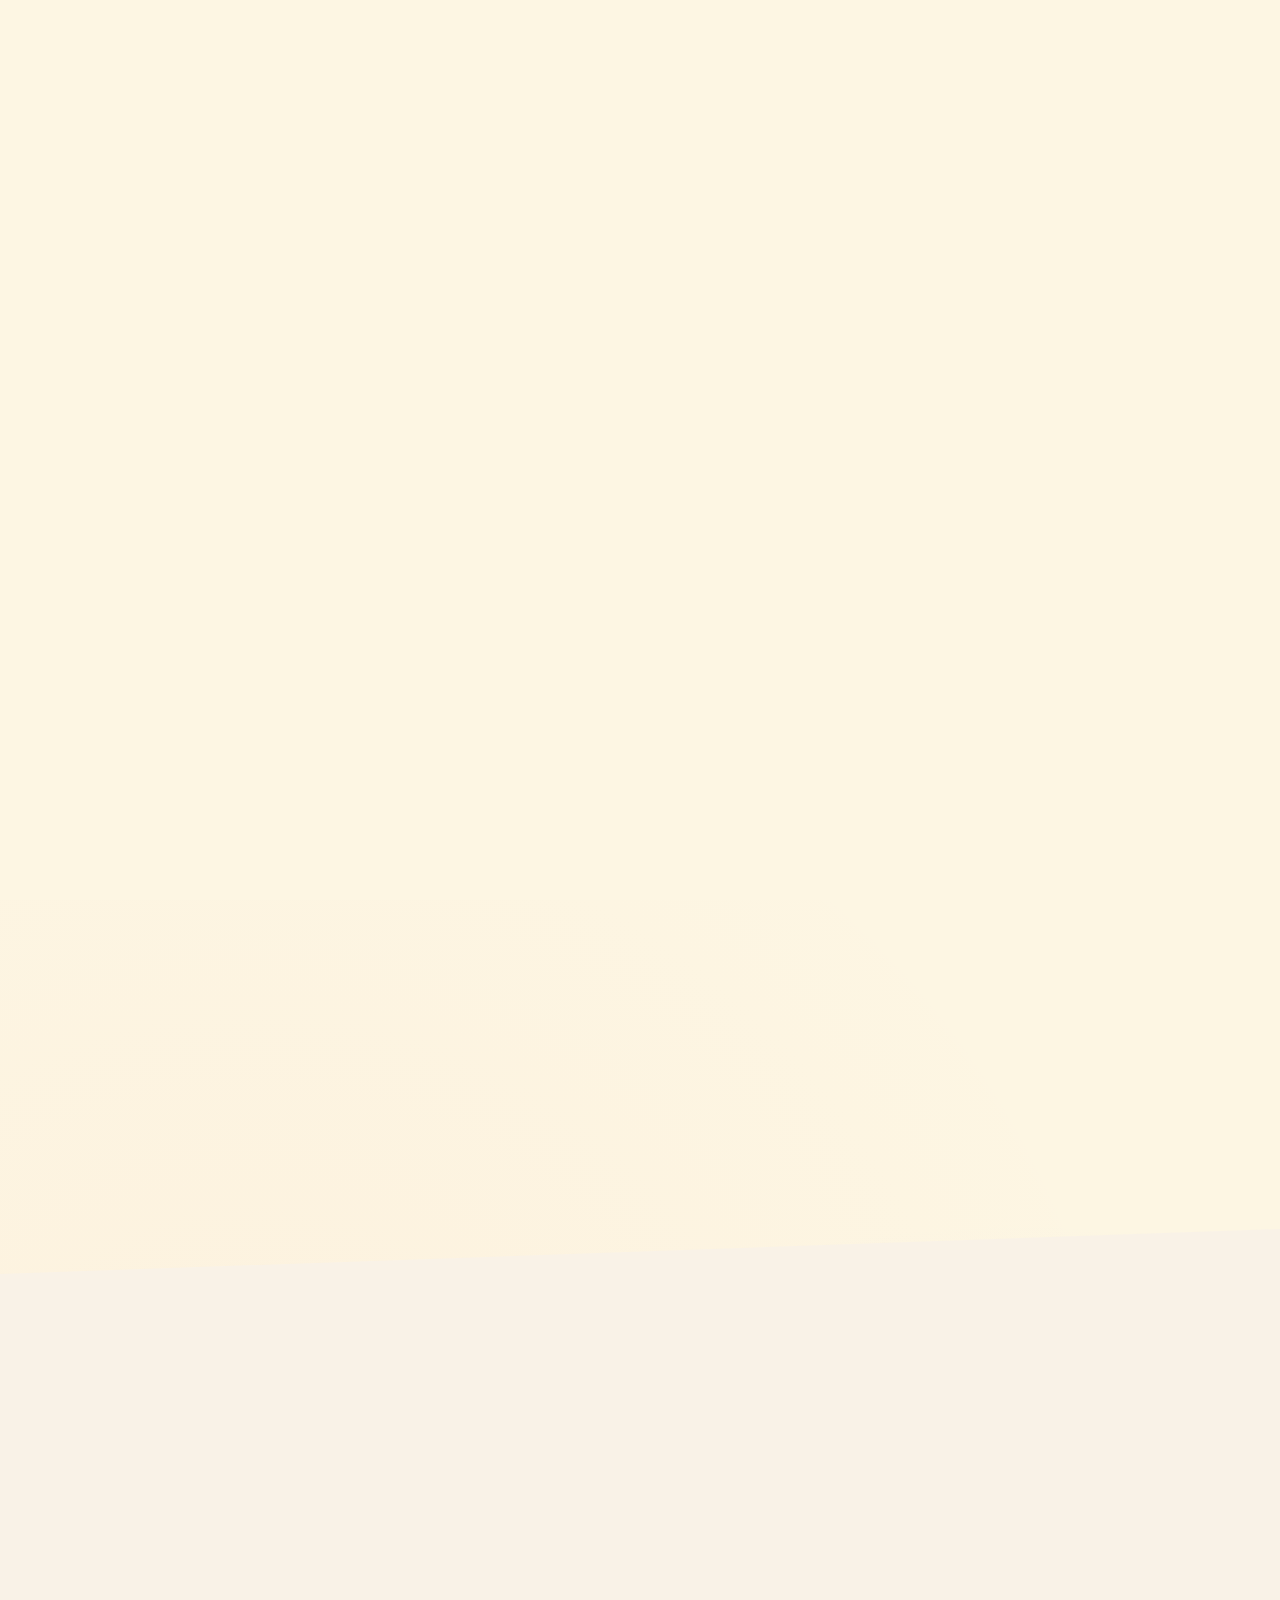
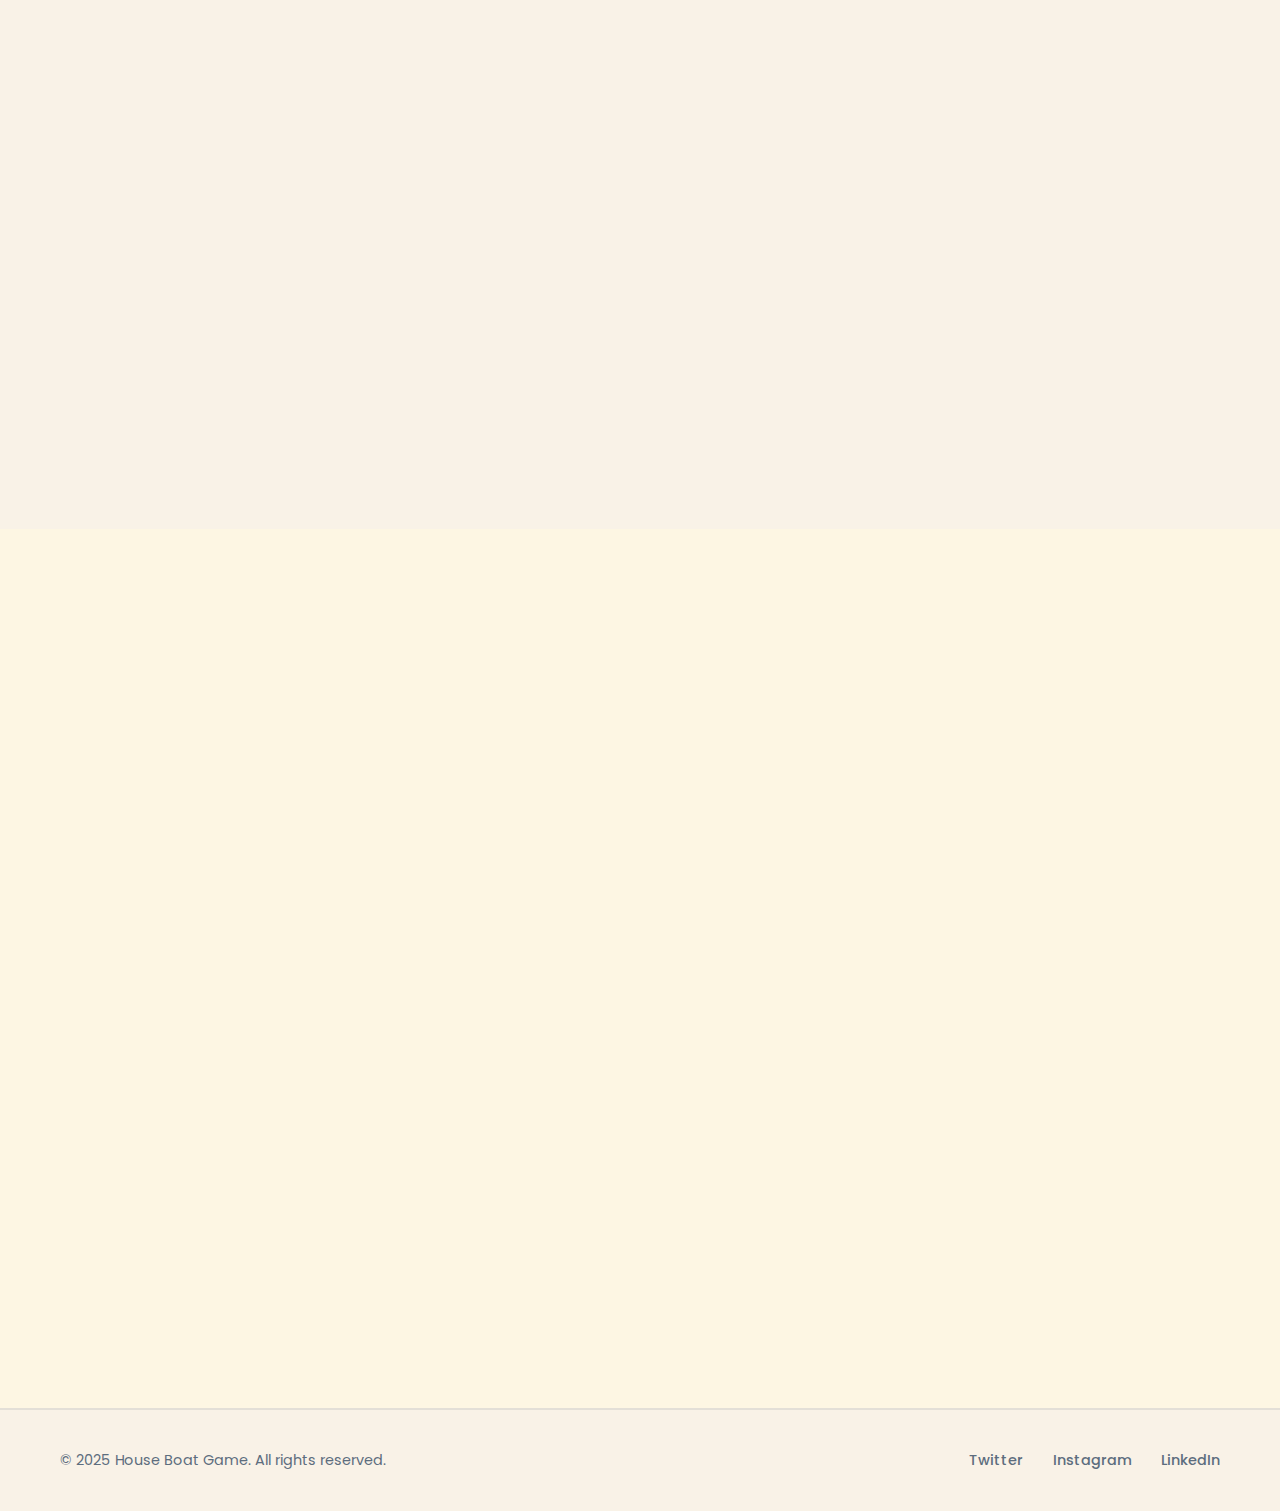
<file: index.html>
<!DOCTYPE html>
<html lang="en">
<head>
    <meta charset="UTF-8">
    <meta name="viewport" content="width=device-width, initial-scale=1.0">
    <title>House Boat Game - Digital Experiences</title>
    <link href="https://fonts.googleapis.com/css2?family=Poppins:wght@200;300;400;500;600;700;800&display=swap" rel="stylesheet">
    <link href="https://fonts.googleapis.com/css2?family=Inter:wght@300;400;500;600;700&display=swap" rel="stylesheet">
    <style>
        * {
            margin: 0;
            padding: 0;
            box-sizing: border-box;
            cursor: none;
        }

        /* Custom Cursor */
        .cursor {
            width: 20px;
            height: 20px;
            border: 2px solid #E85D44;
            border-radius: 50%;
            position: fixed;
            transform: translate(-50%, -50%);
            pointer-events: none;
            transition: all 0.1s ease;
            z-index: 9999;
        }

        .cursor-follower {
            width: 8px;
            height: 8px;
            background: #E85D44;
            border-radius: 50%;
            position: fixed;
            transform: translate(-50%, -50%);
            pointer-events: none;
            transition: all 0.15s ease;
            z-index: 9998;
        }

        .cursor.hover {
            width: 40px;
            height: 40px;
            border-color: #E85D44;
            background: rgba(232, 93, 68, 0.1);
        }

        /* Touch Ripple Effect */
        .touch-ripple {
            position: fixed;
            border-radius: 50%;
            border: 2px solid #E85D44;
            transform: translate(-50%, -50%);
            pointer-events: none;
            animation: ripple 0.6s ease-out;
            z-index: 9999;
        }

        .touch-point {
            position: fixed;
            width: 8px;
            height: 8px;
            border-radius: 50%;
            background: #E85D44;
            transform: translate(-50%, -50%);
            pointer-events: none;
            animation: touchPoint 0.6s ease-out;
            z-index: 10000;
        }

        @keyframes ripple {
            0% {
                width: 20px;
                height: 20px;
                opacity: 0.8;
            }
            100% {
                width: 60px;
                height: 60px;
                opacity: 0;
            }
        }

        @keyframes touchPoint {
            0% {
                transform: translate(-50%, -50%) scale(0);
                opacity: 1;
            }
            50% {
                transform: translate(-50%, -50%) scale(1.5);
                opacity: 1;
            }
            100% {
                transform: translate(-50%, -50%) scale(0);
                opacity: 0;
            }
        }

        body {
            font-family: 'Poppins', -apple-system, BlinkMacSystemFont, 'Segoe UI', Roboto, Helvetica, Arial, sans-serif;
            background: #FDF6E3;
            background-image: 
                radial-gradient(circle at 20% 50%, rgba(232, 93, 68, 0.03) 0%, transparent 50%),
                radial-gradient(circle at 80% 80%, rgba(77, 150, 255, 0.03) 0%, transparent 50%),
                radial-gradient(circle at 40% 80%, rgba(22, 210, 173, 0.03) 0%, transparent 50%);
            color: #2C3E50;
            overflow-x: hidden;
            cursor: none;
        }

        /* Smooth Scrolling */
        html {
            scroll-behavior: smooth;
        }

        /* Loading Screen */
        .loader {
            position: fixed;
            top: 0;
            left: 0;
            width: 100%;
            height: 100%;
            background: #FDF6E3;
            z-index: 10000;
            display: flex;
            align-items: center;
            justify-content: center;
            transition: opacity 1s ease, visibility 1s ease;
        }

        .loader.hide {
            opacity: 0;
            visibility: hidden;
        }

        .loader-text {
            font-size: clamp(2rem, 8vw, 3rem);
            font-weight: 300;
            letter-spacing: 0.2em;
            opacity: 0;
            animation: pulse 2s ease-in-out infinite;
            color: #E85D44;
            text-align: center;
        }

        @keyframes pulse {
            0%, 100% { opacity: 0.2; }
            50% { opacity: 1; }
        }

        /* Navigation */
        nav {
            position: fixed;
            top: 0;
            left: 0;
            width: 100%;
            padding: 30px 60px;
            z-index: 100;
            background: rgba(253, 246, 227, 0.95);
            backdrop-filter: blur(10px);
            opacity: 0;
            transform: translateY(-20px);
            transition: all 0.8s ease;
        }

        nav.visible {
            opacity: 1;
            transform: translateY(0);
        }

        .nav-container {
            display: flex;
            justify-content: space-between;
            align-items: center;
        }

        .logo {
            font-family: 'Inter', sans-serif;
            font-size: 1.8rem;
            font-weight: 500;
            letter-spacing: 0.05em;
            color: #2C3E50;
            cursor: none;
            transition: color 0.3s ease;
        }

        .logo:hover {
            color: #E85D44;
        }

        .nav-links {
            display: flex;
            gap: 40px;
            list-style: none;
        }

        .nav-links a {
            color: #2C3E50;
            text-decoration: none;
            font-size: 0.9rem;
            font-weight: 500;
            letter-spacing: 0.05em;
            transition: all 0.3s ease;
            cursor: none;
            position: relative;
        }

        .nav-links a:hover {
            color: #E85D44;
        }

        .nav-links a::after {
            content: '';
            position: absolute;
            bottom: -5px;
            left: 0;
            width: 0;
            height: 2px;
            background: #E85D44;
            transition: width 0.3s ease;
        }

        .nav-links a:hover::after {
            width: 100%;
        }

        /* Enhanced Particle Background */
        .particles-container {
            position: fixed;
            top: 0;
            left: 0;
            width: 100%;
            height: 100%;
            pointer-events: none;
            z-index: 1;
            overflow: hidden;
        }

        .particle {
            position: absolute;
            border-radius: 50%;
            opacity: 0;
            animation: particleFloat 20s infinite linear;
        }

        .particle.type-1 {
            width: 4px;
            height: 4px;
            background: radial-gradient(circle, rgba(232, 93, 68, 0.7) 0%, transparent 70%);
        }

        .particle.type-2 {
            width: 3px;
            height: 3px;
            background: radial-gradient(circle, rgba(77, 150, 255, 0.6) 0%, transparent 70%);
        }

        .particle.type-3 {
            width: 5px;
            height: 5px;
            background: radial-gradient(circle, rgba(22, 210, 173, 0.5) 0%, transparent 70%);
        }

        @keyframes particleFloat {
            0% {
                transform: translateY(100vh) translateX(0) rotate(0deg);
                opacity: 0;
            }
            10% {
                opacity: 1;
            }
            90% {
                opacity: 1;
            }
            100% {
                transform: translateY(-10vh) translateX(var(--drift-x, 0px)) rotate(360deg);
                opacity: 0;
            }
        }

        /* Projects Section - Main Content */
        .projects {
            padding: 120px 60px 150px;
            position: relative;
            background: #FDF6E3;
            scroll-margin-top: 80px;
            min-height: 100vh;
            opacity: 0;
            transform: translateY(30px);
            transition: all 1.2s ease-out;
        }

        .projects.visible {
            opacity: 1;
            transform: translateY(0);
        }

        .section-header {
            margin-bottom: 80px;
            padding-top: 40px;
        }

        .section-header h2 {
            font-size: 3rem;
            font-weight: 600;
            letter-spacing: -0.02em;
            margin-bottom: 20px;
            color: #2C3E50;
        }

        .section-header p {
            font-size: 1.1rem;
            font-weight: 400;
            color: #5D6D7E;
            max-width: 600px;
        }

        /* Dynamic Bento Grid Layout */
        .icon-collage {
            display: grid;
            grid-template-columns: repeat(12, 1fr);
            grid-auto-rows: 80px;
            gap: 15px;
            max-width: 1400px;
            margin: 0 auto;
            position: relative;
            grid-auto-flow: dense;
        }

        .icon-item {
            position: relative;
            width: 100%;
            height: 100%;
            overflow: hidden;
            border-radius: 20px;
            cursor: none;
            transition: all 0.6s cubic-bezier(0.4, 0, 0.2, 1);
            min-height: 180px;
        }

        /* Add subtle floating animation to items */
        .icon-item:nth-child(odd) {
            animation: floatOdd 8s ease-in-out infinite;
            animation-delay: calc(var(--float-delay, 0s) + 0.5s);
        }

        .icon-item:nth-child(even) {
            animation: floatEven 8s ease-in-out infinite;
            animation-delay: calc(var(--float-delay, 0s) + 1s);
        }

        .icon-item:nth-child(1) { --float-delay: 0s; }
        .icon-item:nth-child(2) { --float-delay: 0.3s; }
        .icon-item:nth-child(3) { --float-delay: 0.6s; }
        .icon-item:nth-child(4) { --float-delay: 0.9s; }
        .icon-item:nth-child(5) { --float-delay: 1.2s; }
        .icon-item:nth-child(6) { --float-delay: 1.5s; }
        .icon-item:nth-child(7) { --float-delay: 1.8s; }
        .icon-item:nth-child(8) { --float-delay: 2.1s; }
        .icon-item:nth-child(9) { --float-delay: 2.4s; }
        .icon-item:nth-child(10) { --float-delay: 2.7s; }
        .icon-item:nth-child(11) { --float-delay: 3s; }
        .icon-item:nth-child(12) { --float-delay: 3.3s; }

        @keyframes floatOdd {
            0%, 100% { transform: translateY(0) scale(1); }
            50% { transform: translateY(-5px) scale(1); }
        }

        @keyframes floatEven {
            0%, 100% { transform: translateY(0) scale(1); }
            50% { transform: translateY(5px) scale(1); }
        }

        /* Dynamic Bento Grid - Square Icons with Varied Sizes */
        /* All icons maintain 1:1 aspect ratio (square) - NO OVERLAP */

        /* Featured item - Large square (5x5) */
        .icon-item:nth-child(1) {
            grid-column: 1 / span 5;
            grid-row: 1 / span 5;
        }

        /* Remaining items - Various square sizes with no overlap */
        .icon-item:nth-child(2) { grid-column: 6 / span 4; grid-row: 1 / span 4; }
        .icon-item:nth-child(3) { grid-column: 10 / span 3; grid-row: 1 / span 3; }
        .icon-item:nth-child(4) { grid-column: 10 / span 3; grid-row: 4 / span 3; }
        .icon-item:nth-child(5) { grid-column: 6 / span 4; grid-row: 5 / span 4; }
        .icon-item:nth-child(6) { grid-column: 1 / span 4; grid-row: 6 / span 4; }
        .icon-item:nth-child(7) { grid-column: 10 / span 3; grid-row: 7 / span 3; }
        .icon-item:nth-child(8) { grid-column: 1 / span 3; grid-row: 10 / span 3; }
        .icon-item:nth-child(9) { grid-column: 4 / span 3; grid-row: 10 / span 3; }
        .icon-item:nth-child(10) { grid-column: 7 / span 3; grid-row: 10 / span 3; }
        .icon-item:nth-child(11) { grid-column: 10 / span 3; grid-row: 10 / span 3; }

        /* For 12+ items, auto-flow as medium squares */
        .icon-item:nth-child(n+12) {
            grid-column: auto / span 3;
            grid-row: auto / span 3;
        }


        .icon-content {
            position: absolute;
            top: 0;
            left: 0;
            width: 100%;
            height: 100%;
            background: transparent;
            transition: all 0.4s cubic-bezier(0.4, 0, 0.2, 1);
            overflow: hidden;
            border-radius: 20px;
            box-shadow: 0 10px 30px rgba(0, 0, 0, 0.15),
                        0 3px 10px rgba(0, 0, 0, 0.1);
        }

        .icon-content::before {
            content: '';
            position: absolute;
            top: 0;
            left: 0;
            width: 100%;
            height: 100%;
            background-color: var(--bg-color, #0a1220);
            z-index: 0;
            transition: opacity 0.4s ease;
        }

        .icon-bg-blur {
            position: absolute;
            top: -10px;
            left: -10px;
            width: calc(100% + 20px);
            height: calc(100% + 20px);
            object-fit: cover;
            filter: blur(8px) brightness(0.3);
            opacity: 0;
            z-index: 1;
            transition: all 0.6s cubic-bezier(0.4, 0, 0.2, 1);
        }

        .icon-item:hover {
            animation-play-state: paused;
            transform: translateY(-8px) scale(1) rotate(0deg);
            z-index: 10;
        }

        .icon-item:hover .icon-bg-blur {
            opacity: 1;
        }

        .icon-item:hover .icon-content::before {
            opacity: 0;
        }

        .icon-item:hover .icon-content {
            box-shadow: 0 20px 50px rgba(0, 0, 0, 0.2), 
                        0 10px 20px rgba(0, 0, 0, 0.15);
        }

        .icon-image {
            position: absolute;
            top: 0;
            left: 0;
            width: 100%;
            height: 100%;
            object-fit: cover;
            transition: all 0.6s cubic-bezier(0.4, 0, 0.2, 1);
        }

        .icon-item:hover .icon-image {
            transform: scale(1.08);
            opacity: 0.3;
        }

        .icon-overlay {
            position: absolute;
            top: 0;
            left: 0;
            width: 100%;
            height: 100%;
            display: flex;
            flex-direction: column;
            align-items: center;
            justify-content: center;
            padding: 20px;
            opacity: 0;
            backdrop-filter: blur(10px);
            background: rgba(0, 0, 0, 0.55);
            transition: all 0.4s cubic-bezier(0.4, 0, 0.2, 1);
            z-index: 2;
        }

        .icon-item:hover .icon-overlay {
            opacity: 1;
        }

        .icon-name {
            font-size: 1.2rem;
            font-weight: 600;
            color: #fff;
            margin-bottom: 8px;
            text-align: center;
            transform: translateY(20px);
            transition: all 0.4s cubic-bezier(0.4, 0, 0.2, 1) 0.1s;
        }

        .icon-item:hover .icon-name {
            transform: translateY(0);
        }

        .icon-desc {
            font-size: 0.85rem;
            font-weight: 400;
            color: rgba(255, 255, 255, 0.8);
            text-align: center;
            margin-bottom: 15px;
            line-height: 1.4;
            transform: translateY(20px);
            opacity: 0;
            transition: all 0.4s cubic-bezier(0.4, 0, 0.2, 1) 0.15s;
            max-width: 90%;
        }

        .icon-item:hover .icon-desc {
            transform: translateY(0);
            opacity: 1;
        }

        /* Show description for all 4 main icons */
        .icon-item .icon-desc {
            display: block;
        }

        /* Larger text for the biggest icon (first one) */
        .icon-item:nth-child(1) .icon-name {
            font-size: 1.8rem;
        }

        /* Medium text for other icons */
        .icon-item:nth-child(2) .icon-name,
        .icon-item:nth-child(3) .icon-name,
        .icon-item:nth-child(4) .icon-name {
            font-size: 1.3rem;
        }

        .icon-links {
            display: flex;
            gap: 12px;
            transform: translateY(20px);
            transition: all 0.4s cubic-bezier(0.4, 0, 0.2, 1) 0.2s;
        }

        .icon-item:hover .icon-links {
            transform: translateY(0);
        }

        /* Adjust overlay padding for 4-icon layout */
        .icon-item:nth-child(1) .icon-overlay {
            padding: 35px;
        }

        .icon-item:nth-child(2) .icon-overlay,
        .icon-item:nth-child(4) .icon-overlay {
            padding: 25px;
        }

        .icon-item:nth-child(3) .icon-overlay {
            padding: 20px;
        }

        .icon-store-link {
            display: flex;
            align-items: center;
            justify-content: center;
            width: 40px;
            height: 40px;
            background: rgba(255, 255, 255, 0.1);
            border: 1px solid rgba(255, 255, 255, 0.3);
            border-radius: 50%;
            color: #fff;
            text-decoration: none;
            transition: all 0.3s ease;
            cursor: none;
        }

        .icon-store-link:hover {
            background: rgba(255, 255, 255, 0.2);
            border-color: #fff;
            transform: scale(1.1);
            box-shadow: 0 5px 20px rgba(255, 255, 255, 0.3);
        }

        .icon-store-link .store-icon {
            width: 20px;
            height: 20px;
            fill: currentColor;
        }

        /* About Section */
        .about {
            padding: 150px 60px;
            display: flex;
            align-items: center;
            min-height: 100vh;
            position: relative;
            background: #F9F2E7;
            clip-path: polygon(0 5%, 100% 0%, 100% 100%, 0% 100%);
            margin-top: -50px;
            padding-top: 200px;
        }

        .about-content {
            max-width: 800px;
            margin: 0 auto;
            text-align: center;
            opacity: 0;
            transform: translateY(50px);
            transition: all 1s ease;
        }

        .about-content.visible {
            opacity: 1;
            transform: translateY(0);
        }

        .about h2 {
            font-size: 3rem;
            font-weight: 600;
            margin-bottom: 40px;
            letter-spacing: -0.02em;
            color: #16D2AD;
        }

        .about p {
            font-size: 1.3rem;
            font-weight: 400;
            line-height: 1.8;
            color: #2C3E50;
        }

        /* Contact Section */
        .contact {
            padding: 150px 60px;
            text-align: center;
            min-height: 60vh;
            display: flex;
            align-items: center;
            justify-content: center;
            background: #FDF6E3;
        }

        .contact-content {
            opacity: 0;
            transform: translateY(50px);
            transition: all 1s ease;
            max-width: 100%;
            width: 100%;
        }

        .contact-content.visible {
            opacity: 1;
            transform: translateY(0);
        }

        .contact h2 {
            font-size: clamp(1.8rem, 5vw, 2.5rem);
            font-weight: 600;
            margin-bottom: 20px;
            color: #2C3E50;
            line-height: 1.2;
        }

        .contact-email {
            font-size: clamp(1.2rem, 4vw, 2rem);
            font-weight: 500;
            color: #4D96FF;
            text-decoration: none;
            position: relative;
            display: inline-block;
            cursor: none;
            transition: color 0.3s ease;
            word-break: break-all;
        }

        .contact-email:hover {
            color: #E94560;
        }

        .contact-email::after {
            content: '';
            position: absolute;
            bottom: -5px;
            left: 0;
            width: 0;
            height: 3px;
            background: #4D96FF;
            transition: all 0.3s ease;
        }

        .contact-email:hover::after {
            width: 100%;
            background: #E94560;
        }

        .services-grid {
            display: grid;
            grid-template-columns: repeat(auto-fit, minmax(250px, 1fr));
            gap: 20px;
            margin-top: 40px;
            max-width: 800px;
            margin-left: auto;
            margin-right: auto;
        }

        .service-box {
            background: rgba(255, 255, 255, 0.1);
            backdrop-filter: blur(10px);
            border: 1px solid rgba(255, 255, 255, 0.2);
            border-radius: 15px;
            padding: 25px 20px;
            text-align: center;
            transition: all 0.3s ease;
            cursor: none;
        }

        .service-box:hover {
            transform: translateY(-5px);
            background: rgba(255, 255, 255, 0.15);
            border-color: #4D96FF;
            box-shadow: 0 10px 30px rgba(77, 150, 255, 0.2);
        }

        .service-icon {
            width: 40px;
            height: 40px;
            margin: 0 auto 15px;
            background: linear-gradient(135deg, #4D96FF, #E85D44);
            border-radius: 50%;
            display: flex;
            align-items: center;
            justify-content: center;
            color: white;
            transition: all 0.3s ease;
        }

        .service-icon svg {
            width: 20px;
            height: 20px;
            fill: currentColor;
        }

        .service-box:hover .service-icon {
            transform: scale(1.1);
        }

        .service-title {
            font-size: 1.1rem;
            font-weight: 600;
            color: #2C3E50;
            margin-bottom: 8px;
        }

        .service-desc {
            font-size: 0.9rem;
            color: #5D6D7E;
            line-height: 1.4;
        }

        /* Footer */
        footer {
            padding: 40px 60px;
            border-top: 2px solid rgba(44, 62, 80, 0.1);
            display: flex;
            justify-content: space-between;
            align-items: center;
            background: #F9F2E7;
        }

        .footer-text {
            color: #5D6D7E;
            font-size: 0.9rem;
            font-weight: 400;
        }

        .social-links {
            display: flex;
            gap: 30px;
        }

        .social-links a {
            color: #5D6D7E;
            text-decoration: none;
            font-size: 0.9rem;
            font-weight: 500;
            transition: color 0.3s ease;
            cursor: none;
        }

        .social-links a:hover {
            color: #E85D44;
        }

        /* Responsive */
        @media (max-width: 1024px) {
            nav {
                padding: 25px 40px;
            }

            .logo {
                font-size: 1.6rem;
            }

            .nav-links {
                gap: 25px;
            }

            .nav-links a {
                font-size: 0.85rem;
            }

            /* Tablet Bento Layout - Square icons in 8 column grid */
            .icon-collage {
                grid-template-columns: repeat(8, 1fr);
                grid-auto-rows: 100px;
                gap: 12px;
            }

            /* All items are perfect squares on tablet */
            .icon-item:nth-child(1) { grid-column: 1 / span 4; grid-row: 1 / span 4; }
            .icon-item:nth-child(2) { grid-column: 5 / span 4; grid-row: 1 / span 4; }
            .icon-item:nth-child(3) { grid-column: 1 / span 3; grid-row: 5 / span 3; }
            .icon-item:nth-child(4) { grid-column: 4 / span 3; grid-row: 5 / span 3; }
            .icon-item:nth-child(5) { grid-column: 7 / span 2; grid-row: 5 / span 2; }
            .icon-item:nth-child(6) { grid-column: 1 / span 3; grid-row: 8 / span 3; }
            .icon-item:nth-child(7) { grid-column: 4 / span 3; grid-row: 8 / span 3; }
            .icon-item:nth-child(8) { grid-column: 7 / span 2; grid-row: 7 / span 2; }
            .icon-item:nth-child(n+9) { grid-column: auto / span 3; grid-row: auto / span 3; }
        }

        @media (max-width: 768px) {
            nav {
                padding: 20px 25px;
            }

            .logo {
                font-size: 1.4rem;
            }

            .nav-links {
                gap: 15px;
            }

            .nav-links a {
                font-size: 0.8rem;
                padding: 5px 8px;
            }

            .projects {
                padding: 100px 25px 120px;
            }

            .section-header h2 {
                font-size: 2.2rem;
            }

            .icon-collage {
                grid-template-columns: repeat(4, 1fr);
                gap: 10px;
                grid-auto-rows: minmax(120px, 1fr);
            }
            
            .icon-collage {
                display: flex;
                flex-direction: column;
                gap: 15px;
                max-width: 300px;
                margin: 0 auto;
            }

            .icon-item {
                width: 100%;
                height: 0;
                padding-bottom: 100%;
                position: relative;
                grid-column: unset !important;
                grid-row: unset !important;
            }
            
            .icon-item .icon-desc {
                display: block !important;
                font-size: 0.75rem;
            }
            
            .icon-item .icon-name {
                font-size: 1rem !important;
            }
            
            .icon-overlay {
                padding: 15px !important;
            }

            .about,
            .contact {
                padding: 80px 25px;
            }

            .about h2 {
                font-size: 2.2rem;
            }

            .about p {
                font-size: 1.1rem;
            }

            footer {
                flex-direction: column;
                gap: 20px;
                text-align: center;
                padding: 30px 25px;
            }
        }

        @media (max-width: 480px) {
            nav {
                padding: 15px 20px;
            }

            .logo {
                font-size: 1.2rem;
            }

            .nav-links {
                gap: 10px;
            }

            .nav-links a {
                font-size: 0.75rem;
                padding: 4px 6px;
            }

            .projects {
                padding: 80px 20px 100px;
            }

            .section-header h2 {
                font-size: 1.8rem;
            }

            .section-header p {
                font-size: 1rem;
            }

            .icon-collage {
                display: flex;
                flex-direction: column;
                gap: 12px;
                max-width: 280px;
                margin: 0 auto;
            }

            .icon-item {
                width: 100%;
                height: 0;
                padding-bottom: 100%;
                position: relative;
                grid-column: unset !important;
                grid-row: unset !important;
            }
            
            .icon-store-link {
                width: 35px;
                height: 35px;
            }
            
            .icon-desc {
                display: none !important;
            }

            .about,
            .contact {
                padding: 60px 20px;
            }

            .about h2 {
                font-size: 1.8rem;
            }

            .about p {
                font-size: 1rem;
                line-height: 1.6;
            }

            .contact h2 {
                margin-bottom: 15px;
            }

            .contact-email {
                font-size: 1rem !important;
                word-break: break-word;
            }

            .services-grid {
                grid-template-columns: 1fr;
                gap: 15px;
                margin-top: 30px;
            }

            .service-box {
                padding: 20px 15px;
            }

            footer {
                padding: 25px 20px;
            }

            .footer-text,
            .social-links a {
                font-size: 0.8rem;
            }
        }

        @media (max-width: 360px) {
            .nav-links a {
                font-size: 0.7rem;
                padding: 3px 4px;
            }

            .logo {
                font-size: 1.1rem;
            }

            .contact-email {
                font-size: 0.9rem !important;
            }
        }

        /* Touch Device Detection */
        @media (hover: none) and (pointer: coarse) {
            .cursor,
            .cursor-follower {
                display: none;
            }
            
            * {
                cursor: auto !important;
            }

            .icon-store-link {
                cursor: pointer !important;
            }
        }
    </style>
</head>
<body>
    <!-- Custom Cursor -->
    <div class="cursor"></div>
    <div class="cursor-follower"></div>

    <!-- Enhanced Particle System -->
    <div class="particles-container" id="particlesContainer"></div>

    <!-- Loading Screen -->
    <div class="loader">
        <div class="loader-text">HBG</div>
    </div>

    <!-- Navigation -->
    <nav id="nav">
        <div class="nav-container">
            <div class="logo" id="logo">HBG</div>
            <ul class="nav-links">
                <li><a href="#projects">Games</a></li>
                <li><a href="#about">About</a></li>
                <li><a href="#contact">Contact</a></li>
            </ul>
        </div>
    </nav>

    <!-- Projects Section -->
    <section class="projects" id="projects">
        <div class="section-header">
            <h2>Featured Projects</h2>
            <p>Crafting immersive experiences that blur the line between reality and imagination.</p>
        </div>
        <div class="icon-collage" id="iconCollage">
            <!-- Icons will be dynamically inserted here -->
        </div>
    </section>

    <!-- About Section -->
    <section class="about" id="about">
        <div class="about-content">
            <h2>About House Boat Game</h2>
            <p>Hi, I'm Lakshay Mothwal, creator of House Boat Game. I'm passionate about crafting games that entertain while teaching valuable skills and concepts. My vision is to create engaging interactive experiences where players learn, grow, and discover new perspectives through gameplay.</p>
        </div>
    </section>

    <!-- Contact Section -->
    <section class="contact" id="contact">
        <div class="contact-content">
            <h2>Let's create something extraordinary</h2>
            <a href="mailto:houseboatgame@gmail.com" class="contact-email">houseboatgame@gmail.com</a>

            <div class="services-grid">
                <div class="service-box">
                    <div class="service-icon">
                        <svg viewBox="0 0 24 24">
                            <path d="M21 6H3c-1.1 0-2 .9-2 2v8c0 1.1.9 2 2 2h18c1.1 0 2-.9 2-2V8c0-1.1-.9-2-2-2zM11 13H9v2H7v-2H5v-2h2V9h2v2h2v2zm3.5 1c-.83 0-1.5-.67-1.5-1.5s.67-1.5 1.5-1.5 1.5.67 1.5 1.5-.67 1.5-1.5 1.5zm3-3c-.83 0-1.5-.67-1.5-1.5S16.67 9 17.5 9s1.5.67 1.5 1.5-.67 1.5-1.5 1.5z"/>
                        </svg>
                    </div>
                    <h3 class="service-title">Buy My Games</h3>
                    <p class="service-desc">Discover engaging educational games designed to entertain and teach</p>
                </div>

                <div class="service-box">
                    <div class="service-icon">
                        <svg viewBox="0 0 24 24">
                            <path d="M20 18c1.1 0 1.99-.9 1.99-2L22 6c0-1.1-.9-2-2-2H4c-1.1 0-2 .9-2 2v10c0 1.1.9 2 2 2H0v2h24v-2h-4zM4 6h16v10H4V6z"/>
                        </svg>
                    </div>
                    <h3 class="service-title">Website Development</h3>
                    <p class="service-desc">Custom web solutions built with modern technologies and clean design</p>
                </div>

                <div class="service-box">
                    <div class="service-icon">
                        <svg viewBox="0 0 24 24">
                            <path d="M3 17.25V21h3.75L17.81 9.94l-3.75-3.75L3 17.25zM20.71 7.04c.39-.39.39-1.02 0-1.41l-2.34-2.34c-.39-.39-1.02-.39-1.41 0l-1.83 1.83 3.75 3.75 1.83-1.83z"/>
                        </svg>
                    </div>
                    <h3 class="service-title">Content Writing</h3>
                    <p class="service-desc">Compelling content that engages your audience and tells your story</p>
                </div>

                <div class="service-box">
                    <div class="service-icon">
                        <svg viewBox="0 0 24 24">
                            <path d="M21 6H3c-1.1 0-2 .9-2 2v8c0 1.1.9 2 2 2h18c1.1 0 2-.9 2-2V8c0-1.1-.9-2-2-2zM11 13H9v2H7v-2H5v-2h2V9h2v2h2v2zm3.5 1c-.83 0-1.5-.67-1.5-1.5s.67-1.5 1.5-1.5 1.5.67 1.5 1.5-.67 1.5-1.5 1.5zm3-3c-.83 0-1.5-.67-1.5-1.5S16.67 9 17.5 9s1.5.67 1.5 1.5-.67 1.5-1.5 1.5z"/>
                        </svg>
                    </div>
                    <h3 class="service-title">Game Collaboration</h3>
                    <p class="service-desc">Let's work together to bring your game ideas to life</p>
                </div>
                 <div class="service-box">
                    <div class="service-icon">
                        <svg viewBox="0 0 24 24">
                            <path d="M21 6H3c-1.1 0-2 .9-2 2v8c0 1.1.9 2 2 2h18c1.1 0 2-.9 2-2V8c0-1.1-.9-2-2-2zM11 13H9v2H7v-2H5v-2h2V9h2v2h2v2zm3.5 1c-.83 0-1.5-.67-1.5-1.5s.67-1.5 1.5-1.5 1.5.67 1.5 1.5-.67 1.5-1.5 1.5zm3-3c-.83 0-1.5-.67-1.5-1.5S16.67 9 17.5 9s1.5.67 1.5 1.5-.67 1.5-1.5 1.5z"/>
                        </svg>
                    </div>
                    <h3 class="service-title">Quick Prototype</h3>
                    <p class="service-desc">I am open to new experiences</p>
                </div>
            </div>
        </div>
    </section>

    <!-- Footer -->
    <footer>
        <div class="footer-text">© 2025 House Boat Game. All rights reserved.</div>
        <div class="social-links">
            <a href="https://x.com/Lakshay_mothwal">Twitter</a>
            <a href="https://www.instagram.com/Lakshay_mothwal/">Instagram</a>
            <a href="https://in.linkedin.com/in/lakshay-mothwal-b6210b198">LinkedIn</a>
        </div>
    </footer>

    <script>
        // ============= PROJECT DATA =============
        const projects = [
            {
                name: "Letro",
                description: "Crosswords made simple. (Coming Soon)",
                image: "images/letro.png",
                bgColor: "#FF6B6B",
                links: {
                    crazyGame: "https://www.crazygames.com/game/letro"
                }
            },
            {
                name: "Simple Words Pro",
                description: "Relaxing word game that’s as beautiful as it is brainy.",
                image: "images/simple-words-pro.png",
                bgColor: "#4D96FF",
                links: {
                    playStore: "https://play.google.com/store/apps/details?id=com.HBG.SimpleWords.Paid",
                    crazyGame: "https://www.crazygames.com/game/simple-words"
                }
            },
            {
                name: "Slidy",
                description: "Pure, authentic, and relaxing color game.",
                image: "images/slidy.png",
                bgColor: "#FFFFFF",
                links: {
                    crazyGame: "https://www.crazygames.com/game/slidy"
                }
            },
            {
                name: "Hexa Quest",
                description: "Clean and beautifully designed block puzzle game.",
                image: "images/hexa-quest.png",
                bgColor: "#6BCB77",
                links: {
                    playStore: "https://play.google.com/store/apps/details?id=com.BlockPuzzleGame.HexaQuest1"
                }
            },
            {
                name: "Crossword - Wonderer",
                description: "Ultimate crossword puzzle game.",
                image: "images/crossword-wonderer.png",
                bgColor: "#A06CD5",
                links: {
                    playStore: "https://play.google.com/store/apps/details?id=com.WordConnect.Crossword.Wonderer2"
                }
            }
        ];

        // SVG Icons for App Store and Play Store
        const appStoreIcon = `<svg class="store-icon" fill="currentColor" viewBox="0 0 24 24">
            <path d="M18.71 19.5C17.88 20.74 17 21.95 15.66 21.97C14.32 22 13.89 21.2 12.37 21.2C10.84 21.2 10.37 21.95 9.09997 22C7.78997 22.05 6.79997 20.68 5.95997 19.47C4.24997 17 2.93997 12.45 4.69997 9.39C5.56997 7.87 7.12997 6.91 8.81997 6.88C10.1 6.86 11.32 7.75 12.11 7.75C12.89 7.75 14.37 6.68 15.92 6.84C16.57 6.87 18.39 7.1 19.56 8.82C19.47 8.88 17.39 10.1 17.41 12.63C17.44 15.65 20.06 16.66 20.09 16.67C20.06 16.74 19.67 18.11 18.71 19.5ZM13 3.5C13.73 2.67 14.94 2.04 15.94 2C16.07 3.17 15.6 4.35 14.9 5.19C14.21 6.04 13.07 6.7 11.95 6.61C11.8 5.46 12.36 4.26 13 3.5Z"/>
        </svg>`;

        const playStoreIcon = `<svg class="store-icon" fill="currentColor" viewBox="0 0 24 24">
            <path d="M3,20.5V3.5C3,2.91 3.34,2.39 3.84,2.15L13.69,12L3.84,21.85C3.34,21.6 3,21.09 3,20.5M16.81,15.12L6.05,21.34L14.54,12.85L16.81,15.12M20.16,10.81C20.5,11.08 20.75,11.5 20.75,12C20.75,12.5 20.53,12.9 20.18,13.18L17.89,14.5L15.39,12L17.89,9.5L20.16,10.81M6.05,2.66L16.81,8.88L14.54,11.15L6.05,2.66Z"/>
        </svg>`;

        const crazyGameIcon = `<img src="images/Crazy-games.png" alt="Crazy Games" class="store-icon">`;

        // Enhanced Particle System
        function createParticles() {
            const particlesContainer = document.getElementById('particlesContainer');
            const particleCount = 50;
            
            for (let i = 0; i < particleCount; i++) {
                const particle = document.createElement('div');
                particle.className = `particle type-${Math.floor(Math.random() * 3) + 1}`;
                
                particle.style.left = Math.random() * 100 + '%';
                
                const duration = 15 + Math.random() * 10;
                const delay = Math.random() * 20;
                const drift = (Math.random() - 0.5) * 200;
                
                particle.style.setProperty('--drift-x', drift + 'px');
                particle.style.animationDuration = duration + 's';
                particle.style.animationDelay = delay + 's';
                
                particlesContainer.appendChild(particle);
            }
        }

        // Simple Animation Sequence
        function startAnimationSequence() {
            const nav = document.getElementById('nav');
            const projectsSection = document.getElementById('projects');
            
            // Show navigation and projects immediately after loader
            setTimeout(() => {
                nav.classList.add('visible');
                projectsSection.classList.add('visible');
            }, 1200);
        }

        // Function to generate icon collage
        function generateIconCollage() {
            const iconCollage = document.getElementById('iconCollage');
            
            projects.forEach((project, index) => {
                const iconItem = document.createElement('div');
                iconItem.className = 'icon-item';
                
                let storeLinksHTML = '';
                if (project.links.appStore) {
                    storeLinksHTML += `
                        <a href="${project.links.appStore}" target="_blank" class="icon-store-link" title="App Store">
                            ${appStoreIcon}
                        </a>
                    `;
                }
                if (project.links.playStore) {
                    storeLinksHTML += `
                        <a href="${project.links.playStore}" target="_blank" class="icon-store-link" title="Play Store">
                            ${playStoreIcon}
                        </a>
                    `;
                }
                if (project.links.crazyGame) {
                    storeLinksHTML += `
                        <a href="${project.links.crazyGame}" target="_blank" class="icon-store-link" title="Crazy Games">
                            ${crazyGameIcon}
                        </a>
                    `;
                }
                
                iconItem.innerHTML = `
                    <div class="icon-content" style="--bg-color: ${project.bgColor || '#0a1220'};">
                        ${project.image ? `<img src="${project.image}" alt="${project.name}" class="icon-bg-blur">` : ''}
                        ${project.image ? `<img src="${project.image}" alt="${project.name}" class="icon-image">` : ''}
                        <div class="icon-overlay">
                            <h3 class="icon-name">${project.name}</h3>
                            <p class="icon-desc">${project.description}</p>
                            <div class="icon-links">
                                ${storeLinksHTML}
                            </div>
                        </div>
                    </div>
                `;
                
                iconCollage.appendChild(iconItem);
            });
        }

        // Scroll to top function
        function scrollToTop() {
            window.scrollTo({
                top: 0,
                behavior: 'smooth'
            });
        }

        // Touch Ripple Effect
        function createRipple(x, y, isInteractive = false) {
            const ripple = document.createElement('div');
            ripple.className = 'touch-ripple';
            ripple.style.left = x + 'px';
            ripple.style.top = y + 'px';
            if (isInteractive) {
                ripple.style.borderColor = '#E85D44';
                ripple.style.borderWidth = '3px';
            }
            document.body.appendChild(ripple);
            
            const point = document.createElement('div');
            point.className = 'touch-point';
            point.style.left = x + 'px';
            point.style.top = y + 'px';
            document.body.appendChild(point);
            
            setTimeout(() => {
                ripple.remove();
                point.remove();
            }, 600);
        }

        // Event Listeners
        document.addEventListener('touchstart', (e) => {
            const target = e.target;
            const isInteractive = target.matches('a, button, .icon-item, .icon-store-link') || 
                                 target.closest('a, button, .icon-item, .icon-store-link');
            
            for (let i = 0; i < e.touches.length; i++) {
                const touch = e.touches[i];
                createRipple(touch.clientX, touch.clientY, isInteractive);
            }
        }, { passive: true });

        // Custom Cursor
        const cursor = document.querySelector('.cursor');
        const cursorFollower = document.querySelector('.cursor-follower');

        document.addEventListener('mousemove', (e) => {
            cursor.style.left = e.clientX + 'px';
            cursor.style.top = e.clientY + 'px';

            setTimeout(() => {
                cursorFollower.style.left = e.clientX + 'px';
                cursorFollower.style.top = e.clientY + 'px';
            }, 50);
        });

        document.addEventListener('mouseover', (e) => {
            if (e.target.matches('a, .icon-item, .logo') || e.target.closest('a, .icon-item, .logo')) {
                cursor.classList.add('hover');
            }
        });
        
        document.addEventListener('mouseout', (e) => {
            if (e.target.matches('a, .icon-item, .logo') || e.target.closest('a, .icon-item, .logo')) {
                cursor.classList.remove('hover');
            }
        });

        // Logo click to scroll to top
        document.getElementById('logo').addEventListener('click', scrollToTop);

        // Initialize everything when page loads
        window.addEventListener('load', () => {
            setTimeout(() => {
                document.querySelector('.loader').classList.add('hide');
            }, 1000);
            
            generateIconCollage();
            createParticles();
            startAnimationSequence();
        });

        // Intersection Observer for scroll animations
        const observerOptions = {
            threshold: 0.1,
            rootMargin: '0px 0px -100px 0px'
        };

        const observer = new IntersectionObserver((entries) => {
            entries.forEach(entry => {
                if (entry.isIntersecting) {
                    entry.target.classList.add('visible');
                }
            });
        }, observerOptions);

        setTimeout(() => {
            document.querySelectorAll('.about-content, .contact-content').forEach(el => {
                observer.observe(el);
            });
        }, 100);

        // Smooth scroll for navigation
        document.querySelectorAll('nav a').forEach(anchor => {
            anchor.addEventListener('click', function (e) {
                e.preventDefault();
                const targetId = this.getAttribute('href');
                const targetSection = document.querySelector(targetId);
                if (targetSection) {
                    targetSection.scrollIntoView({ behavior: 'smooth' });
                }
            });
        });

        // Scroll-based effects
        window.addEventListener('scroll', () => {
            const scrolled = window.pageYOffset;
            const nav = document.querySelector('nav');
            
            if (scrolled > 300) {
                nav.style.boxShadow = '0 2px 20px rgba(0, 0, 0, 0.1)';
            } else {
                nav.style.boxShadow = 'none';
            }
        });
    </script>
</body>
</html>
</file>
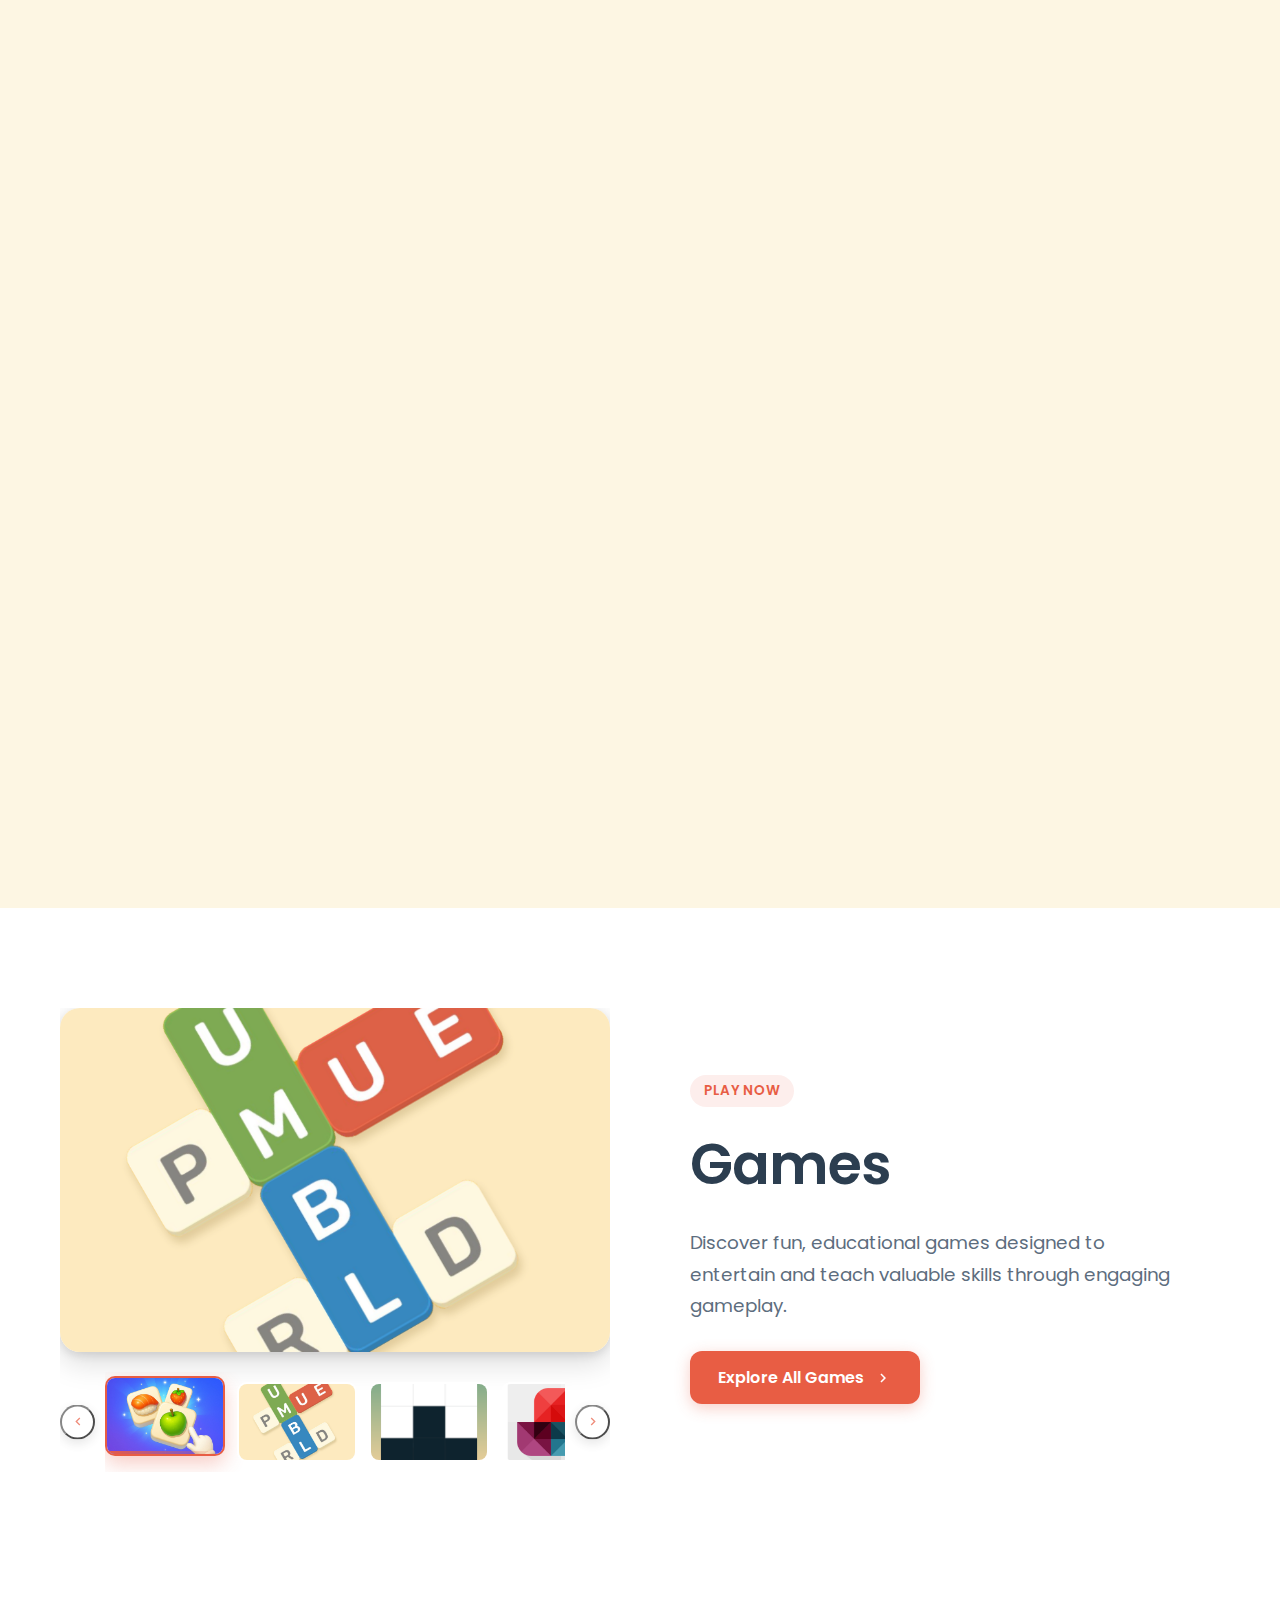
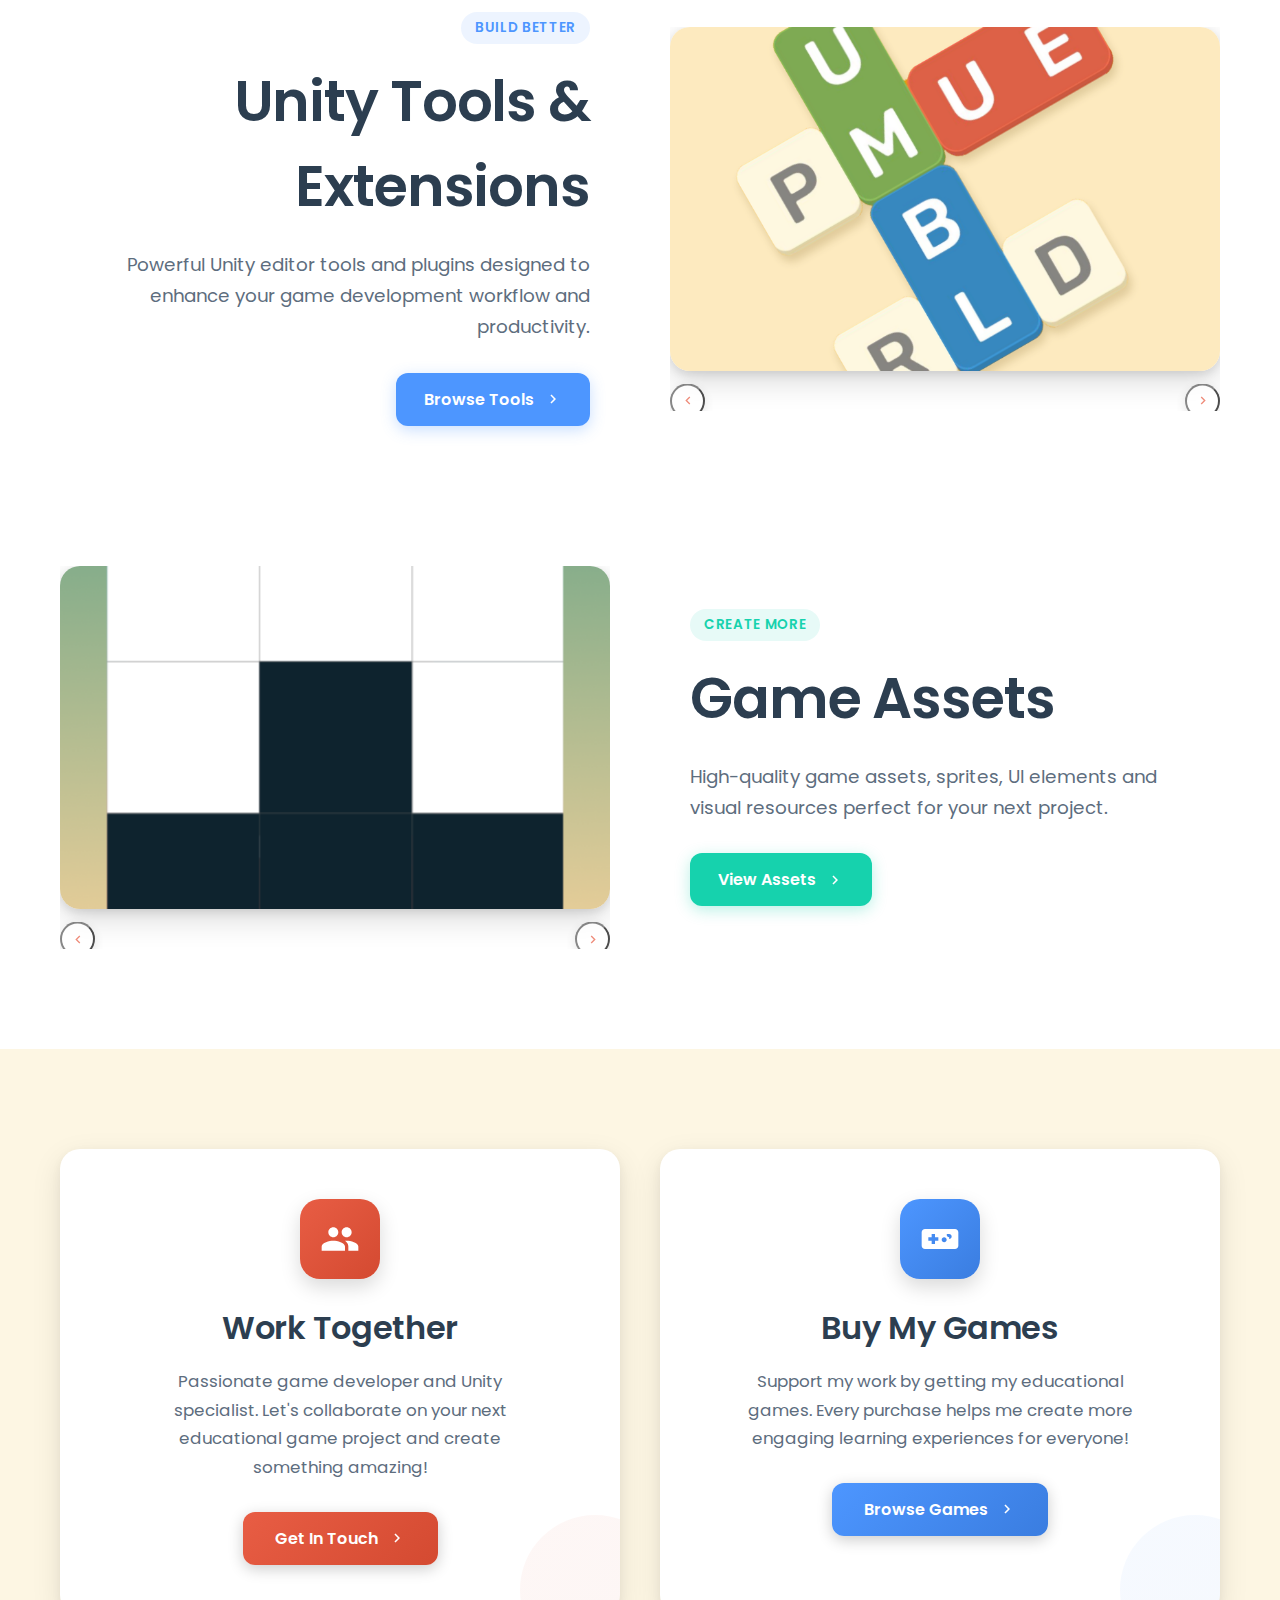
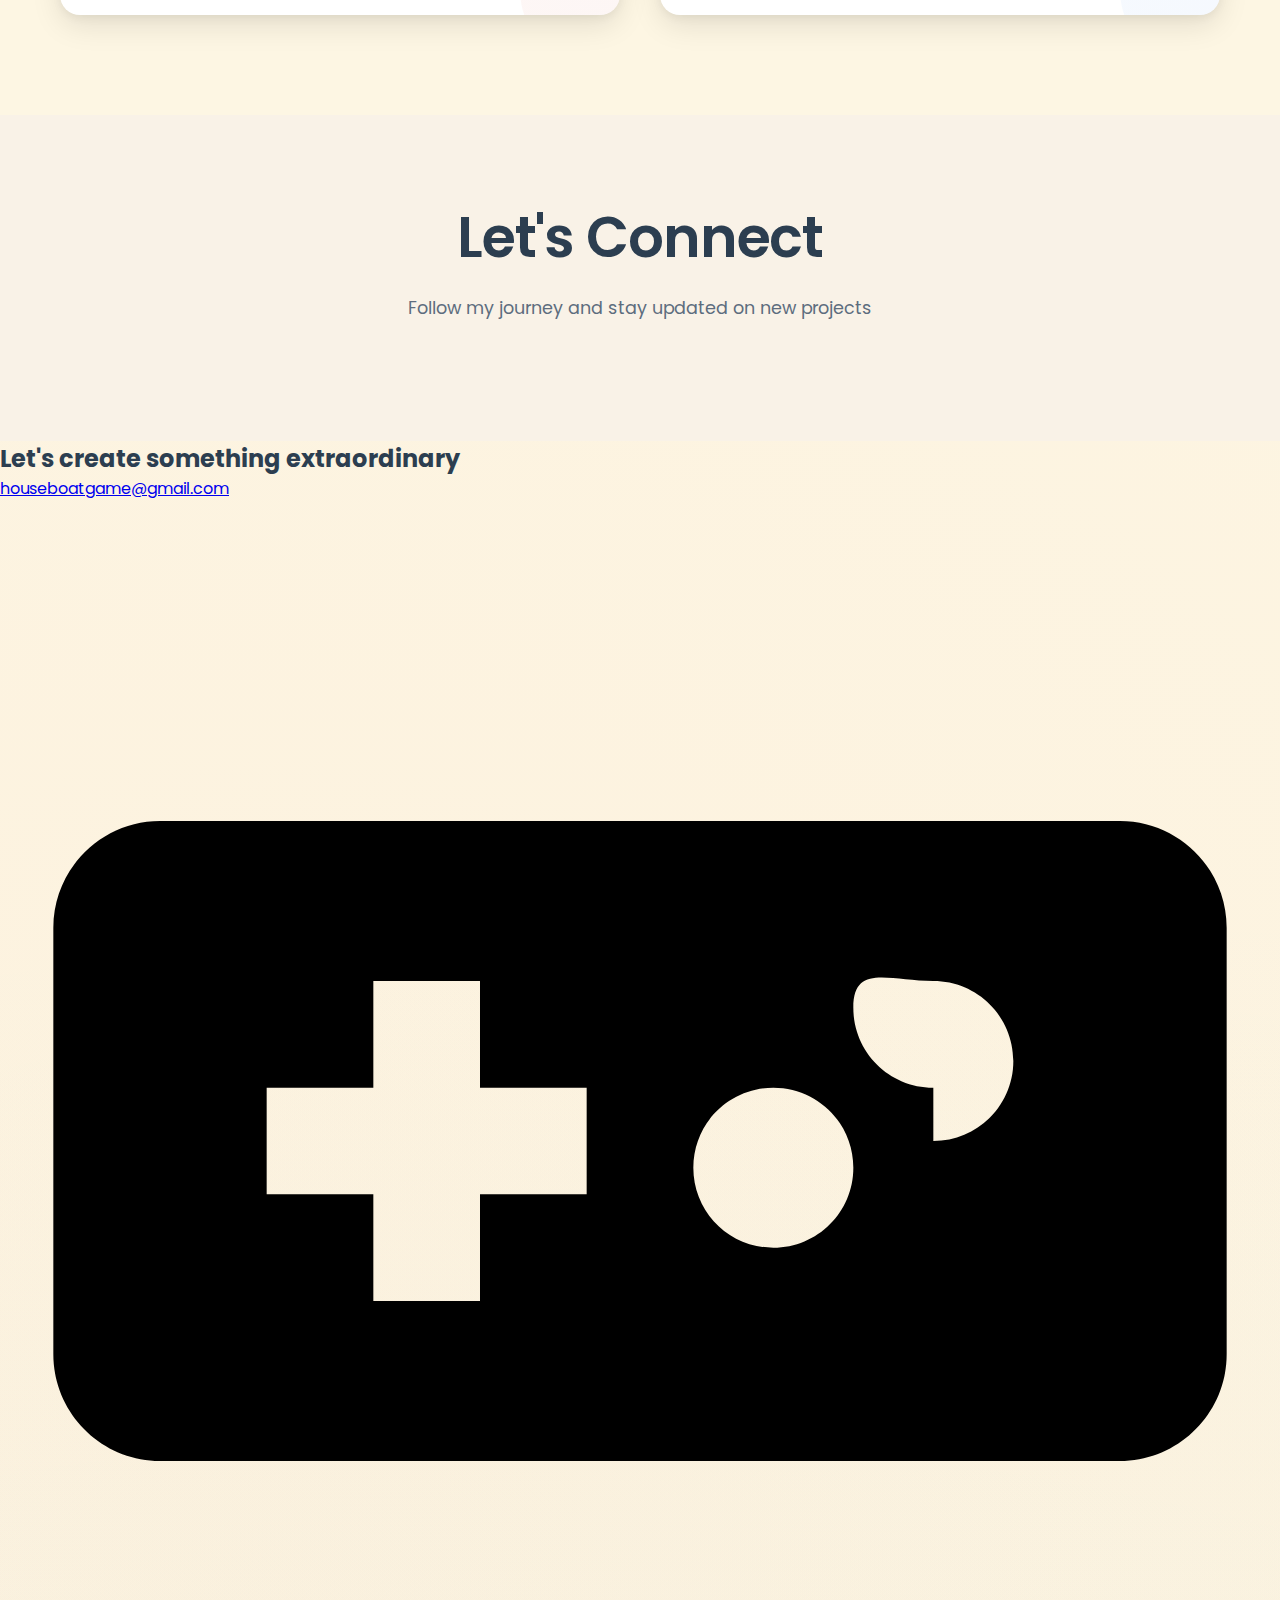
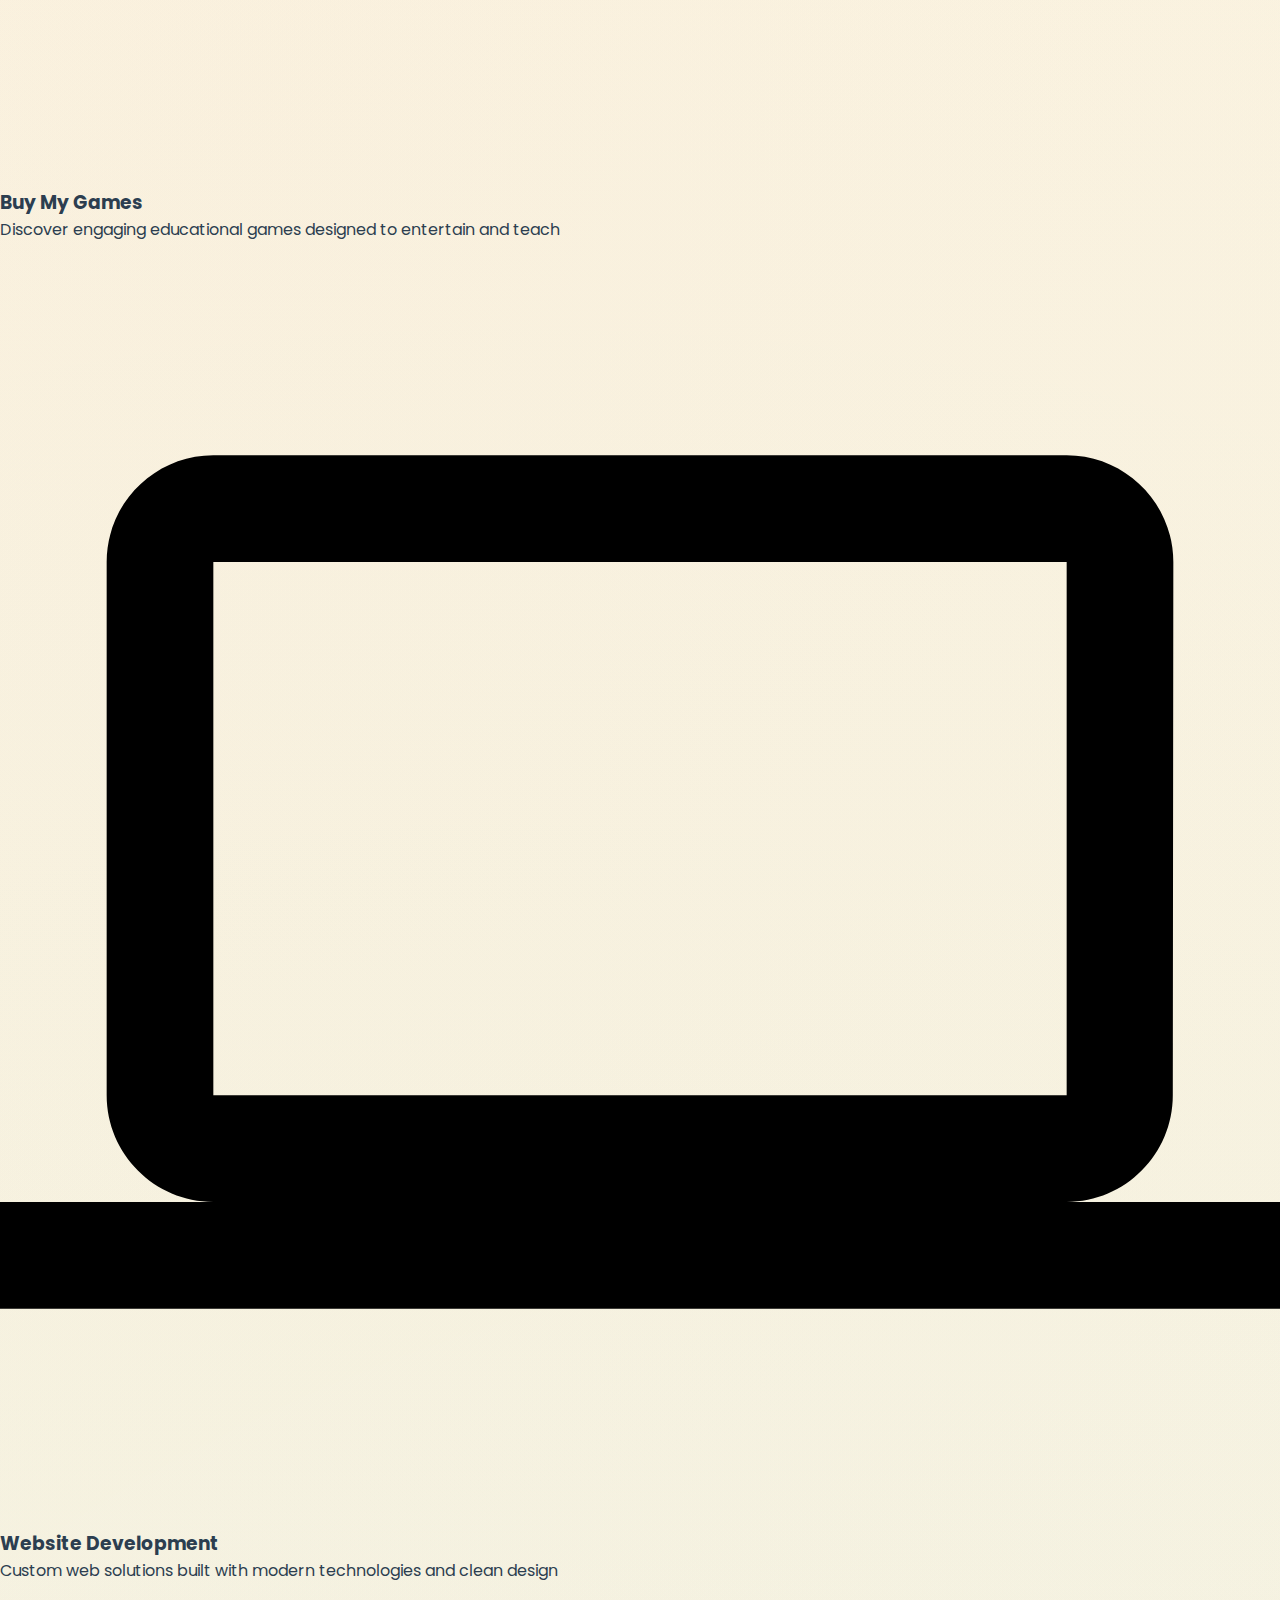
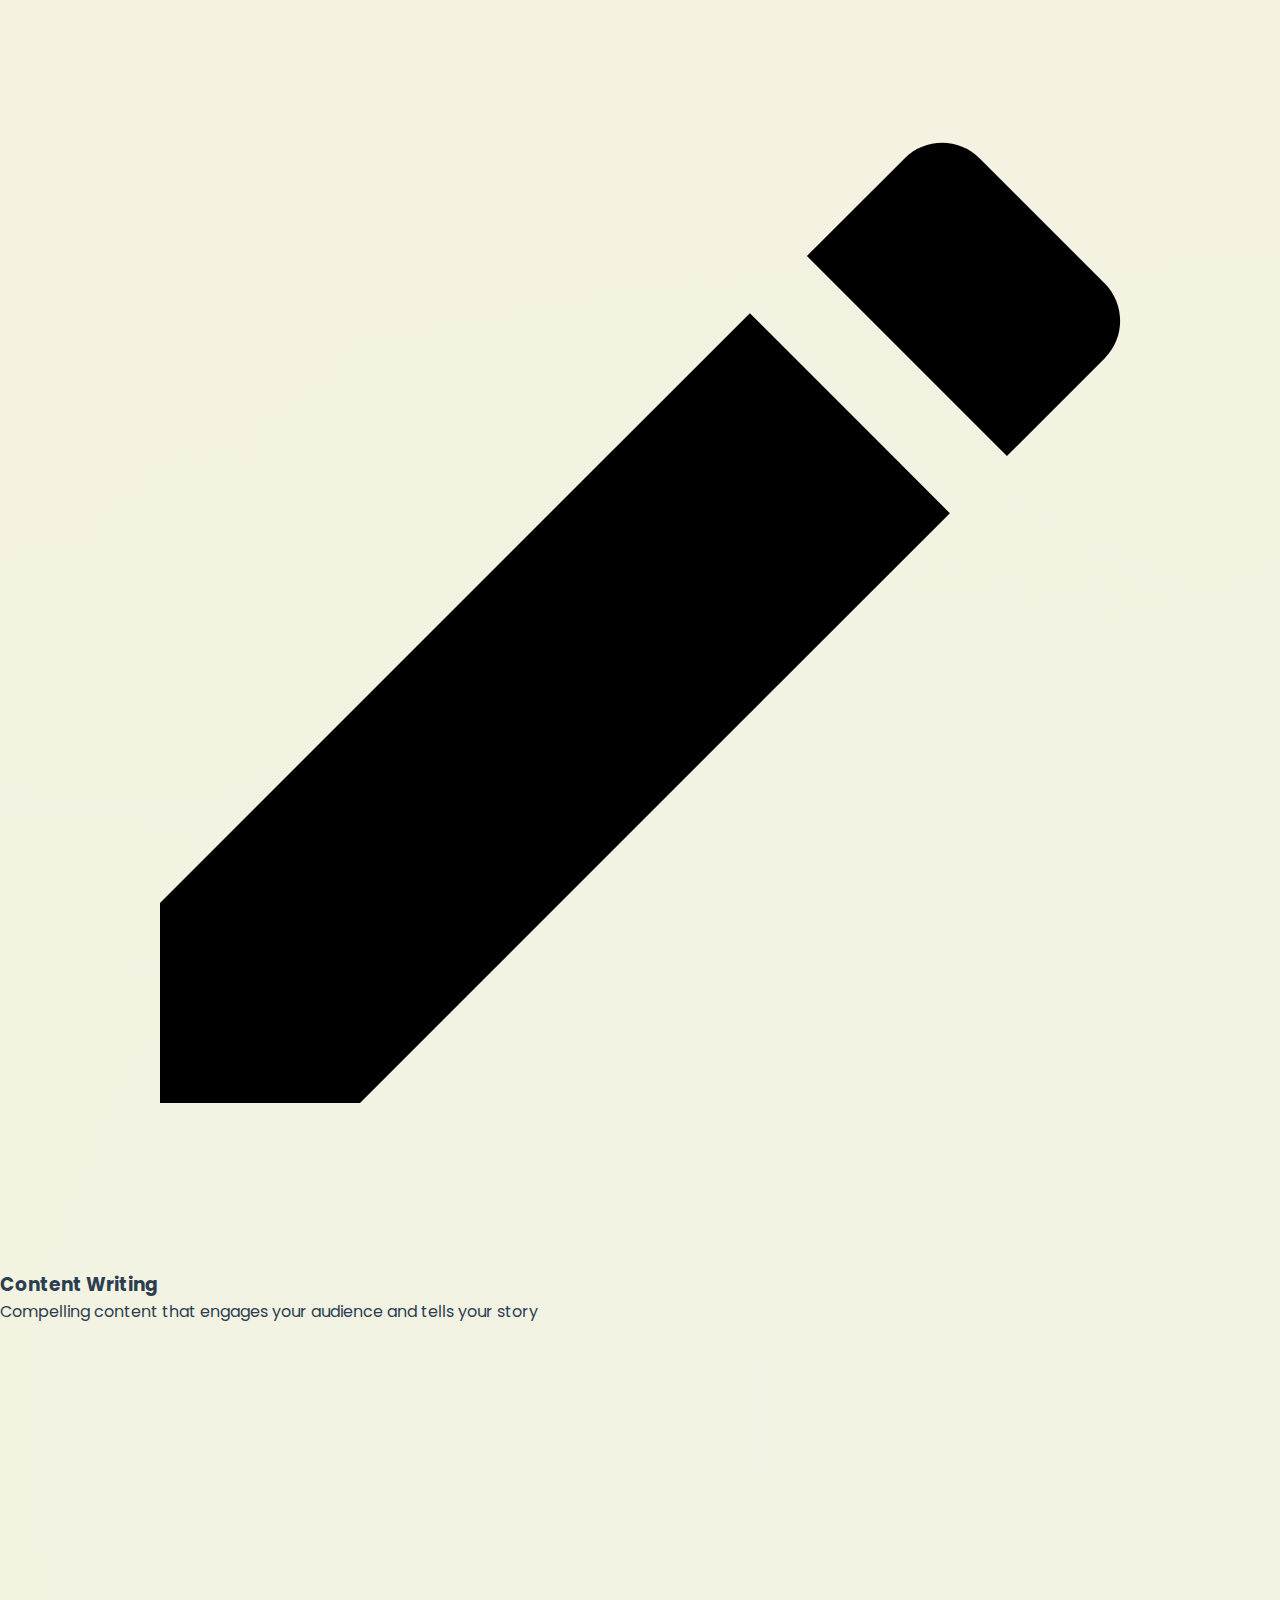
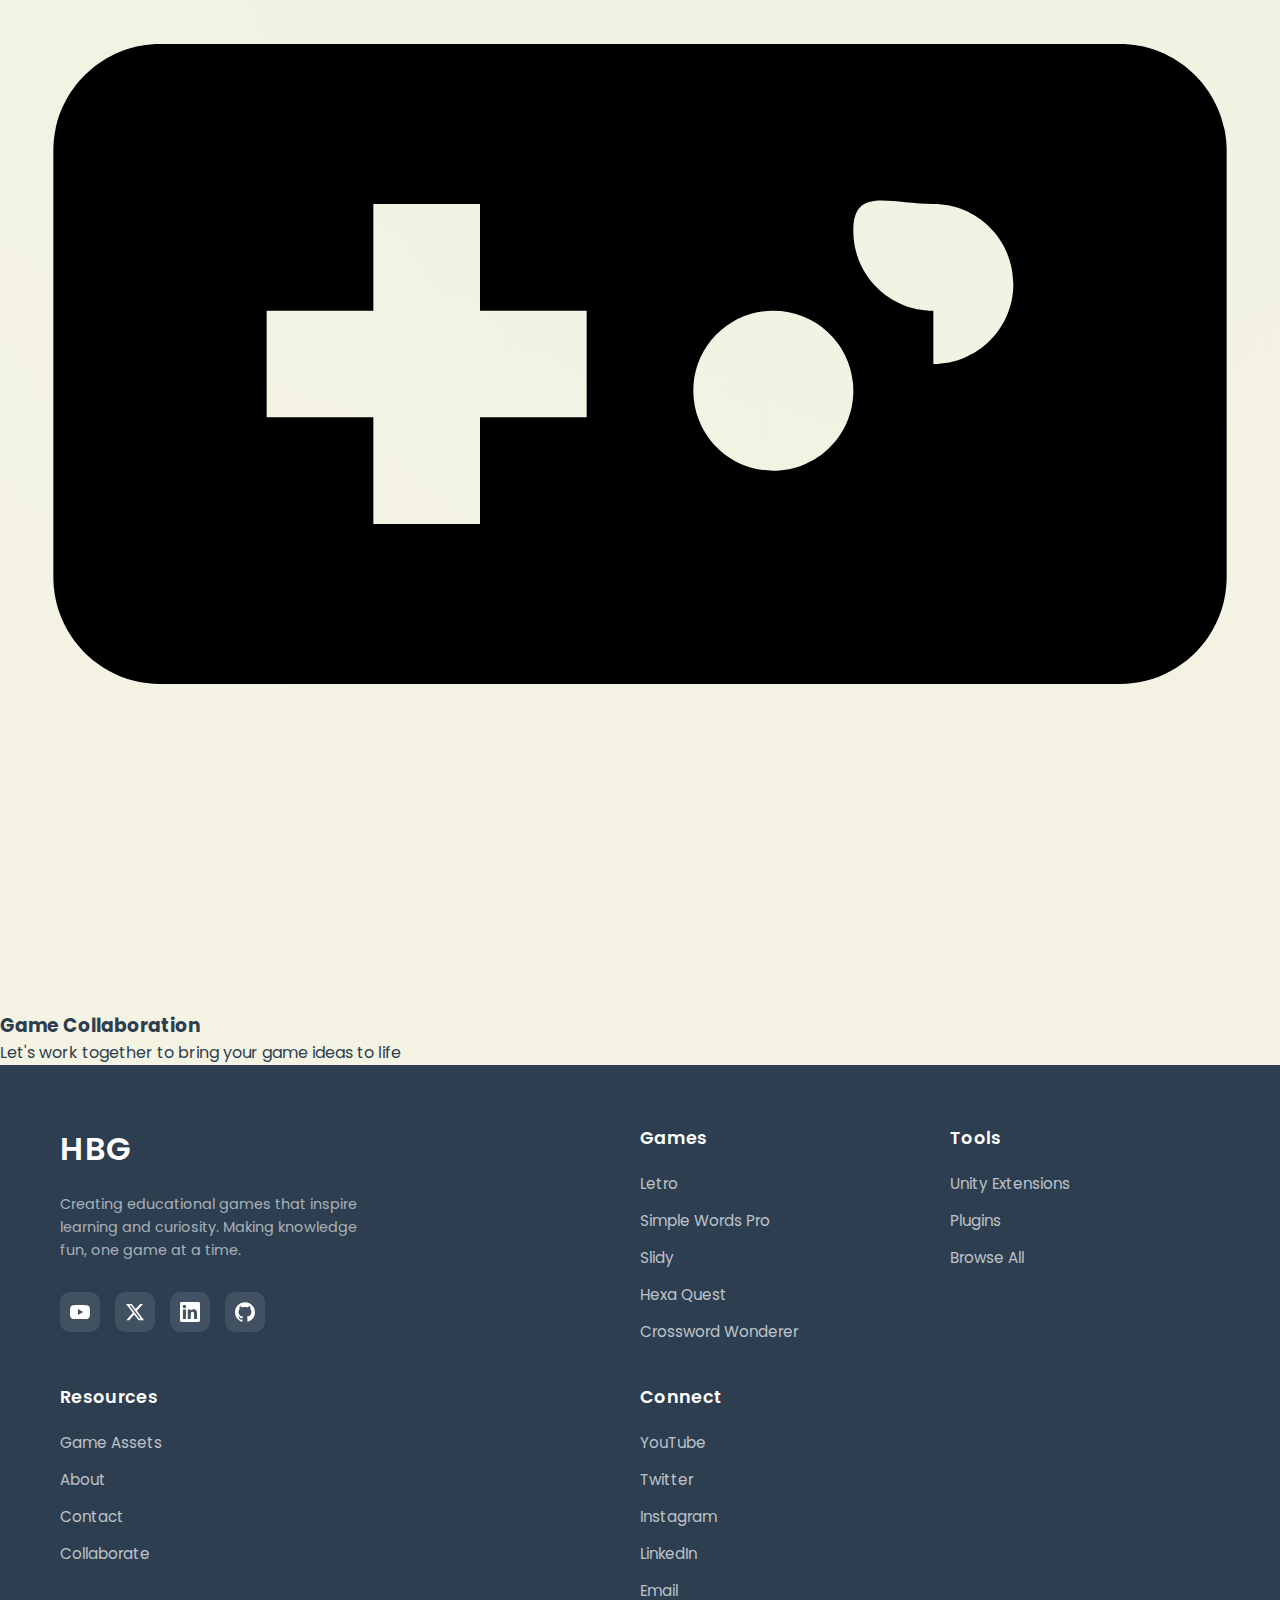
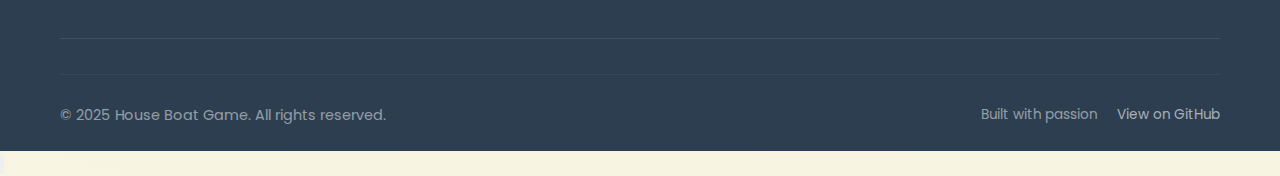
<file: index-enhanced-v1.html>
<!DOCTYPE html>
<html lang="en">
<head>
    <meta charset="UTF-8">
    <meta name="viewport" content="width=device-width, initial-scale=1.0">
    <title>House Boat Game - Educational Games & Tools</title>

    <!-- Fonts -->
    <link href="https://fonts.googleapis.com/css2?family=Poppins:wght@200;300;400;500;600;700;800&display=swap" rel="stylesheet">
    <link href="https://fonts.googleapis.com/css2?family=Inter:wght@300;400;500;600;700&display=swap" rel="stylesheet">

    <!-- Existing Styles -->
    <link rel="stylesheet" href="styles/portfolio-section.css">

    <!-- New Enhanced Styles -->
    <link rel="stylesheet" href="styles/featured-carousel.css">
    <link rel="stylesheet" href="styles/discover-section.css">
    <link rel="stylesheet" href="styles/hire-section.css">
    <link rel="stylesheet" href="styles/socials-section.css">
    <link rel="stylesheet" href="styles/enhanced-footer.css">

    <style>
        * {
            margin: 0;
            padding: 0;
            box-sizing: border-box;
            cursor: none;
        }

        /* Custom Cursor */
        .cursor {
            width: 20px;
            height: 20px;
            border: 2px solid #E85D44;
            border-radius: 50%;
            position: fixed;
            transform: translate(-50%, -50%);
            pointer-events: none;
            transition: all 0.1s ease;
            z-index: 9999;
        }

        .cursor-follower {
            width: 8px;
            height: 8px;
            background: #E85D44;
            border-radius: 50%;
            position: fixed;
            transform: translate(-50%, -50%);
            pointer-events: none;
            transition: all 0.15s ease;
            z-index: 9998;
        }

        .cursor.hover {
            width: 40px;
            height: 40px;
            border-color: #E85D44;
            background: rgba(232, 93, 68, 0.1);
        }

        /* Touch Ripple Effect */
        .touch-ripple {
            position: fixed;
            border-radius: 50%;
            border: 2px solid #E85D44;
            transform: translate(-50%, -50%);
            pointer-events: none;
            animation: ripple 0.6s ease-out;
            z-index: 9999;
        }

        .touch-point {
            position: fixed;
            width: 8px;
            height: 8px;
            border-radius: 50%;
            background: #E85D44;
            transform: translate(-50%, -50%);
            pointer-events: none;
            animation: touchPoint 0.6s ease-out;
            z-index: 10000;
        }

        @keyframes ripple {
            0% {
                width: 20px;
                height: 20px;
                opacity: 0.8;
            }
            100% {
                width: 60px;
                height: 60px;
                opacity: 0;
            }
        }

        @keyframes touchPoint {
            0% {
                transform: translate(-50%, -50%) scale(0);
                opacity: 1;
            }
            50% {
                transform: translate(-50%, -50%) scale(1.5);
                opacity: 1;
            }
            100% {
                transform: translate(-50%, -50%) scale(0);
                opacity: 0;
            }
        }

        body {
            font-family: 'Poppins', -apple-system, BlinkMacSystemFont, 'Segoe UI', Roboto, Helvetica, Arial, sans-serif;
            background: #FDF6E3;
            background-image:
                radial-gradient(circle at 20% 50%, rgba(232, 93, 68, 0.03) 0%, transparent 50%),
                radial-gradient(circle at 80% 80%, rgba(77, 150, 255, 0.03) 0%, transparent 50%),
                radial-gradient(circle at 40% 80%, rgba(22, 210, 173, 0.03) 0%, transparent 50%);
            color: #2C3E50;
            overflow-x: hidden;
            cursor: none;
        }

        /* Smooth Scrolling */
        html {
            scroll-behavior: smooth;
        }

        /* Loading Screen */
        .loader {
            position: fixed;
            top: 0;
            left: 0;
            width: 100%;
            height: 100%;
            background: #FDF6E3;
            z-index: 10000;
            display: flex;
            align-items: center;
            justify-content: center;
            transition: opacity 1s ease, visibility 1s ease;
        }

        .loader.hide {
            opacity: 0;
            visibility: hidden;
        }

        .loader-text {
            font-size: clamp(2rem, 8vw, 3rem);
            font-weight: 300;
            letter-spacing: 0.2em;
            opacity: 0;
            animation: pulse 2s ease-in-out infinite;
            color: #E85D44;
            text-align: center;
        }

        @keyframes pulse {
            0%, 100% { opacity: 0.2; }
            50% { opacity: 1; }
        }

        /* Navigation */
        nav {
            position: fixed;
            top: 0;
            left: 0;
            width: 100%;
            padding: 30px 60px;
            z-index: 100;
            background: rgba(253, 246, 227, 0.95);
            backdrop-filter: blur(10px);
            opacity: 0;
            transform: translateY(-20px);
            transition: all 0.8s ease;
        }

        nav.visible {
            opacity: 1;
            transform: translateY(0);
        }

        .nav-container {
            display: flex;
            justify-content: space-between;
            align-items: center;
        }

        .logo {
            font-family: 'Inter', sans-serif;
            font-size: 1.8rem;
            font-weight: 500;
            letter-spacing: 0.05em;
            color: #2C3E50;
            cursor: none;
            transition: color 0.3s ease;
        }

        .logo:hover {
            color: #E85D44;
        }

        .nav-links {
            display: flex;
            gap: 40px;
            list-style: none;
        }

        .nav-links a {
            color: #2C3E50;
            text-decoration: none;
            font-size: 0.9rem;
            font-weight: 500;
            letter-spacing: 0.05em;
            transition: all 0.3s ease;
            cursor: none;
            position: relative;
        }

        .nav-links a:hover {
            color: #E85D44;
        }

        .nav-links a::after {
            content: '';
            position: absolute;
            bottom: -5px;
            left: 0;
            width: 0;
            height: 2px;
            background: #E85D44;
            transition: width 0.3s ease;
        }

        .nav-links a:hover::after {
            width: 100%;
        }

        /* Enhanced Particle Background */
        .particles-container {
            position: fixed;
            top: 0;
            left: 0;
            width: 100%;
            height: 100%;
            pointer-events: none;
            z-index: 1;
            overflow: hidden;
        }

        .particle {
            position: absolute;
            border-radius: 50%;
            opacity: 0;
            animation: particleFloat 20s infinite linear;
        }

        .particle.type-1 {
            width: 4px;
            height: 4px;
            background: radial-gradient(circle, rgba(232, 93, 68, 0.7) 0%, transparent 70%);
        }

        .particle.type-2 {
            width: 3px;
            height: 3px;
            background: radial-gradient(circle, rgba(77, 150, 255, 0.6) 0%, transparent 70%);
        }

        .particle.type-3 {
            width: 5px;
            height: 5px;
            background: radial-gradient(circle, rgba(22, 210, 173, 0.5) 0%, transparent 70%);
        }

        @keyframes particleFloat {
            0% {
                transform: translateY(100vh) translateX(0) rotate(0deg);
                opacity: 0;
            }
            10% {
                opacity: 1;
            }
            90% {
                opacity: 1;
            }
            100% {
                transform: translateY(-10vh) translateX(var(--drift-x, 0px)) rotate(360deg);
                opacity: 0;
            }
        }

        /* Touch Device Detection */
        @media (hover: none) and (pointer: coarse) {
            .cursor,
            .cursor-follower {
                display: none;
            }

            * {
                cursor: auto !important;
            }
        }

        /* Responsive */
        @media (max-width: 1024px) {
            nav {
                padding: 25px 40px;
            }
        }

        @media (max-width: 768px) {
            nav {
                padding: 20px 25px;
            }

            .logo {
                font-size: 1.4rem;
            }

            .nav-links {
                gap: 15px;
            }

            .nav-links a {
                font-size: 0.8rem;
            }
        }
    </style>
</head>
<body>
    <!-- Custom Cursor -->
    <div class="cursor"></div>
    <div class="cursor-follower"></div>

    <!-- Enhanced Particle System -->
    <div class="particles-container" id="particlesContainer"></div>

    <!-- Loading Screen -->
    <div class="loader">
        <div class="loader-text">HBG</div>
    </div>

    <!-- Navigation -->
    <nav id="nav">
        <div class="nav-container">
            <div class="logo" id="logo">HBG</div>
            <ul class="nav-links">
                <li><a href="#featured">Home</a></li>
                <li><a href="#discover">Discover</a></li>
                <li><a href="#hire">Collaborate</a></li>
                <li><a href="#socials">Connect</a></li>
                <li><a href="#contact">Contact</a></li>
            </ul>
        </div>
    </nav>

    <!-- Featured Carousel Section -->
    <section class="featured-section" id="featured">
        <div class="featured-header">
            <h2>Featured Projects</h2>
            <p>Discover my latest and greatest educational games</p>
        </div>

        <div class="featured-carousel-wrapper">
            <button class="featured-nav prev" aria-label="Previous">
                <svg viewBox="0 0 24 24"><path d="M15.41 7.41L14 6l-6 6 6 6 1.41-1.41L10.83 12z"/></svg>
            </button>

            <div class="featured-carousel" id="featuredCarousel">
                <!-- Featured items will be dynamically inserted here -->
            </div>

            <button class="featured-nav next" aria-label="Next">
                <svg viewBox="0 0 24 24"><path d="M10 6L8.59 7.41 13.17 12l-4.58 4.59L10 18l6-6z"/></svg>
            </button>

            <div class="featured-indicators" id="featuredIndicators">
                <!-- Indicators will be dynamically inserted here -->
            </div>
        </div>
    </section>

    <!-- Discover Section - 3 Categories -->
    <section class="discover-section" id="discover">
        <!-- Category 1: Games -->
        <div class="discover-category games">
            <div class="discover-image-section">
                <div class="discover-main-image-container">
                    <img src="images/letro.png" alt="Games" class="discover-main-image" id="gamesMainImage">
                </div>

                <div class="discover-thumbnails">
                    <button class="discover-scroll-btn prev" aria-label="Scroll left">
                        <svg viewBox="0 0 24 24"><path d="M15.41 7.41L14 6l-6 6 6 6 1.41-1.41L10.83 12z"/></svg>
                    </button>

                    <div class="discover-thumbnail-track" id="gamesThumbnails">
                        <!-- Game thumbnails will be dynamically inserted here -->
                    </div>

                    <button class="discover-scroll-btn next" aria-label="Scroll right">
                        <svg viewBox="0 0 24 24"><path d="M10 6L8.59 7.41 13.17 12l-4.58 4.59L10 18l6-6z"/></svg>
                    </button>
                </div>

                <button class="discover-pause-play" aria-label="Pause auto-play">
                    <svg viewBox="0 0 24 24"><path d="M6 4h4v16H6V4zm8 0h4v16h-4V4z"/></svg>
                </button>
            </div>

            <div class="discover-content">
                <span class="discover-category-tag">Play Now</span>
                <h2>Games</h2>
                <p>Discover fun, educational games designed to entertain and teach valuable skills through engaging gameplay.</p>
                <a href="#games-section" class="discover-btn">
                    Explore All Games
                    <svg viewBox="0 0 24 24"><path d="M10 6L8.59 7.41 13.17 12l-4.58 4.59L10 18l6-6z"/></svg>
                </a>
            </div>
        </div>

        <!-- Category 2: Unity Tools -->
        <div class="discover-category tools">
            <div class="discover-image-section">
                <div class="discover-main-image-container">
                    <img src="images/letro.png" alt="Tools" class="discover-main-image" id="toolsMainImage">
                </div>

                <div class="discover-thumbnails">
                    <button class="discover-scroll-btn prev" aria-label="Scroll left">
                        <svg viewBox="0 0 24 24"><path d="M15.41 7.41L14 6l-6 6 6 6 1.41-1.41L10.83 12z"/></svg>
                    </button>

                    <div class="discover-thumbnail-track" id="toolsThumbnails">
                        <!-- Tool thumbnails will be dynamically inserted here -->
                    </div>

                    <button class="discover-scroll-btn next" aria-label="Scroll right">
                        <svg viewBox="0 0 24 24"><path d="M10 6L8.59 7.41 13.17 12l-4.58 4.59L10 18l6-6z"/></svg>
                    </button>
                </div>

                <button class="discover-pause-play" aria-label="Pause auto-play">
                    <svg viewBox="0 0 24 24"><path d="M6 4h4v16H6V4zm8 0h4v16h-4V4z"/></svg>
                </button>
            </div>

            <div class="discover-content">
                <span class="discover-category-tag">Build Better</span>
                <h2>Unity Tools & Extensions</h2>
                <p>Powerful Unity editor tools and plugins designed to enhance your game development workflow and productivity.</p>
                <a href="#tools-section" class="discover-btn">
                    Browse Tools
                    <svg viewBox="0 0 24 24"><path d="M10 6L8.59 7.41 13.17 12l-4.58 4.59L10 18l6-6z"/></svg>
                </a>
            </div>
        </div>

        <!-- Category 3: Game Assets -->
        <div class="discover-category assets">
            <div class="discover-image-section">
                <div class="discover-main-image-container">
                    <img src="images/simple-words-pro.png" alt="Assets" class="discover-main-image" id="assetsMainImage">
                </div>

                <div class="discover-thumbnails">
                    <button class="discover-scroll-btn prev" aria-label="Scroll left">
                        <svg viewBox="0 0 24 24"><path d="M15.41 7.41L14 6l-6 6 6 6 1.41-1.41L10.83 12z"/></svg>
                    </button>

                    <div class="discover-thumbnail-track" id="assetsThumbnails">
                        <!-- Asset thumbnails will be dynamically inserted here -->
                    </div>

                    <button class="discover-scroll-btn next" aria-label="Scroll right">
                        <svg viewBox="0 0 24 24"><path d="M10 6L8.59 7.41 13.17 12l-4.58 4.59L10 18l6-6z"/></svg>
                    </button>
                </div>

                <button class="discover-pause-play" aria-label="Pause auto-play">
                    <svg viewBox="0 0 24 24"><path d="M6 4h4v16H6V4zm8 0h4v16h-4V4z"/></svg>
                </button>
            </div>

            <div class="discover-content">
                <span class="discover-category-tag">Create More</span>
                <h2>Game Assets</h2>
                <p>High-quality game assets, sprites, UI elements and visual resources perfect for your next project.</p>
                <a href="#assets-section" class="discover-btn">
                    View Assets
                    <svg viewBox="0 0 24 24"><path d="M10 6L8.59 7.41 13.17 12l-4.58 4.59L10 18l6-6z"/></svg>
                </a>
            </div>
        </div>
    </section>

    <!-- Hire/Collaborate Section -->
    <section class="hire-section" id="hire">
        <div class="hire-container">
            <!-- Collaborate Card -->
            <div class="hire-card collaborate">
                <div class="hire-icon">
                    <svg viewBox="0 0 24 24"><path d="M16 11c1.66 0 2.99-1.34 2.99-3S17.66 5 16 5c-1.66 0-3 1.34-3 3s1.34 3 3 3zm-8 0c1.66 0 2.99-1.34 2.99-3S9.66 5 8 5C6.34 5 5 6.34 5 8s1.34 3 3 3zm0 2c-2.33 0-7 1.17-7 3.5V19h14v-2.5c0-2.33-4.67-3.5-7-3.5zm8 0c-.29 0-.62.02-.97.05 1.16.84 1.97 1.97 1.97 3.45V19h6v-2.5c0-2.33-4.67-3.5-7-3.5z"/></svg>
                </div>
                <h3>Work Together</h3>
                <p>Passionate game developer and Unity specialist. Let's collaborate on your next educational game project and create something amazing!</p>
                <a href="mailto:houseboatgame@gmail.com" class="hire-btn">
                    Get In Touch
                    <svg viewBox="0 0 24 24"><path d="M10 6L8.59 7.41 13.17 12l-4.58 4.59L10 18l6-6z"/></svg>
                </a>
            </div>

            <!-- Support Card -->
            <div class="hire-card support">
                <div class="hire-icon">
                    <svg viewBox="0 0 24 24"><path d="M21 6H3c-1.1 0-2 .9-2 2v8c0 1.1.9 2 2 2h18c1.1 0 2-.9 2-2V8c0-1.1-.9-2-2-2zM11 13H9v2H7v-2H5v-2h2V9h2v2h2v2zm3.5 1c-.83 0-1.5-.67-1.5-1.5s.67-1.5 1.5-1.5 1.5.67 1.5 1.5-.67 1.5-1.5 1.5zm3-3c-.83 0-1.5-.67-1.5-1.5S16.67 9 17.5 9s1.5.67 1.5 1.5-.67 1.5-1.5 1.5z"/></svg>
                </div>
                <h3>Buy My Games</h3>
                <p>Support my work by getting my educational games. Every purchase helps me create more engaging learning experiences for everyone!</p>
                <a href="#discover" class="hire-btn">
                    Browse Games
                    <svg viewBox="0 0 24 24"><path d="M10 6L8.59 7.41 13.17 12l-4.58 4.59L10 18l6-6z"/></svg>
                </a>
            </div>
        </div>
    </section>

    <!-- Socials Section -->
    <section class="socials-section" id="socials">
        <div class="socials-header">
            <h2>Let's Connect</h2>
            <p>Follow my journey and stay updated on new projects</p>
        </div>

        <div class="socials-grid" id="socialsGrid">
            <!-- Social cards will be dynamically inserted here -->
        </div>
    </section>

    <!-- Contact Section (Keep your existing one) -->
    <section class="contact" id="contact">
        <div class="contact-content">
            <h2>Let's create something extraordinary</h2>
            <a href="mailto:houseboatgame@gmail.com" class="contact-email">houseboatgame@gmail.com</a>

            <div class="services-grid">
                <div class="service-box">
                    <div class="service-icon">
                        <svg viewBox="0 0 24 24">
                            <path d="M21 6H3c-1.1 0-2 .9-2 2v8c0 1.1.9 2 2 2h18c1.1 0 2-.9 2-2V8c0-1.1-.9-2-2-2zM11 13H9v2H7v-2H5v-2h2V9h2v2h2v2zm3.5 1c-.83 0-1.5-.67-1.5-1.5s.67-1.5 1.5-1.5 1.5.67 1.5 1.5-.67 1.5-1.5 1.5zm3-3c-.83 0-1.5-.67-1.5-1.5S16.67 9 17.5 9s1.5.67 1.5 1.5-.67 1.5-1.5 1.5z"/>
                        </svg>
                    </div>
                    <h3 class="service-title">Buy My Games</h3>
                    <p class="service-desc">Discover engaging educational games designed to entertain and teach</p>
                </div>

                <div class="service-box">
                    <div class="service-icon">
                        <svg viewBox="0 0 24 24">
                            <path d="M20 18c1.1 0 1.99-.9 1.99-2L22 6c0-1.1-.9-2-2-2H4c-1.1 0-2 .9-2 2v10c0 1.1.9 2 2 2H0v2h24v-2h-4zM4 6h16v10H4V6z"/>
                        </svg>
                    </div>
                    <h3 class="service-title">Website Development</h3>
                    <p class="service-desc">Custom web solutions built with modern technologies and clean design</p>
                </div>

                <div class="service-box">
                    <div class="service-icon">
                        <svg viewBox="0 0 24 24">
                            <path d="M3 17.25V21h3.75L17.81 9.94l-3.75-3.75L3 17.25zM20.71 7.04c.39-.39.39-1.02 0-1.41l-2.34-2.34c-.39-.39-1.02-.39-1.41 0l-1.83 1.83 3.75 3.75 1.83-1.83z"/>
                        </svg>
                    </div>
                    <h3 class="service-title">Content Writing</h3>
                    <p class="service-desc">Compelling content that engages your audience and tells your story</p>
                </div>

                <div class="service-box">
                    <div class="service-icon">
                        <svg viewBox="0 0 24 24">
                            <path d="M21 6H3c-1.1 0-2 .9-2 2v8c0 1.1.9 2 2 2h18c1.1 0 2-.9 2-2V8c0-1.1-.9-2-2-2zM11 13H9v2H7v-2H5v-2h2V9h2v2h2v2zm3.5 1c-.83 0-1.5-.67-1.5-1.5s.67-1.5 1.5-1.5 1.5.67 1.5 1.5-.67 1.5-1.5 1.5zm3-3c-.83 0-1.5-.67-1.5-1.5S16.67 9 17.5 9s1.5.67 1.5 1.5-.67 1.5-1.5 1.5z"/>
                        </svg>
                    </div>
                    <h3 class="service-title">Game Collaboration</h3>
                    <p class="service-desc">Let's work together to bring your game ideas to life</p>
                </div>
            </div>
        </div>
    </section>

    <!-- Enhanced Footer -->
    <footer class="enhanced-footer">
        <div class="footer-content">
            <div class="footer-top">
                <!-- Brand Column -->
                <div class="footer-brand">
                    <div class="footer-logo-wrapper">
                        <div class="footer-logo">HBG</div>
                    </div>
                    <p class="footer-tagline">
                        Creating educational games that inspire learning and curiosity. Making knowledge fun, one game at a time.
                    </p>
                    <div class="footer-social-icons">
                        <a href="https://www.youtube.com/@HouseBoatGame" target="_blank" class="footer-social-icon" aria-label="YouTube">
                            <svg viewBox="0 0 24 24"><path d="M23.498 6.186a3.016 3.016 0 0 0-2.122-2.136C19.505 3.545 12 3.545 12 3.545s-7.505 0-9.377.505A3.017 3.017 0 0 0 .502 6.186C0 8.07 0 12 0 12s0 3.93.502 5.814a3.016 3.016 0 0 0 2.122 2.136c1.871.505 9.376.505 9.376.505s7.505 0 9.377-.505a3.015 3.015 0 0 0 2.122-2.136C24 15.93 24 12 24 12s0-3.93-.502-5.814zM9.545 15.568V8.432L15.818 12l-6.273 3.568z"/></svg>
                        </a>
                        <a href="https://x.com/Lakshay_mothwal" target="_blank" class="footer-social-icon" aria-label="Twitter">
                            <svg viewBox="0 0 24 24"><path d="M18.244 2.25h3.308l-7.227 8.26 8.502 11.24H16.17l-5.214-6.817L4.99 21.75H1.68l7.73-8.835L1.254 2.25H8.08l4.713 6.231zm-1.161 17.52h1.833L7.084 4.126H5.117z"/></svg>
                        </a>
                        <a href="https://in.linkedin.com/in/lakshay-mothwal-b6210b198" target="_blank" class="footer-social-icon" aria-label="LinkedIn">
                            <svg viewBox="0 0 24 24"><path d="M20.447 20.452h-3.554v-5.569c0-1.328-.027-3.037-1.852-3.037-1.853 0-2.136 1.445-2.136 2.939v5.667H9.351V9h3.414v1.561h.046c.477-.9 1.637-1.85 3.37-1.85 3.601 0 4.267 2.37 4.267 5.455v6.286zM5.337 7.433c-1.144 0-2.063-.926-2.063-2.065 0-1.138.92-2.063 2.063-2.063 1.14 0 2.064.925 2.064 2.063 0 1.139-.925 2.065-2.064 2.065zm1.782 13.019H3.555V9h3.564v11.452zM22.225 0H1.771C.792 0 0 .774 0 1.729v20.542C0 23.227.792 24 1.771 24h20.451C23.2 24 24 23.227 24 22.271V1.729C24 .774 23.2 0 22.222 0h.003z"/></svg>
                        </a>
                        <a href="https://github.com/housebgame" target="_blank" class="footer-social-icon" aria-label="GitHub">
                            <svg viewBox="0 0 24 24"><path d="M12 .297c-6.63 0-12 5.373-12 12 0 5.303 3.438 9.8 8.205 11.385.6.113.82-.258.82-.577 0-.285-.01-1.04-.015-2.04-3.338.724-4.042-1.61-4.042-1.61C4.422 18.07 3.633 17.7 3.633 17.7c-1.087-.744.084-.729.084-.729 1.205.084 1.838 1.236 1.838 1.236 1.07 1.835 2.809 1.305 3.495.998.108-.776.417-1.305.76-1.605-2.665-.3-5.466-1.332-5.466-5.93 0-1.31.465-2.38 1.235-3.22-.135-.303-.54-1.523.105-3.176 0 0 1.005-.322 3.3 1.23.96-.267 1.98-.399 3-.405 1.02.006 2.04.138 3 .405 2.28-1.552 3.285-1.23 3.285-1.23.645 1.653.24 2.873.12 3.176.765.84 1.23 1.91 1.23 3.22 0 4.61-2.805 5.625-5.475 5.92.42.36.81 1.096.81 2.22 0 1.606-.015 2.896-.015 3.286 0 .315.21.69.825.57C20.565 22.092 24 17.592 24 12.297c0-6.627-5.373-12-12-12"/></svg>
                        </a>
                    </div>
                </div>

                <!-- Games Column -->
                <div class="footer-links-column">
                    <h4 class="footer-links-title">Games</h4>
                    <ul class="footer-links-list">
                        <li><a href="pages/games/letro.html">Letro</a></li>
                        <li><a href="pages/games/simple-words-pro.html">Simple Words Pro</a></li>
                        <li><a href="pages/games/slidy.html">Slidy</a></li>
                        <li><a href="pages/games/hexa-quest.html">Hexa Quest</a></li>
                        <li><a href="pages/games/crossword-wonderer.html">Crossword Wonderer</a></li>
                    </ul>
                </div>

                <!-- Tools Column -->
                <div class="footer-links-column">
                    <h4 class="footer-links-title">Tools</h4>
                    <ul class="footer-links-list">
                        <li><a href="#tools-section">Unity Extensions</a></li>
                        <li><a href="#tools-section">Plugins</a></li>
                        <li><a href="#tools-section">Browse All</a></li>
                    </ul>
                </div>

                <!-- Resources Column -->
                <div class="footer-links-column">
                    <h4 class="footer-links-title">Resources</h4>
                    <ul class="footer-links-list">
                        <li><a href="#discover">Game Assets</a></li>
                        <li><a href="#about">About</a></li>
                        <li><a href="#contact">Contact</a></li>
                        <li><a href="#hire">Collaborate</a></li>
                    </ul>
                </div>

                <!-- Social Column -->
                <div class="footer-links-column">
                    <h4 class="footer-links-title">Connect</h4>
                    <ul class="footer-links-list">
                        <li><a href="https://www.youtube.com/@HouseBoatGame" target="_blank">YouTube</a></li>
                        <li><a href="https://x.com/Lakshay_mothwal" target="_blank">Twitter</a></li>
                        <li><a href="https://www.instagram.com/Lakshay_mothwal/" target="_blank">Instagram</a></li>
                        <li><a href="https://in.linkedin.com/in/lakshay-mothwal-b6210b198" target="_blank">LinkedIn</a></li>
                        <li><a href="mailto:houseboatgame@gmail.com">Email</a></li>
                    </ul>
                </div>
            </div>

            <div class="footer-bottom">
                <div class="footer-copyright">
                    © 2025 House Boat Game. All rights reserved.
                </div>
                <div class="footer-credits">
                    <span>Built with passion</span>
                    <a href="https://github.com/housebgame" target="_blank">View on GitHub</a>
                </div>
            </div>
        </div>
    </footer>

    <!-- Video Modal (keep your existing one) -->
    <div class="video-modal" id="videoModal">
        <div class="video-modal-overlay" id="videoModalOverlay"></div>
        <div class="video-modal-content">
            <button class="video-close-btn" id="videoCloseBtn" aria-label="Close video">
                <svg viewBox="0 0 24 24" fill="none" stroke="currentColor" stroke-width="2">
                    <line x1="18" y1="6" x2="6" y2="18"></line>
                    <line x1="6" y1="6" x2="18" y2="18"></line>
                </svg>
            </button>
            <div class="video-info">
                <h3 class="video-title" id="videoTitle"></h3>
                <p class="video-description" id="videoDescription"></p>
            </div>
            <div class="video-wrapper" id="videoWrapper">
                <!-- YouTube iframe will be inserted here -->
            </div>
        </div>
    </div>

    <!-- Scripts -->
    <script src="scripts/projects-data.js"></script>
    <script src="scripts/featured-carousel.js"></script>
    <script src="scripts/thumbnail-scroller.js"></script>
    <script src="scripts/back-to-top.js"></script>
    <script src="scripts/portfolio-section.js"></script>

    <script>
        // ============= INITIALIZE PARTICLES =============
        function createParticles() {
            const particlesContainer = document.getElementById('particlesContainer');
            const particleCount = 50;

            for (let i = 0; i < particleCount; i++) {
                const particle = document.createElement('div');
                particle.className = `particle type-${Math.floor(Math.random() * 3) + 1}`;

                particle.style.left = Math.random() * 100 + '%';

                const duration = 15 + Math.random() * 10;
                const delay = Math.random() * 20;
                const drift = (Math.random() - 0.5) * 200;

                particle.style.setProperty('--drift-x', drift + 'px');
                particle.style.animationDuration = duration + 's';
                particle.style.animationDelay = delay + 's';

                particlesContainer.appendChild(particle);
            }
        }

        // ============= CUSTOM CURSOR =============
        const cursor = document.querySelector('.cursor');
        const cursorFollower = document.querySelector('.cursor-follower');

        document.addEventListener('mousemove', (e) => {
            cursor.style.left = e.clientX + 'px';
            cursor.style.top = e.clientY + 'px';

            setTimeout(() => {
                cursorFollower.style.left = e.clientX + 'px';
                cursorFollower.style.top = e.clientY + 'px';
            }, 50);
        });

        document.addEventListener('mouseover', (e) => {
            if (e.target.matches('a, button, .icon-item, .logo') || e.target.closest('a, button, .icon-item, .logo')) {
                cursor.classList.add('hover');
            }
        });

        document.addEventListener('mouseout', (e) => {
            if (e.target.matches('a, button, .icon-item, .logo') || e.target.closest('a, button, .icon-item, .logo')) {
                cursor.classList.remove('hover');
            }
        });

        // ============= TOUCH RIPPLE =============
        function createRipple(x, y, isInteractive = false) {
            const ripple = document.createElement('div');
            ripple.className = 'touch-ripple';
            ripple.style.left = x + 'px';
            ripple.style.top = y + 'px';
            if (isInteractive) {
                ripple.style.borderColor = '#E85D44';
                ripple.style.borderWidth = '3px';
            }
            document.body.appendChild(ripple);

            const point = document.createElement('div');
            point.className = 'touch-point';
            point.style.left = x + 'px';
            point.style.top = y + 'px';
            document.body.appendChild(point);

            setTimeout(() => {
                ripple.remove();
                point.remove();
            }, 600);
        }

        document.addEventListener('touchstart', (e) => {
            const target = e.target;
            const isInteractive = target.matches('a, button') || target.closest('a, button');

            for (let i = 0; i < e.touches.length; i++) {
                const touch = e.touches[i];
                createRipple(touch.clientX, touch.clientY, isInteractive);
            }
        }, { passive: true });

        // ============= LOGO SCROLL TO TOP =============
        document.getElementById('logo').addEventListener('click', () => {
            window.scrollTo({ top: 0, behavior: 'smooth' });
        });

        // ============= POPULATE CONTENT =============
        function populateFeaturedCarousel() {
            const carousel = document.getElementById('featuredCarousel');
            const indicators = document.getElementById('featuredIndicators');

            if (!carousel || !indicators) return;

            projectsData.featured.forEach((project, index) => {
                // Create featured item
                const item = document.createElement('div');
                item.className = 'featured-item';
                item.innerHTML = `
                    <div class="featured-image-container">
                        <img src="${project.image}" alt="${project.title}" class="featured-image">
                        <div class="featured-play-overlay">
                            <svg viewBox="0 0 24 24"><polygon points="5 3 19 12 5 21 5 3"/></svg>
                        </div>
                    </div>
                    <div class="featured-content">
                        <span class="featured-tag">${project.tag}</span>
                        <h3>${project.title}</h3>
                        <p>${project.description}</p>
                        <div class="featured-links">
                            ${project.links.playPage ? `<a href="${project.links.playPage}" class="featured-btn">Play Now</a>` : ''}
                            ${project.links.crazyGame ? `<a href="${project.links.crazyGame}" target="_blank" class="featured-btn secondary">CrazyGames</a>` : ''}
                        </div>
                    </div>
                `;
                carousel.appendChild(item);

                // Create indicator
                const indicator = document.createElement('div');
                indicator.className = `featured-indicator ${index === 0 ? 'active' : ''}`;
                indicators.appendChild(indicator);
            });
        }

        function populateDiscoverSection() {
            // Populate games thumbnails
            const gamesThumbnails = document.getElementById('gamesThumbnails');
            if (gamesThumbnails) {
                projectsData.games.forEach((game, index) => {
                    const thumb = document.createElement('div');
                    thumb.className = `discover-thumbnail ${index === 0 ? 'active' : ''}`;
                    thumb.innerHTML = `<img src="${game.image}" alt="${game.title}">`;
                    gamesThumbnails.appendChild(thumb);
                });
            }

            // Populate tools thumbnails
            const toolsThumbnails = document.getElementById('toolsThumbnails');
            if (toolsThumbnails && projectsData.tools.length > 0) {
                projectsData.tools.forEach((tool, index) => {
                    const thumb = document.createElement('div');
                    thumb.className = `discover-thumbnail ${index === 0 ? 'active' : ''}`;
                    thumb.innerHTML = `<img src="${tool.image}" alt="${tool.title}">`;
                    toolsThumbnails.appendChild(thumb);
                });
            }

            // Populate assets thumbnails
            const assetsThumbnails = document.getElementById('assetsThumbnails');
            if (assetsThumbnails && projectsData.assets.length > 0) {
                projectsData.assets.forEach((asset, index) => {
                    const thumb = document.createElement('div');
                    thumb.className = `discover-thumbnail ${index === 0 ? 'active' : ''}`;
                    thumb.innerHTML = `<img src="${asset.image}" alt="${asset.title}">`;
                    assetsThumbnails.appendChild(thumb);
                });
            }
        }

        function populateSocialsSection() {
            const socialsGrid = document.getElementById('socialsGrid');
            if (!socialsGrid) return;

            projectsData.socials.forEach(social => {
                const card = document.createElement('a');
                card.href = social.url;
                card.target = '_blank';
                card.rel = 'noopener noreferrer';
                card.className = `social-card ${social.platform}`;
                card.innerHTML = `
                    <div class="social-icon-wrapper">
                        ${social.icon}
                    </div>
                    <h3>${social.title}</h3>
                    <p>${social.description}</p>
                    <span class="social-btn">
                        Connect
                        <svg viewBox="0 0 24 24"><path d="M10 6L8.59 7.41 13.17 12l-4.58 4.59L10 18l6-6z"/></svg>
                    </span>
                `;
                socialsGrid.appendChild(card);
            });
        }

        // ============= INITIALIZE ON LOAD =============
        window.addEventListener('load', () => {
            setTimeout(() => {
                document.querySelector('.loader').classList.add('hide');
            }, 1000);

            createParticles();
            populateFeaturedCarousel();
            populateDiscoverSection();
            populateSocialsSection();

            // Show navigation
            setTimeout(() => {
                document.getElementById('nav').classList.add('visible');
            }, 1200);
        });

        // ============= SMOOTH SCROLL FOR NAV LINKS =============
        document.querySelectorAll('nav a[href^="#"]').forEach(anchor => {
            anchor.addEventListener('click', function (e) {
                e.preventDefault();
                const targetId = this.getAttribute('href');
                const targetSection = document.querySelector(targetId);
                if (targetSection) {
                    targetSection.scrollIntoView({ behavior: 'smooth' });
                }
            });
        });

        // ============= SCROLL EFFECTS =============
        window.addEventListener('scroll', () => {
            const scrolled = window.pageYOffset;
            const nav = document.querySelector('nav');

            if (scrolled > 300) {
                nav.style.boxShadow = '0 2px 20px rgba(0, 0, 0, 0.1)';
            } else {
                nav.style.boxShadow = 'none';
            }
        });
    </script>
</body>
</html>
</file>
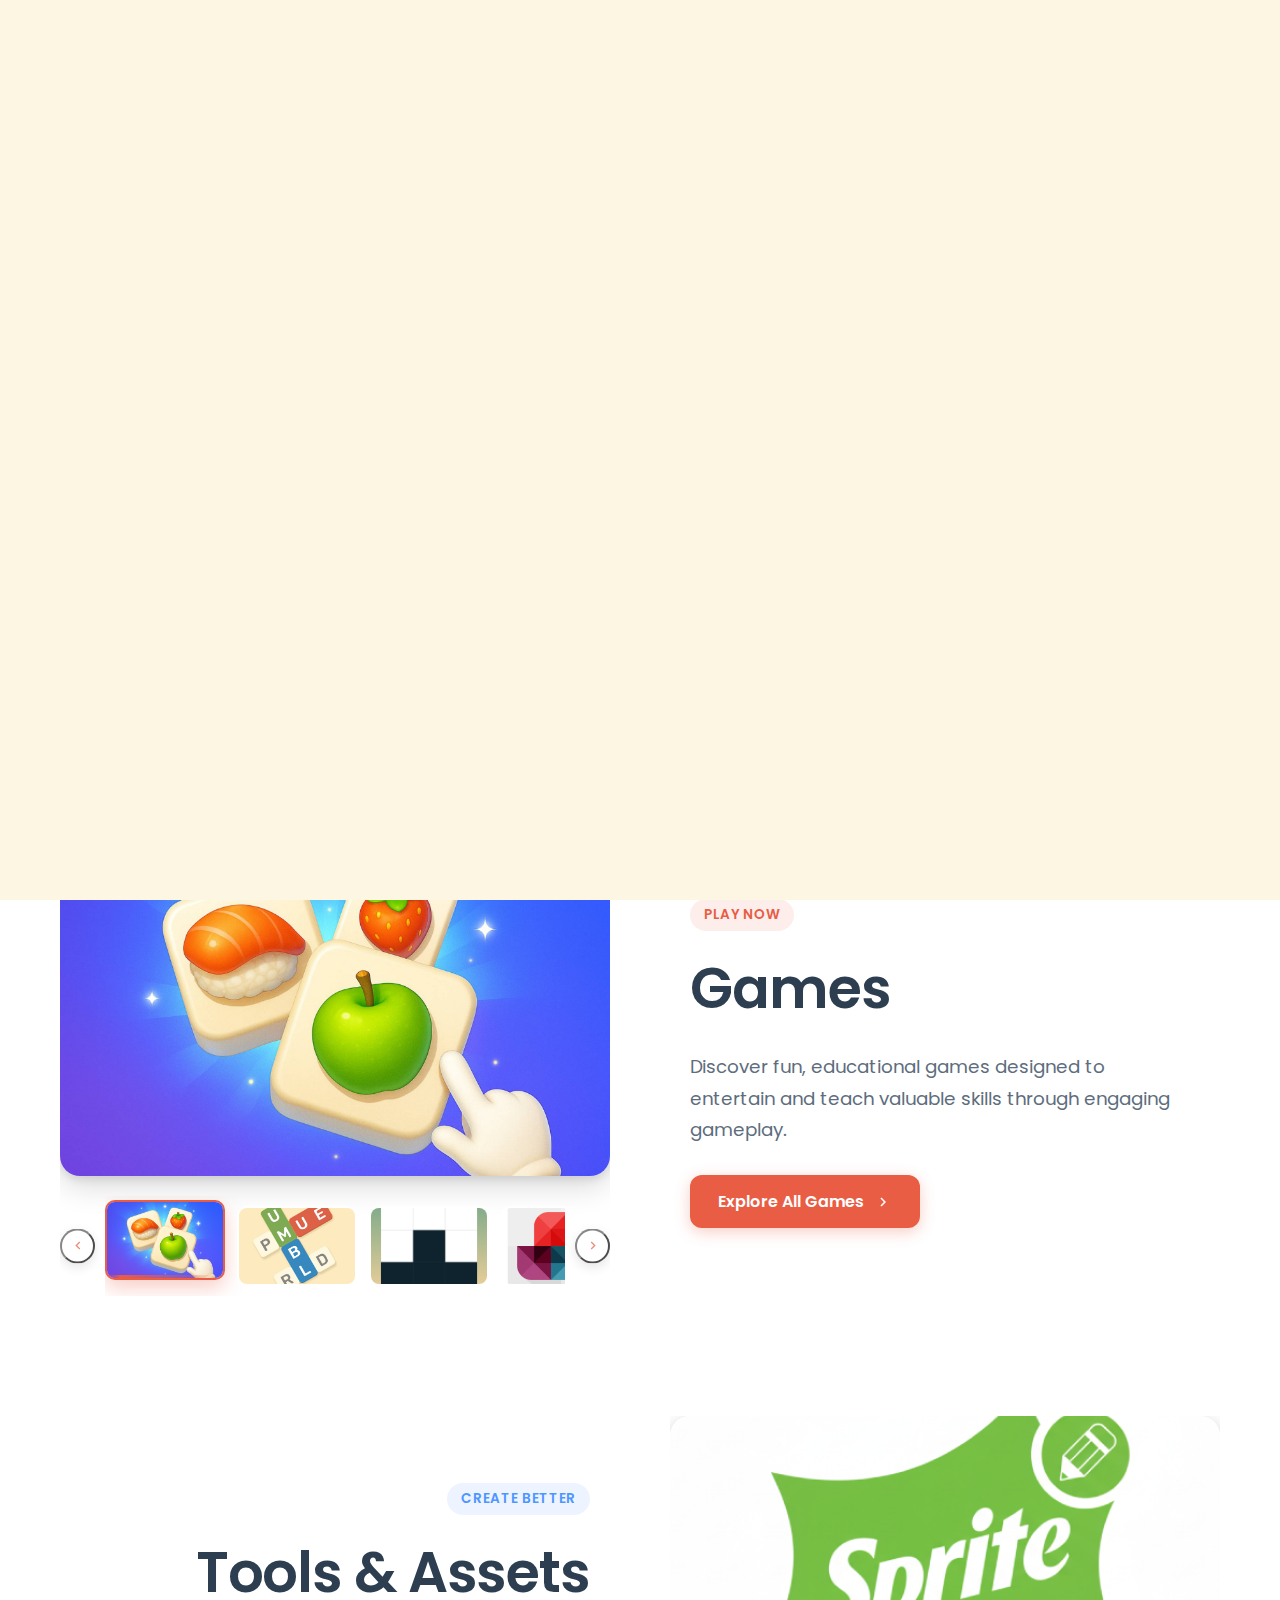
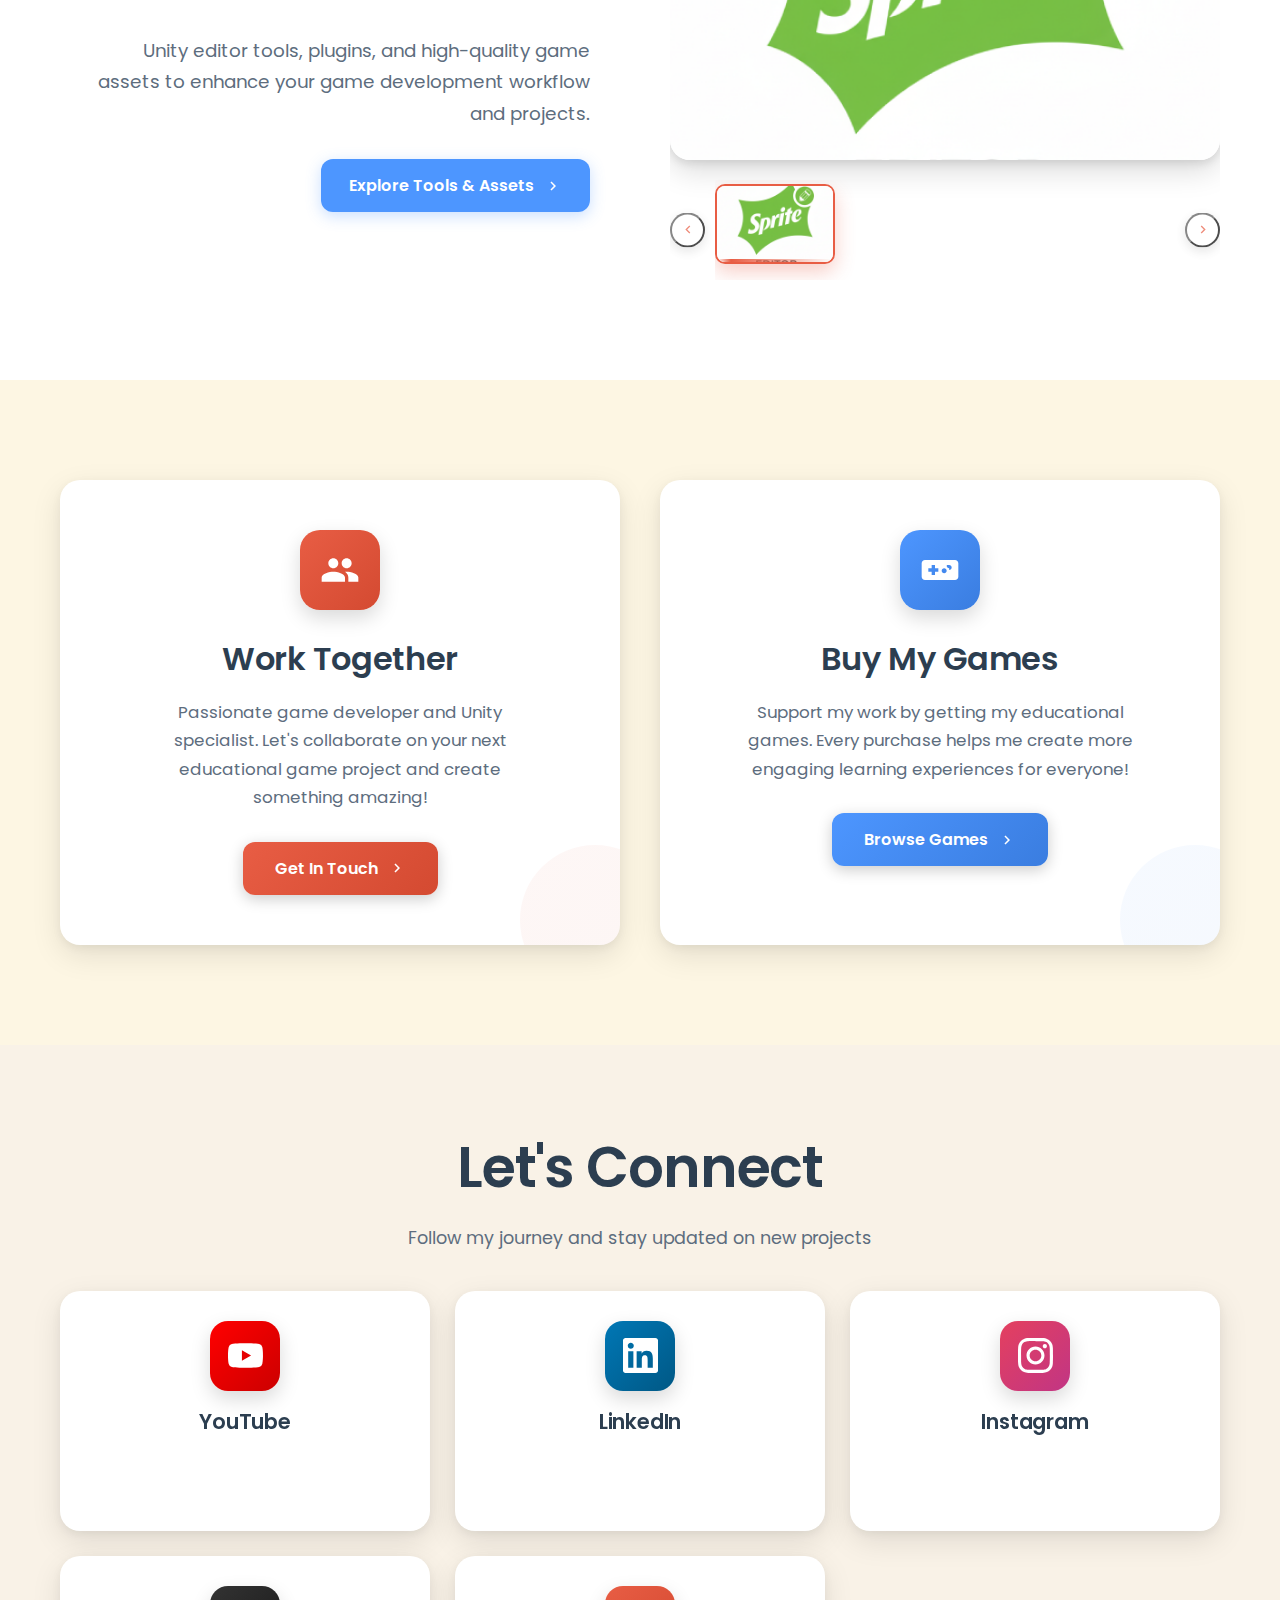
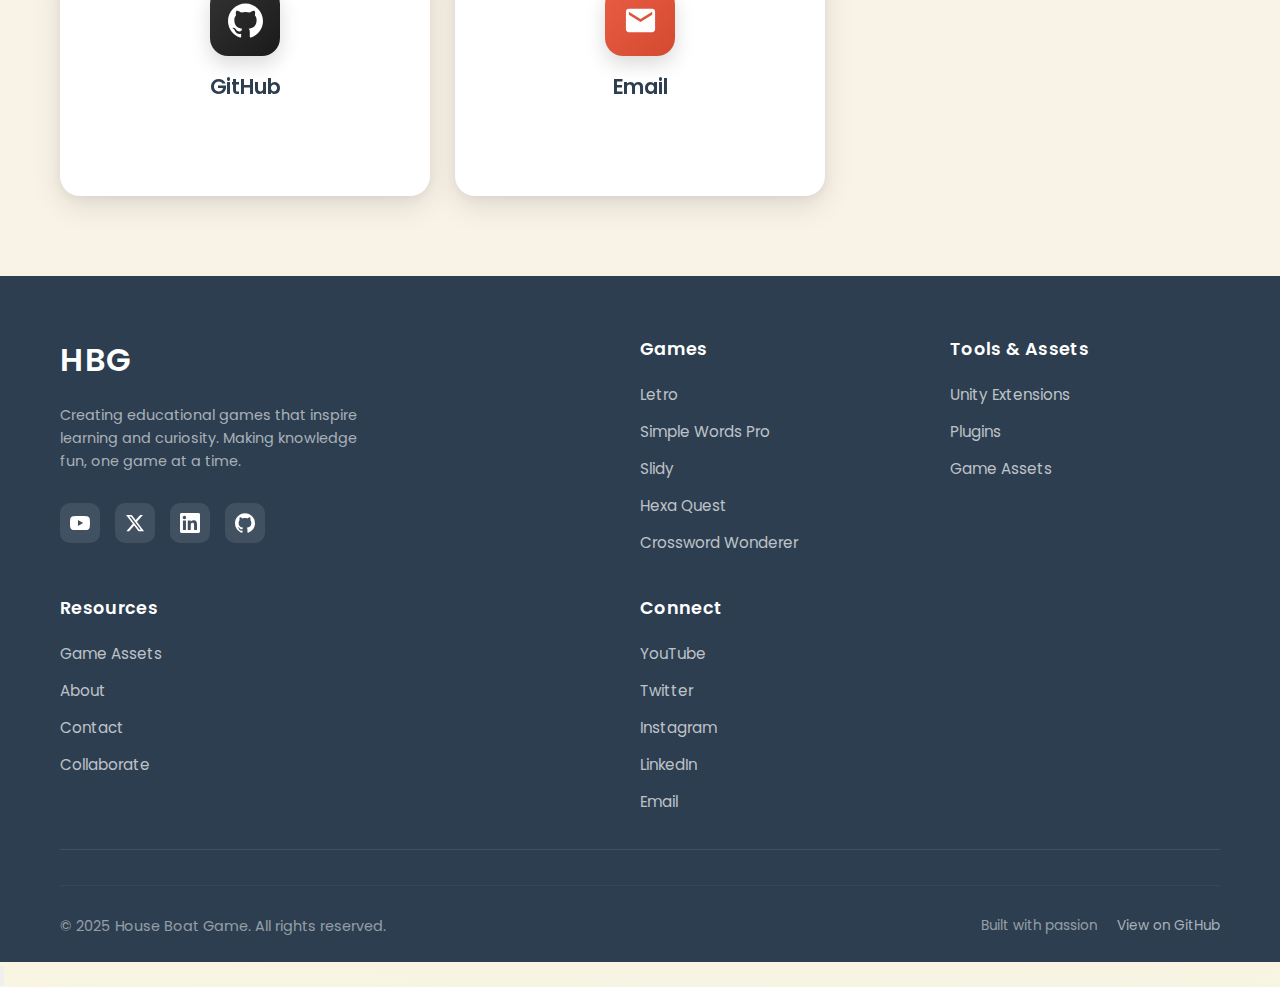
<file: index-enhanced.html>
<!DOCTYPE html>
<html lang="en">
<head>
    <meta charset="UTF-8">
    <meta name="viewport" content="width=device-width, initial-scale=1.0">
    <title>House Boat Game - Educational Games & Tools</title>

    <!-- Fonts -->
    <link href="https://fonts.googleapis.com/css2?family=Poppins:wght@200;300;400;500;600;700;800&display=swap" rel="stylesheet">
    <link href="https://fonts.googleapis.com/css2?family=Inter:wght@300;400;500;600;700&display=swap" rel="stylesheet">

    <!-- Existing Styles -->
    <link rel="stylesheet" href="styles/portfolio-section.css">

    <!-- New Enhanced Styles -->
    <link rel="stylesheet" href="styles/featured-carousel.css">
    <link rel="stylesheet" href="styles/discover-section.css">
    <link rel="stylesheet" href="styles/hire-section.css">
    <link rel="stylesheet" href="styles/socials-section.css">
    <link rel="stylesheet" href="styles/enhanced-footer.css">
    <link rel="stylesheet" href="styles/hamburger-menu.css">

    <style>
        * {
            margin: 0;
            padding: 0;
            box-sizing: border-box;
            cursor: none;
        }

        /* Custom Cursor */
        .cursor {
            width: 20px;
            height: 20px;
            border: 2px solid #E85D44;
            border-radius: 50%;
            position: fixed;
            transform: translate(-50%, -50%);
            pointer-events: none;
            transition: all 0.1s ease;
            z-index: 9999;
        }

        .cursor-follower {
            width: 8px;
            height: 8px;
            background: #E85D44;
            border-radius: 50%;
            position: fixed;
            transform: translate(-50%, -50%);
            pointer-events: none;
            transition: all 0.15s ease;
            z-index: 9998;
        }

        .cursor.hover {
            width: 40px;
            height: 40px;
            border-color: #E85D44;
            background: rgba(232, 93, 68, 0.1);
        }

        /* Touch Ripple Effect */
        .touch-ripple {
            position: fixed;
            border-radius: 50%;
            border: 2px solid #E85D44;
            transform: translate(-50%, -50%);
            pointer-events: none;
            animation: ripple 0.6s ease-out;
            z-index: 9999;
        }

        .touch-point {
            position: fixed;
            width: 8px;
            height: 8px;
            border-radius: 50%;
            background: #E85D44;
            transform: translate(-50%, -50%);
            pointer-events: none;
            animation: touchPoint 0.6s ease-out;
            z-index: 10000;
        }

        @keyframes ripple {
            0% {
                width: 20px;
                height: 20px;
                opacity: 0.8;
            }
            100% {
                width: 60px;
                height: 60px;
                opacity: 0;
            }
        }

        @keyframes touchPoint {
            0% {
                transform: translate(-50%, -50%) scale(0);
                opacity: 1;
            }
            50% {
                transform: translate(-50%, -50%) scale(1.5);
                opacity: 1;
            }
            100% {
                transform: translate(-50%, -50%) scale(0);
                opacity: 0;
            }
        }

        body {
            font-family: 'Poppins', -apple-system, BlinkMacSystemFont, 'Segoe UI', Roboto, Helvetica, Arial, sans-serif;
            background: #FDF6E3;
            background-image:
                radial-gradient(circle at 20% 50%, rgba(232, 93, 68, 0.03) 0%, transparent 50%),
                radial-gradient(circle at 80% 80%, rgba(77, 150, 255, 0.03) 0%, transparent 50%),
                radial-gradient(circle at 40% 80%, rgba(22, 210, 173, 0.03) 0%, transparent 50%);
            color: #2C3E50;
            overflow-x: hidden;
            cursor: none;
        }

        /* Smooth Scrolling */
        html {
            scroll-behavior: smooth;
        }

        /* Loading Screen */
        .loader {
            position: fixed;
            top: 0;
            left: 0;
            width: 100%;
            height: 100%;
            background: #FDF6E3;
            z-index: 10000;
            display: flex;
            align-items: center;
            justify-content: center;
            transition: opacity 1s ease, visibility 1s ease;
        }

        .loader.hide {
            opacity: 0;
            visibility: hidden;
        }

        .loader-text {
            font-size: clamp(2rem, 8vw, 3rem);
            font-weight: 300;
            letter-spacing: 0.2em;
            opacity: 0;
            animation: pulse 2s ease-in-out infinite;
            color: #E85D44;
            text-align: center;
        }

        @keyframes pulse {
            0%, 100% { opacity: 0.2; }
            50% { opacity: 1; }
        }

        /* Navigation */
        nav {
            position: fixed;
            top: 0;
            left: 0;
            width: 100%;
            padding: 30px 60px;
            z-index: 100;
            background: rgba(253, 246, 227, 0.95);
            backdrop-filter: blur(10px);
            opacity: 0;
            transform: translateY(-20px);
            transition: all 0.8s ease;
        }

        nav.visible {
            opacity: 1;
            transform: translateY(0);
        }

        .nav-container {
            display: flex;
            justify-content: space-between;
            align-items: center;
        }

        .logo {
            font-family: 'Inter', sans-serif;
            font-size: 1.8rem;
            font-weight: 500;
            letter-spacing: 0.05em;
            color: #2C3E50;
            cursor: none;
            transition: color 0.3s ease;
        }

        .logo:hover {
            color: #E85D44;
        }

        .nav-links {
            display: flex;
            gap: 40px;
            list-style: none;
        }

        .nav-links a {
            color: #2C3E50;
            text-decoration: none;
            font-size: 0.9rem;
            font-weight: 500;
            letter-spacing: 0.05em;
            transition: all 0.3s ease;
            cursor: none;
            position: relative;
        }

        .nav-links a:hover {
            color: #E85D44;
        }

        .nav-links a::after {
            content: '';
            position: absolute;
            bottom: -5px;
            left: 0;
            width: 0;
            height: 2px;
            background: #E85D44;
            transition: width 0.3s ease;
        }

        .nav-links a:hover::after {
            width: 100%;
        }

        /* Enhanced Particle Background */
        .particles-container {
            position: fixed;
            top: 0;
            left: 0;
            width: 100%;
            height: 100%;
            pointer-events: none;
            z-index: 1;
            overflow: hidden;
        }

        .particle {
            position: absolute;
            border-radius: 50%;
            opacity: 0;
            animation: particleFloat 20s infinite linear;
        }

        .particle.type-1 {
            width: 4px;
            height: 4px;
            background: radial-gradient(circle, rgba(232, 93, 68, 0.7) 0%, transparent 70%);
        }

        .particle.type-2 {
            width: 3px;
            height: 3px;
            background: radial-gradient(circle, rgba(77, 150, 255, 0.6) 0%, transparent 70%);
        }

        .particle.type-3 {
            width: 5px;
            height: 5px;
            background: radial-gradient(circle, rgba(22, 210, 173, 0.5) 0%, transparent 70%);
        }

        @keyframes particleFloat {
            0% {
                transform: translateY(100vh) translateX(0) rotate(0deg);
                opacity: 0;
            }
            10% {
                opacity: 1;
            }
            90% {
                opacity: 1;
            }
            100% {
                transform: translateY(-10vh) translateX(var(--drift-x, 0px)) rotate(360deg);
                opacity: 0;
            }
        }

        /* Touch Device Detection */
        @media (hover: none) and (pointer: coarse) {
            .cursor,
            .cursor-follower {
                display: none;
            }

            * {
                cursor: auto !important;
            }
        }

        /* Responsive */
        @media (max-width: 1024px) {
            nav {
                padding: 25px 40px;
            }
        }

        @media (max-width: 768px) {
            nav {
                padding: 20px 25px;
            }

            .logo {
                font-size: 1.4rem;
            }

            .nav-links {
                gap: 15px;
            }

            .nav-links a {
                font-size: 0.8rem;
            }
        }
    </style>
</head>
<body>
    <!-- Custom Cursor -->
    <div class="cursor"></div>
    <div class="cursor-follower"></div>

    <!-- Enhanced Particle System -->
    <div class="particles-container" id="particlesContainer"></div>

    <!-- Loading Screen -->
    <div class="loader">
        <div class="loader-text">HBG</div>
    </div>

    <!-- Navigation -->
    <nav id="nav">
        <div class="nav-container">
            <div class="logo" id="logo">HBG</div>
           <ul class="nav-links">
                <li><a href="#featured">Home</a></li>
                <li><a href="#discover">Discover</a></li>
                <li><a href="#hire">Collaborate</a></li>
                <li><a href="#socials">Connect</a></li>
            </ul>
            <!-- Hamburger Button for Mobile -->
            <button class="hamburger-btn" aria-label="Menu">
                <span class="hamburger-line"></span>
                <span class="hamburger-line"></span>
                <span class="hamburger-line"></span>
            </button>   
        </div>
    </nav>
<!-- Mobile Menu Overlay -->
<div class="mobile-menu-overlay"></div>

<!-- Mobile Menu -->
<div class="mobile-menu">
    <div class="mobile-menu-header">
        <div class="mobile-menu-logo">HBG</div>
        <button class="mobile-menu-close" aria-label="Close menu">
            <svg viewBox="0 0 24 24" fill="none" stroke-width="2">
                <line x1="18" y1="6" x2="6" y2="18"></line>
                <line x1="6" y1="6" x2="18" y2="18"></line>
            </svg>
        </button>
    </div>

    <ul class="mobile-menu-links">
        <li><a href="#featured">Home</a></li>
        <li><a href="#discover">Discover</a></li>
        <li><a href="#hire">Collaborate</a></li>
        <li><a href="#socials">Connect</a></li>
    </ul>

    <div class="mobile-menu-footer">
        <div class="mobile-menu-social-title">Follow Me</div>
        <div class="mobile-menu-socials">
            <a href="https://www.youtube.com/@HouseBoatGame" target="_blank" class="mobile-social-link youtube">
                <svg viewBox="0 0 24 24"><path d="M23.498 6.186a3.016 3.016 0 0 0-2.122-2.136C19.505 3.545 12 3.545 12 3.545s-7.505 0-9.377.505A3.017 3.017 0 0 0 .502 6.186C0 8.07 0 12 0 12s0 3.93.502 5.814a3.016 3.016 0 0 0 2.122 2.136c1.871.505 9.376.505 9.376.505s7.505 0 9.377-.505a3.015 3.015 0 0 0 2.122-2.136C24 15.93 24 12 24 12s0-3.93-.502-5.814zM9.545 15.568V8.432L15.818 12l-6.273 3.568z"/></svg>
            </a>
            <a href="https://x.com/Lakshay_mothwal" target="_blank" class="mobile-social-link twitter">
                <svg viewBox="0 0 24 24"><path d="M18.244 2.25h3.308l-7.227 8.26 8.502 11.24H16.17l-5.214-6.817L4.99 21.75H1.68l7.73-8.835L1.254 2.25H8.08l4.713 6.231zm-1.161 17.52h1.833L7.084 4.126H5.117z"/></svg>
            </a>
            <a href="https://in.linkedin.com/in/lakshay-mothwal-b6210b198" target="_blank" class="mobile-social-link linkedin">
                <svg viewBox="0 0 24 24"><path d="M20.447 20.452h-3.554v-5.569c0-1.328-.027-3.037-1.852-3.037-1.853 0-2.136 1.445-2.136 2.939v5.667H9.351V9h3.414v1.561h.046c.477-.9 1.637-1.85 3.37-1.85 3.601 0 4.267 2.37 4.267 5.455v6.286zM5.337 7.433c-1.144 0-2.063-.926-2.063-2.065 0-1.138.92-2.063 2.063-2.063 1.14 0 2.064.925 2.064 2.063 0 1.139-.925 2.065-2.064 2.065zm1.782 13.019H3.555V9h3.564v11.452zM22.225 0H1.771C.792 0 0 .774 0 1.729v20.542C0 23.227.792 24 1.771 24h20.451C23.2 24 24 23.227 24 22.271V1.729C24 .774 23.2 0 22.222 0h.003z"/></svg>
            </a>
            <a href="https://github.com/housebgame" target="_blank" class="mobile-social-link github">
                <svg viewBox="0 0 24 24"><path d="M12 .297c-6.63 0-12 5.373-12 12 0 5.303 3.438 9.8 8.205 11.385.6.113.82-.258.82-.577 0-.285-.01-1.04-.015-2.04-3.338.724-4.042-1.61-4.042-1.61C4.422 18.07 3.633 17.7 3.633 17.7c-1.087-.744.084-.729.084-.729 1.205.084 1.838 1.236 1.838 1.236 1.07 1.835 2.809 1.305 3.495.998.108-.776.417-1.305.76-1.605-2.665-.3-5.466-1.332-5.466-5.93 0-1.31.465-2.38 1.235-3.22-.135-.303-.54-1.523.105-3.176 0 0 1.005-.322 3.3 1.23.96-.267 1.98-.399 3-.405 1.02.006 2.04.138 3 .405 2.28-1.552 3.285-1.23 3.285-1.23.645 1.653.24 2.873.12 3.176.765.84 1.23 1.91 1.23 3.22 0 4.61-2.805 5.625-5.475 5.92.42.36.81 1.096.81 2.22 0 1.606-.015 2.896-.015 3.286 0 .315.21.69.825.57C20.565 22.092 24 17.592 24 12.297c0-6.627-5.373-12-12-12"/></svg>
            </a>
        </div>
    </div>
</div>
    <!-- Featured Carousel Section -->
    <section class="featured-section" id="featured">
        <!-- <div class="featured-header">
            <p>Discover my latest creation</p>
        </div> -->

        <div class="featured-carousel-wrapper">
            <button class="featured-nav prev" aria-label="Previous">
                <svg viewBox="0 0 24 24"><path d="M15.41 7.41L14 6l-6 6 6 6 1.41-1.41L10.83 12z"/></svg>
            </button>

            <div class="featured-carousel" id="featuredCarousel">
                <!-- Featured items will be dynamically inserted here -->
            </div>

            <button class="featured-nav next" aria-label="Next">
                <svg viewBox="0 0 24 24"><path d="M10 6L8.59 7.41 13.17 12l-4.58 4.59L10 18l6-6z"/></svg>
            </button>

            <div class="featured-indicators" id="featuredIndicators">
                <!-- Indicators will be dynamically inserted here -->
            </div>
        </div>
    </section>

    <!-- Discover Section - 3 Categories -->
    <section class="discover-section" id="discover">
        <!-- Category 1: Games -->
        <div class="discover-category games">
            <div class="discover-image-section">
                <div class="discover-main-image-container">
                    <img src="images/letro.png" alt="Games" class="discover-main-image" id="gamesMainImage">
                </div>

                <div class="discover-thumbnails">
                    <button class="discover-scroll-btn prev" aria-label="Scroll left">
                        <svg viewBox="0 0 24 24"><path d="M15.41 7.41L14 6l-6 6 6 6 1.41-1.41L10.83 12z"/></svg>
                    </button>

                    <div class="discover-thumbnail-track" id="gamesThumbnails">
                        <!-- Game thumbnails will be dynamically inserted here -->
                    </div>

                    <button class="discover-scroll-btn next" aria-label="Scroll right">
                        <svg viewBox="0 0 24 24"><path d="M10 6L8.59 7.41 13.17 12l-4.58 4.59L10 18l6-6z"/></svg>
                    </button>
                </div>

                <button class="discover-pause-play" aria-label="Pause auto-play">
                    <svg viewBox="0 0 24 24"><path d="M6 4h4v16H6V4zm8 0h4v16h-4V4z"/></svg>
                </button>
            </div>

            <div class="discover-content">
                <span class="discover-category-tag">Play Now</span>
                <h2>Games</h2>
                <p>Discover fun, educational games designed to entertain and teach valuable skills through engaging gameplay.</p>
                <a href="#games-section" class="discover-btn">
                    Explore All Games
                    <svg viewBox="0 0 24 24"><path d="M10 6L8.59 7.41 13.17 12l-4.58 4.59L10 18l6-6z"/></svg>
                </a>
            </div>
        </div>

        <!-- Category 2: Unity Tools & Assets -->
        <div class="discover-category tools">
            <div class="discover-image-section">
                <div class="discover-main-image-container">
                    <img src="images/letro.png" alt="Tools" class="discover-main-image" id="toolsAndAssetsMainImage">
                </div>

                <div class="discover-thumbnails">
                    <button class="discover-scroll-btn prev" aria-label="Scroll left">
                        <svg viewBox="0 0 24 24"><path d="M15.41 7.41L14 6l-6 6 6 6 1.41-1.41L10.83 12z"/></svg>
                    </button>

                    <div class="discover-thumbnail-track" id="toolsAndAssetsThumbnails">
                        <!-- Tool thumbnails will be dynamically inserted here -->
                    </div>

                    <button class="discover-scroll-btn next" aria-label="Scroll right">
                        <svg viewBox="0 0 24 24"><path d="M10 6L8.59 7.41 13.17 12l-4.58 4.59L10 18l6-6z"/></svg>
                    </button>
                </div>

                <button class="discover-pause-play" aria-label="Pause auto-play">
                    <svg viewBox="0 0 24 24"><path d="M6 4h4v16H6V4zm8 0h4v16h-4V4z"/></svg>
                </button>
            </div>

            <div class="discover-content">
               <span class="discover-category-tag">Create Better</span>
                    <h2>Tools & Assets</h2>
                    <p>Unity editor tools, plugins, and high-quality game assets to enhance your game development workflow and projects.</p>
               <a href="#tools-section" class="discover-btn">
                    Explore Tools & Assets
                    <svg viewBox="0 0 24 24"><path d="M10 6L8.59 7.41 13.17 12l-4.58 4.59L10 18l6-6z"/></svg>
                </a>
            </div>
        </div>

    </section>

    <!-- Hire/Collaborate Section -->
    <section class="hire-section" id="hire">
        <div class="hire-container">
            <!-- Collaborate Card -->
            <div class="hire-card collaborate">
                <div class="hire-icon">
                    <svg viewBox="0 0 24 24"><path d="M16 11c1.66 0 2.99-1.34 2.99-3S17.66 5 16 5c-1.66 0-3 1.34-3 3s1.34 3 3 3zm-8 0c1.66 0 2.99-1.34 2.99-3S9.66 5 8 5C6.34 5 5 6.34 5 8s1.34 3 3 3zm0 2c-2.33 0-7 1.17-7 3.5V19h14v-2.5c0-2.33-4.67-3.5-7-3.5zm8 0c-.29 0-.62.02-.97.05 1.16.84 1.97 1.97 1.97 3.45V19h6v-2.5c0-2.33-4.67-3.5-7-3.5z"/></svg>
                </div>
                <h3>Work Together</h3>
                <p>Passionate game developer and Unity specialist. Let's collaborate on your next educational game project and create something amazing!</p>
                <a href="mailto:houseboatgame@gmail.com" class="hire-btn">
                    Get In Touch
                    <svg viewBox="0 0 24 24"><path d="M10 6L8.59 7.41 13.17 12l-4.58 4.59L10 18l6-6z"/></svg>
                </a>
            </div>

            <!-- Support Card -->
            <div class="hire-card support">
                <div class="hire-icon">
                    <svg viewBox="0 0 24 24"><path d="M21 6H3c-1.1 0-2 .9-2 2v8c0 1.1.9 2 2 2h18c1.1 0 2-.9 2-2V8c0-1.1-.9-2-2-2zM11 13H9v2H7v-2H5v-2h2V9h2v2h2v2zm3.5 1c-.83 0-1.5-.67-1.5-1.5s.67-1.5 1.5-1.5 1.5.67 1.5 1.5-.67 1.5-1.5 1.5zm3-3c-.83 0-1.5-.67-1.5-1.5S16.67 9 17.5 9s1.5.67 1.5 1.5-.67 1.5-1.5 1.5z"/></svg>
                </div>
                <h3>Buy My Games</h3>
                <p>Support my work by getting my educational games. Every purchase helps me create more engaging learning experiences for everyone!</p>
                <a href="#discover" class="hire-btn">
                    Browse Games
                    <svg viewBox="0 0 24 24"><path d="M10 6L8.59 7.41 13.17 12l-4.58 4.59L10 18l6-6z"/></svg>
                </a>
            </div>
        </div>
    </section>

    <!-- Socials Section -->
    <section class="socials-section" id="socials">
        <div class="socials-header">
            <h2>Let's Connect</h2>
            <p>Follow my journey and stay updated on new projects</p>
        </div>

        <div class="socials-grid" id="socialsGrid">
            <!-- Social cards will be dynamically inserted here -->
        </div>
    </section>

    <!-- Enhanced Footer -->
    <footer class="enhanced-footer">
        <div class="footer-content">
            <div class="footer-top">
                <!-- Brand Column -->
                <div class="footer-brand">
                    <div class="footer-logo-wrapper">
                        <div class="footer-logo">HBG</div>
                    </div>
                    <p class="footer-tagline">
                        Creating educational games that inspire learning and curiosity. Making knowledge fun, one game at a time.
                    </p>
                    <div class="footer-social-icons">
                        <a href="https://www.youtube.com/@HouseBoatGame" target="_blank" class="footer-social-icon" aria-label="YouTube">
                            <svg viewBox="0 0 24 24"><path d="M23.498 6.186a3.016 3.016 0 0 0-2.122-2.136C19.505 3.545 12 3.545 12 3.545s-7.505 0-9.377.505A3.017 3.017 0 0 0 .502 6.186C0 8.07 0 12 0 12s0 3.93.502 5.814a3.016 3.016 0 0 0 2.122 2.136c1.871.505 9.376.505 9.376.505s7.505 0 9.377-.505a3.015 3.015 0 0 0 2.122-2.136C24 15.93 24 12 24 12s0-3.93-.502-5.814zM9.545 15.568V8.432L15.818 12l-6.273 3.568z"/></svg>
                        </a>
                        <a href="https://x.com/Lakshay_mothwal" target="_blank" class="footer-social-icon" aria-label="Twitter">
                            <svg viewBox="0 0 24 24"><path d="M18.244 2.25h3.308l-7.227 8.26 8.502 11.24H16.17l-5.214-6.817L4.99 21.75H1.68l7.73-8.835L1.254 2.25H8.08l4.713 6.231zm-1.161 17.52h1.833L7.084 4.126H5.117z"/></svg>
                        </a>
                        <a href="https://in.linkedin.com/in/lakshay-mothwal-b6210b198" target="_blank" class="footer-social-icon" aria-label="LinkedIn">
                            <svg viewBox="0 0 24 24"><path d="M20.447 20.452h-3.554v-5.569c0-1.328-.027-3.037-1.852-3.037-1.853 0-2.136 1.445-2.136 2.939v5.667H9.351V9h3.414v1.561h.046c.477-.9 1.637-1.85 3.37-1.85 3.601 0 4.267 2.37 4.267 5.455v6.286zM5.337 7.433c-1.144 0-2.063-.926-2.063-2.065 0-1.138.92-2.063 2.063-2.063 1.14 0 2.064.925 2.064 2.063 0 1.139-.925 2.065-2.064 2.065zm1.782 13.019H3.555V9h3.564v11.452zM22.225 0H1.771C.792 0 0 .774 0 1.729v20.542C0 23.227.792 24 1.771 24h20.451C23.2 24 24 23.227 24 22.271V1.729C24 .774 23.2 0 22.222 0h.003z"/></svg>
                        </a>
                        <a href="https://github.com/housebgame" target="_blank" class="footer-social-icon" aria-label="GitHub">
                            <svg viewBox="0 0 24 24"><path d="M12 .297c-6.63 0-12 5.373-12 12 0 5.303 3.438 9.8 8.205 11.385.6.113.82-.258.82-.577 0-.285-.01-1.04-.015-2.04-3.338.724-4.042-1.61-4.042-1.61C4.422 18.07 3.633 17.7 3.633 17.7c-1.087-.744.084-.729.084-.729 1.205.084 1.838 1.236 1.838 1.236 1.07 1.835 2.809 1.305 3.495.998.108-.776.417-1.305.76-1.605-2.665-.3-5.466-1.332-5.466-5.93 0-1.31.465-2.38 1.235-3.22-.135-.303-.54-1.523.105-3.176 0 0 1.005-.322 3.3 1.23.96-.267 1.98-.399 3-.405 1.02.006 2.04.138 3 .405 2.28-1.552 3.285-1.23 3.285-1.23.645 1.653.24 2.873.12 3.176.765.84 1.23 1.91 1.23 3.22 0 4.61-2.805 5.625-5.475 5.92.42.36.81 1.096.81 2.22 0 1.606-.015 2.896-.015 3.286 0 .315.21.69.825.57C20.565 22.092 24 17.592 24 12.297c0-6.627-5.373-12-12-12"/></svg>
                        </a>
                    </div>
                </div>

                <!-- Games Column -->
                <div class="footer-links-column">
                    <h4 class="footer-links-title">Games</h4>
                    <ul class="footer-links-list">
                        <li><a href="pages/games/letro.html">Letro</a></li>
                        <li><a href="pages/games/simple-words-pro.html">Simple Words Pro</a></li>
                        <li><a href="pages/games/slidy.html">Slidy</a></li>
                        <li><a href="pages/games/hexa-quest.html">Hexa Quest</a></li>
                        <li><a href="pages/games/crossword-wonderer.html">Crossword Wonderer</a></li>
                    </ul>
                </div>

                <!-- Tools & Assets Column -->
                <div class="footer-links-column">
                    <h4 class="footer-links-title">Tools & Assets</h4>
                    <ul class="footer-links-list">
                        <li><a href="#discover">Unity Extensions</a></li>
                        <li><a href="#discover">Plugins</a></li>
                        <li><a href="#discover">Game Assets</a></li>
                    </ul>
                </div>

                <!-- Resources Column -->
                <div class="footer-links-column">
                    <h4 class="footer-links-title">Resources</h4>
                    <ul class="footer-links-list">
                        <li><a href="#discover">Game Assets</a></li>
                        <li><a href="#about">About</a></li>
                        <li><a href="#contact">Contact</a></li>
                        <li><a href="#hire">Collaborate</a></li>
                    </ul>
                </div>

                <!-- Social Column -->
                <div class="footer-links-column">
                    <h4 class="footer-links-title">Connect</h4>
                    <ul class="footer-links-list">
                        <li><a href="https://www.youtube.com/@HouseBoatGame" target="_blank">YouTube</a></li>
                        <li><a href="https://x.com/Lakshay_mothwal" target="_blank">Twitter</a></li>
                        <li><a href="https://www.instagram.com/Lakshay_mothwal/" target="_blank">Instagram</a></li>
                        <li><a href="https://in.linkedin.com/in/lakshay-mothwal-b6210b198" target="_blank">LinkedIn</a></li>
                        <li><a href="mailto:houseboatgame@gmail.com">Email</a></li>
                    </ul>
                </div>
            </div>

            <div class="footer-bottom">
                <div class="footer-copyright">
                    © 2025 House Boat Game. All rights reserved.
                </div>
                <div class="footer-credits">
                    <span>Built with passion</span>
                    <a href="https://github.com/housebgame" target="_blank">View on GitHub</a>
                </div>
            </div>
        </div>
    </footer>

    <!-- Video Modal (keep your existing one) -->
    <div class="video-modal" id="videoModal">
        <div class="video-modal-overlay" id="videoModalOverlay"></div>
        <div class="video-modal-content">
            <button class="video-close-btn" id="videoCloseBtn" aria-label="Close video">
                <svg viewBox="0 0 24 24" fill="none" stroke="currentColor" stroke-width="2">
                    <line x1="18" y1="6" x2="6" y2="18"></line>
                    <line x1="6" y1="6" x2="18" y2="18"></line>
                </svg>
            </button>
            <div class="video-info">
                <h3 class="video-title" id="videoTitle"></h3>
                <p class="video-description" id="videoDescription"></p>
            </div>
            <div class="video-wrapper" id="videoWrapper">
                <!-- YouTube iframe will be inserted here -->
            </div>
        </div>
    </div>

    <!-- Scripts -->
    <script src="scripts/projects-data.js"></script>
    <script src="scripts/featured-carousel.js"></script>
    <script src="scripts/thumbnail-scroller.js"></script>
    <script src="scripts/back-to-top.js"></script>
    <script src="scripts/hamburger-menu.js"></script>
    <script src="scripts/portfolio-section.js"></script>

    <script>
        // ============= INITIALIZE PARTICLES =============
        function createParticles() {
            const particlesContainer = document.getElementById('particlesContainer');
            const particleCount = 50;

            for (let i = 0; i < particleCount; i++) {
                const particle = document.createElement('div');
                particle.className = `particle type-${Math.floor(Math.random() * 3) + 1}`;

                particle.style.left = Math.random() * 100 + '%';

                const duration = 15 + Math.random() * 10;
                const delay = Math.random() * 20;
                const drift = (Math.random() - 0.5) * 200;

                particle.style.setProperty('--drift-x', drift + 'px');
                particle.style.animationDuration = duration + 's';
                particle.style.animationDelay = delay + 's';

                particlesContainer.appendChild(particle);
            }
        }

        // ============= CUSTOM CURSOR =============
        const cursor = document.querySelector('.cursor');
        const cursorFollower = document.querySelector('.cursor-follower');

        document.addEventListener('mousemove', (e) => {
            cursor.style.left = e.clientX + 'px';
            cursor.style.top = e.clientY + 'px';

            setTimeout(() => {
                cursorFollower.style.left = e.clientX + 'px';
                cursorFollower.style.top = e.clientY + 'px';
            }, 50);
        });

        document.addEventListener('mouseover', (e) => {
            if (e.target.matches('a, button, .icon-item, .logo') || e.target.closest('a, button, .icon-item, .logo')) {
                cursor.classList.add('hover');
            }
        });

        document.addEventListener('mouseout', (e) => {
            if (e.target.matches('a, button, .icon-item, .logo') || e.target.closest('a, button, .icon-item, .logo')) {
                cursor.classList.remove('hover');
            }
        });

        // ============= TOUCH RIPPLE =============
        function createRipple(x, y, isInteractive = false) {
            const ripple = document.createElement('div');
            ripple.className = 'touch-ripple';
            ripple.style.left = x + 'px';
            ripple.style.top = y + 'px';
            if (isInteractive) {
                ripple.style.borderColor = '#E85D44';
                ripple.style.borderWidth = '3px';
            }
            document.body.appendChild(ripple);

            const point = document.createElement('div');
            point.className = 'touch-point';
            point.style.left = x + 'px';
            point.style.top = y + 'px';
            document.body.appendChild(point);

            setTimeout(() => {
                ripple.remove();
                point.remove();
            }, 600);
        }

        document.addEventListener('touchstart', (e) => {
            const target = e.target;
            const isInteractive = target.matches('a, button') || target.closest('a, button');

            for (let i = 0; i < e.touches.length; i++) {
                const touch = e.touches[i];
                createRipple(touch.clientX, touch.clientY, isInteractive);
            }
        }, { passive: true });

        // ============= LOGO SCROLL TO TOP =============
        document.getElementById('logo').addEventListener('click', () => {
            window.scrollTo({ top: 0, behavior: 'smooth' });
        });

        // ============= POPULATE CONTENT =============
        function populateFeaturedCarousel() {
            console.log('🎯 Populating featured carousel...');
            const carousel = document.getElementById('featuredCarousel');
            const indicators = document.getElementById('featuredIndicators');

            if (!carousel || !indicators) {
                console.error('❌ Carousel or indicators not found!');
                return;
            }

            console.log('✅ Found carousel elements, adding', projectsData.featured.length, 'items');

            projectsData.featured.forEach((project, index) => {
                // Create featured item
                const item = document.createElement('div');
                item.className = 'featured-item';
                item.innerHTML = `
                    <div class="featured-image-container">
                        <img src="${project.image}" alt="${project.title}" class="featured-image">
                        <div class="featured-play-overlay">
                            <svg viewBox="0 0 24 24"><polygon points="5 3 19 12 5 21 5 3"/></svg>
                        </div>
                    </div>
                    <div class="featured-content">
                        <span class="featured-tag">${project.tag}</span>
                        <h3>${project.title}</h3>
                        <p>${project.description}</p>
                        <div class="featured-links">
                            ${project.links.playPage ? `<a href="${project.links.playPage}" class="featured-btn">Play Now</a>` : ''}
                            ${project.links.crazyGame ? `<a href="${project.links.crazyGame}" target="_blank" class="featured-btn secondary">CrazyGames</a>` : ''}
                        </div>
                    </div>
                `;
                carousel.appendChild(item);

                // Create indicator
                const indicator = document.createElement('div');
                indicator.className = `featured-indicator ${index === 0 ? 'active' : ''}`;
                indicators.appendChild(indicator);
            });

            console.log('✅ Featured carousel populated with', carousel.children.length, 'items');
        }

      function populateDiscoverSection() {
    // Populate games thumbnails
    const gamesThumbnails = document.getElementById('gamesThumbnails');
    if (gamesThumbnails) {
        projectsData.games.forEach((game, index) => {
            const thumb = document.createElement('div');
            thumb.className = `discover-thumbnail ${index === 0 ? 'active' : ''}`;
            thumb.innerHTML = `<img src="${game.image}" alt="${game.title}">`;
            gamesThumbnails.appendChild(thumb);
        });
    }

    // Populate tools & assets thumbnails
    const toolsAndAssetsThumbnails = document.getElementById('toolsAndAssetsThumbnails');
    if (toolsAndAssetsThumbnails && projectsData.toolsAndAssets.length > 0) {
        projectsData.toolsAndAssets.forEach((item, index) => {
            const thumb = document.createElement('div');
            thumb.className = `discover-thumbnail ${index === 0 ? 'active' : ''}`;
            thumb.innerHTML = `<img src="${item.image}" alt="${item.title}">`;
            toolsAndAssetsThumbnails.appendChild(thumb);
        });
    }
}
 
function populateSocialsSection() {
            const socialsGrid = document.getElementById('socialsGrid');
            if (!socialsGrid) return;

            projectsData.socials.forEach(social => {
                const card = document.createElement('a');
                card.href = social.url;
                card.target = '_blank';
                card.rel = 'noopener noreferrer';
                card.className = `social-card ${social.platform}`;
                card.innerHTML = `
                    <div class="social-icon-wrapper">
                        ${social.icon}
                    </div>
                    <h3>${social.title}</h3>
                    <p>${social.description}</p>
                    <span class="social-btn">
                        Connect
                        <svg viewBox="0 0 24 24"><path d="M10 6L8.59 7.41 13.17 12l-4.58 4.59L10 18l6-6z"/></svg>
                    </span>
                `;
                socialsGrid.appendChild(card);
            });
        }

        // ============= INITIALIZE ON LOAD =============
        window.addEventListener('load', () => {
            setTimeout(() => {
                document.querySelector('.loader').classList.add('hide');
            }, 1000);

            createParticles();
            populateFeaturedCarousel();
            populateDiscoverSection();
            populateSocialsSection();

            // Initialize carousels AFTER content is populated
            setTimeout(() => {
                console.log('🚀 Initializing carousels...');

                // Check if classes are available
                if (typeof FeaturedCarousel === 'undefined') {
                    console.error('❌ FeaturedCarousel class not found!');
                    return;
                }
                if (typeof ThumbnailScroller === 'undefined') {
                    console.error('❌ ThumbnailScroller class not found!');
                    return;
                }

                // Reinitialize featured carousel
                if (window.featuredCarousel && window.featuredCarousel.destroy) {
                    window.featuredCarousel.destroy();
                }
                console.log('📸 Creating FeaturedCarousel instance...');
                window.featuredCarousel = new FeaturedCarousel('.featured-carousel-wrapper');
                console.log('✅ Featured carousel initialized!', window.featuredCarousel);

                // Reinitialize thumbnail scrollers
                console.log('📸 Creating ThumbnailScroller instances...');
                const scrollers = [];
                document.querySelectorAll('.discover-category').forEach((category, index) => {
                    const scroller = new ThumbnailScroller(`.discover-category:nth-child(${index + 1})`);
                    scrollers.push(scroller);
                    console.log(`✅ Scroller ${index + 1} initialized`);
                });
                window.thumbnailScrollers = scrollers;
                console.log('✅ All carousels initialized!');
            }, 100);

            // Show navigation
            setTimeout(() => {
                document.getElementById('nav').classList.add('visible');
            }, 1200);
        });

        // ============= SMOOTH SCROLL FOR NAV LINKS =============
        document.querySelectorAll('nav a[href^="#"]').forEach(anchor => {
            anchor.addEventListener('click', function (e) {
                e.preventDefault();
                const targetId = this.getAttribute('href');
                const targetSection = document.querySelector(targetId);
                if (targetSection) {
                    targetSection.scrollIntoView({ behavior: 'smooth' });
                }
            });
        });

        // ============= SCROLL EFFECTS =============
        window.addEventListener('scroll', () => {
            const scrolled = window.pageYOffset;
            const nav = document.querySelector('nav');

            if (scrolled > 300) {
                nav.style.boxShadow = '0 2px 20px rgba(0, 0, 0, 0.1)';
            } else {
                nav.style.boxShadow = 'none';
            }
        });
    </script>
</body>
</html>
</file>
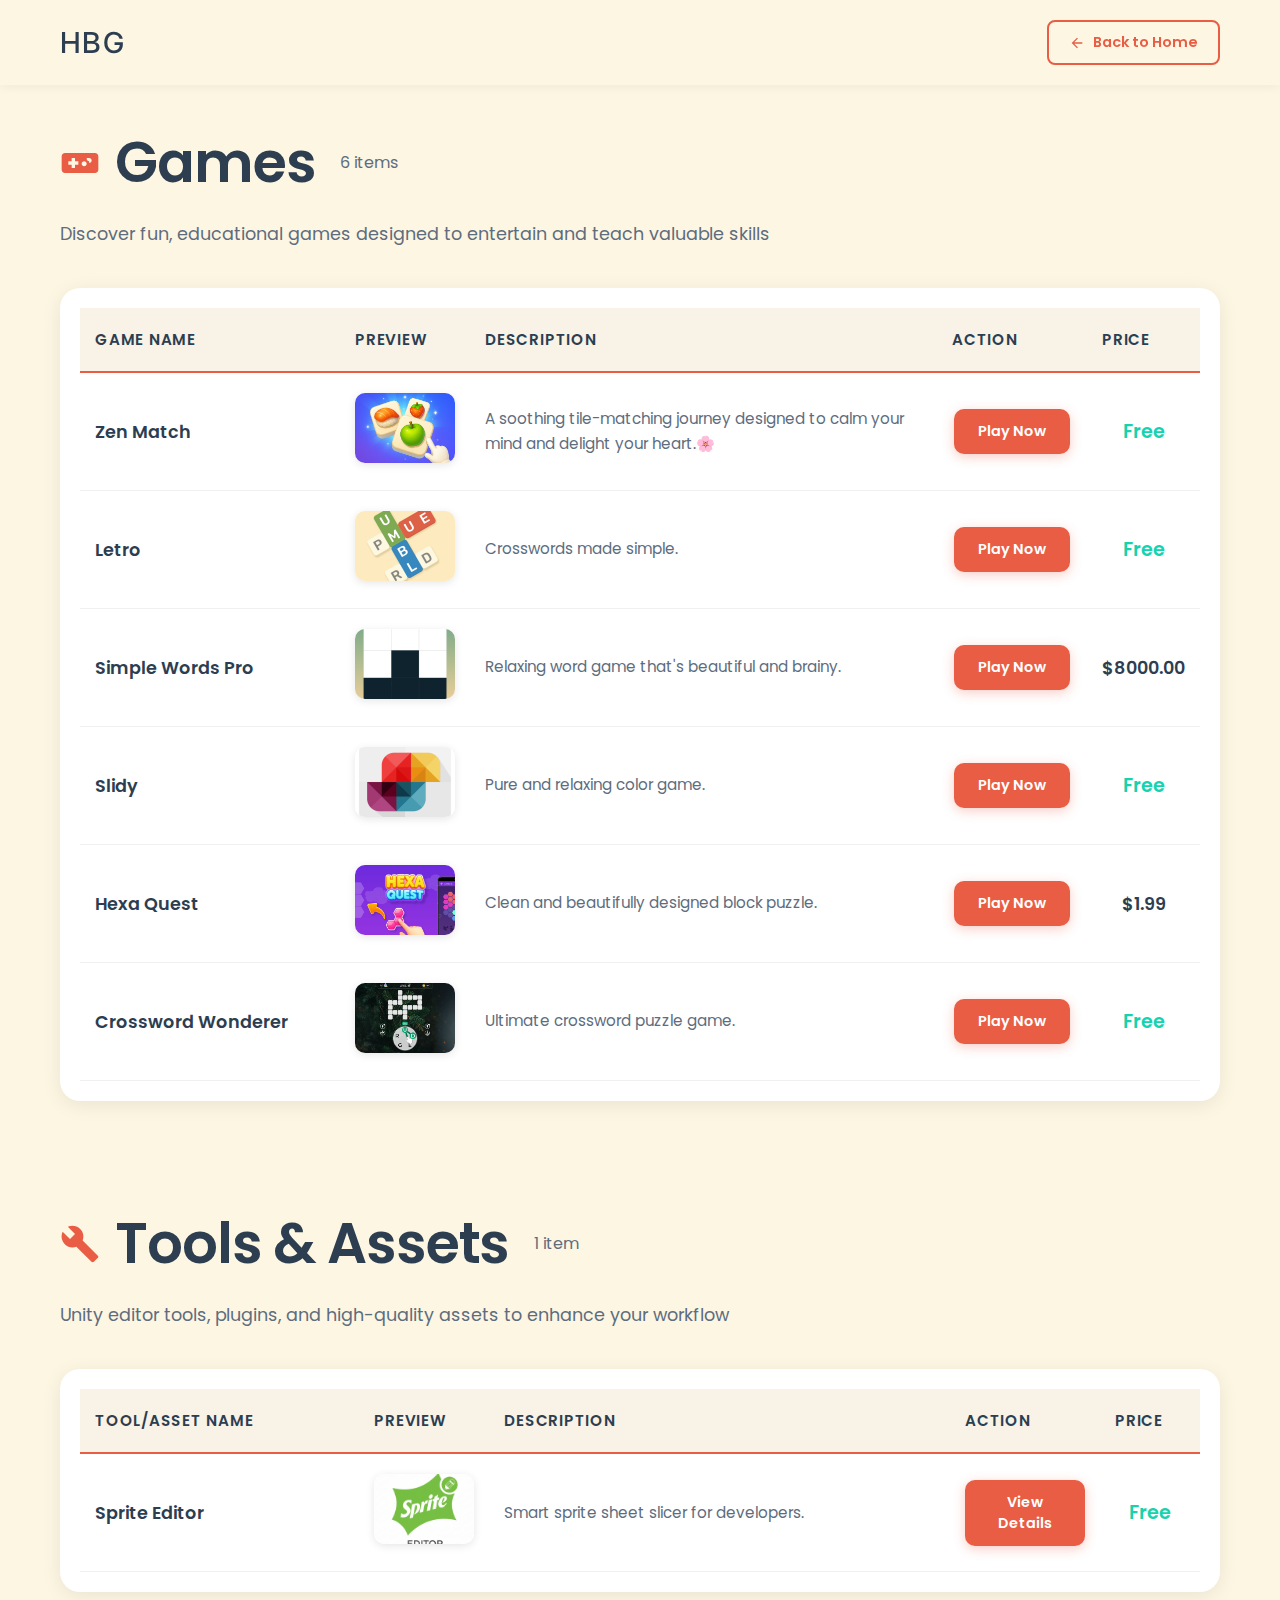
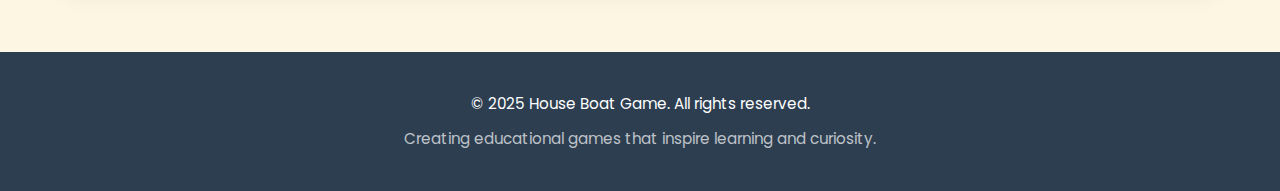
<file: pages/catalog.html>
<!DOCTYPE html>
<html lang="en">
<head>
    <meta charset="UTF-8">
    <meta name="viewport" content="width=device-width, initial-scale=1.0">
    <title>Browse All Games & Tools - House Boat Game</title>

    <!-- Fonts -->
    <link href="https://fonts.googleapis.com/css2?family=Poppins:wght@200;300;400;500;600;700;800&display=swap" rel="stylesheet">
    <link href="https://fonts.googleapis.com/css2?family=Inter:wght@300;400;500;600;700&display=swap" rel="stylesheet">

    <!-- Styles -->
    <link rel="stylesheet" href="../styles/catalog.css">

    <!-- Projects Data -->
    <script src="../scripts/projects-data.js"></script>

    <style>
        * {
            margin: 0;
            padding: 0;
            box-sizing: border-box;
        }

        body {
            font-family: 'Poppins', -apple-system, BlinkMacSystemFont, 'Segoe UI', Roboto, Helvetica, Arial, sans-serif;
            background: #FDF6E3;
            color: #2C3E50;
            overflow-x: hidden;
        }

        /* Navigation */
        nav {
            position: fixed;
            top: 0;
            left: 0;
            width: 100%;
            padding: 20px 60px;
            z-index: 100;
            background: rgba(253, 246, 227, 0.95);
            backdrop-filter: blur(10px);
            box-shadow: 0 2px 10px rgba(0, 0, 0, 0.05);
        }

        .nav-container {
            display: flex;
            justify-content: space-between;
            align-items: center;
            max-width: 1400px;
            margin: 0 auto;
        }

        .logo {
            font-family: 'Inter', sans-serif;
            font-size: 1.8rem;
            font-weight: 500;
            letter-spacing: 0.05em;
            color: #2C3E50;
            text-decoration: none;
            transition: color 0.3s ease;
        }

        .logo:hover {
            color: #E85D44;
        }

        .back-btn {
            display: inline-flex;
            align-items: center;
            gap: 8px;
            padding: 10px 20px;
            background: transparent;
            color: #E85D44;
            border: 2px solid #E85D44;
            border-radius: 8px;
            font-size: 0.9rem;
            font-weight: 600;
            text-decoration: none;
            transition: all 0.3s ease;
        }

        .back-btn:hover {
            background: #E85D44;
            color: #FFFFFF;
        }

        .back-btn svg {
            width: 16px;
            height: 16px;
            fill: currentColor;
        }

        @media (max-width: 768px) {
            nav {
                padding: 15px 20px;
            }

            .logo {
                font-size: 1.4rem;
            }

            .back-btn {
                padding: 8px 16px;
                font-size: 0.85rem;
            }
        }
    </style>
</head>
<body>
    <!-- Navigation -->
    <nav>
        <div class="nav-container">
            <a href="../index.html" class="logo">HBG</a>
            <a href="../index.html" class="back-btn">
                <svg viewBox="0 0 24 24"><path d="M20 11H7.83l5.59-5.59L12 4l-8 8 8 8 1.41-1.41L7.83 13H20v-2z"/></svg>
                Back to Home
            </a>
        </div>
    </nav>

    <!-- Main Content -->
    <main class="catalog-main">
        <!-- Games Section -->
        <section class="catalog-section" id="games">
            <div class="section-header">
                <div class="section-title-wrapper">
                    <svg class="section-icon" viewBox="0 0 24 24">
                        <path d="M21 6H3c-1.1 0-2 .9-2 2v8c0 1.1.9 2 2 2h18c1.1 0 2-.9 2-2V8c0-1.1-.9-2-2-2zM11 13H9v2H7v-2H5v-2h2V9h2v2h2v2zm3.5 1c-.83 0-1.5-.67-1.5-1.5s.67-1.5 1.5-1.5 1.5.67 1.5 1.5-.67 1.5-1.5 1.5zm3-3c-.83 0-1.5-.67-1.5-1.5S16.67 9 17.5 9s1.5.67 1.5 1.5-.67 1.5-1.5 1.5z"/>
                    </svg>
                    <h1>Games</h1>
                    <span class="item-count" id="gamesCount">0 items</span>
                </div>
                <p class="section-description">Discover fun, educational games designed to entertain and teach valuable skills</p>
            </div>

            <!-- Desktop Table View -->
            <div class="catalog-table-wrapper">
                <table class="catalog-table">
                    <thead>
                        <tr>
                            <th>Game Name</th>
                            <th>Preview</th>
                            <th>Description</th>
                            <th>Action</th>
                            <th>Price</th>
                        </tr>
                    </thead>
                    <tbody id="gamesTableBody">
                        <!-- Populated by JavaScript -->
                    </tbody>
                </table>
            </div>

            <!-- Mobile Card View -->
            <div class="catalog-cards" id="gamesCards">
                <!-- Populated by JavaScript -->
            </div>
        </section>

        <!-- Tools & Assets Section -->
        <section class="catalog-section" id="tools">
            <div class="section-header">
                <div class="section-title-wrapper">
                    <svg class="section-icon" viewBox="0 0 24 24">
                        <path d="M22.7 19l-9.1-9.1c.9-2.3.4-5-1.5-6.9-2-2-5-2.4-7.4-1.3L9 6 6 9 1.6 4.7C.4 7.1.9 10.1 2.9 12.1c1.9 1.9 4.6 2.4 6.9 1.5l9.1 9.1c.4.4 1 .4 1.4 0l2.3-2.3c.5-.4.5-1.1.1-1.4z"/>
                    </svg>
                    <h1>Tools & Assets</h1>
                    <span class="item-count" id="toolsCount">0 items</span>
                </div>
                <p class="section-description">Unity editor tools, plugins, and high-quality assets to enhance your workflow</p>
            </div>

            <!-- Desktop Table View -->
            <div class="catalog-table-wrapper">
                <table class="catalog-table">
                    <thead>
                        <tr>
                            <th>Tool/Asset Name</th>
                            <th>Preview</th>
                            <th>Description</th>
                            <th>Action</th>
                            <th>Price</th>
                        </tr>
                    </thead>
                    <tbody id="toolsTableBody">
                        <!-- Populated by JavaScript -->
                    </tbody>
                </table>
            </div>

            <!-- Mobile Card View -->
            <div class="catalog-cards" id="toolsCards">
                <!-- Populated by JavaScript -->
            </div>
        </section>
    </main>

    <!-- Footer -->
    <footer class="catalog-footer">
        <p>&copy; 2025 House Boat Game. All rights reserved.</p>
        <p>Creating educational games that inspire learning and curiosity.</p>
    </footer>

    <script>
        // Populate catalog from projectsData
        document.addEventListener('DOMContentLoaded', () => {
            populateCatalog();

            // Smooth scroll to section if hash present
            if (window.location.hash) {
                setTimeout(() => {
                    const target = document.querySelector(window.location.hash);
                    if (target) {
                        target.scrollIntoView({ behavior: 'smooth' });
                    }
                }, 100);
            }
        });

        function populateCatalog() {
            // Populate Games
            populateGames();

            // Populate Tools & Assets
            populateTools();
        }

        function populateGames() {
            const tableBody = document.getElementById('gamesTableBody');
            const cardsContainer = document.getElementById('gamesCards');
            const gamesCount = document.getElementById('gamesCount');

            if (!projectsData || !projectsData.games) return;

            const games = projectsData.games;
            gamesCount.textContent = `${games.length} ${games.length === 1 ? 'item' : 'items'}`;

            games.forEach(game => {
                const price = game.price === 0 ? 'Free' : `$${game.price.toFixed(2)}`;
                const link = game.links.playPage || game.links.crazyGame || game.links.playStore || '#';

                // Desktop Table Row
                const row = document.createElement('tr');
                row.innerHTML = `
                    <td class="name-col">${game.title}</td>
                    <td class="preview-col"><img src="../${game.image}" alt="${game.title}"></td>
                    <td class="desc-col">${game.description}</td>
                    <td class="action-col">
                        <a href="${link}" class="action-btn">Play Now</a>
                    </td>
                    <td class="price-col ${game.price === 0 ? 'free' : ''}">${price}</td>
                `;
                tableBody.appendChild(row);

                // Mobile Card
                const card = document.createElement('div');
                card.className = 'catalog-card';
                card.innerHTML = `
                    <img src="../${game.image}" alt="${game.title}" class="card-image">
                    <div class="card-content">
                        <h3 class="card-title">${game.title}</h3>
                        <p class="card-description">${game.description}</p>
                        <div class="card-footer">
                            <a href="${link}" class="card-btn">Play Now</a>
                            <span class="card-price ${game.price === 0 ? 'free' : ''}">${price}</span>
                        </div>
                    </div>
                `;
                cardsContainer.appendChild(card);
            });
        }

        function populateTools() {
            const tableBody = document.getElementById('toolsTableBody');
            const cardsContainer = document.getElementById('toolsCards');
            const toolsCount = document.getElementById('toolsCount');

            if (!projectsData || !projectsData.toolsAndAssets) return;

            const tools = projectsData.toolsAndAssets;
            toolsCount.textContent = `${tools.length} ${tools.length === 1 ? 'item' : 'items'}`;

            tools.forEach(tool => {
                const price = tool.price === 0 ? 'Free' : `$${tool.price.toFixed(2)}`;
                const link = tool.links.github || tool.links.url || tool.links.download || '#';

                // Desktop Table Row
                const row = document.createElement('tr');
                row.innerHTML = `
                    <td class="name-col">${tool.title}</td>
                    <td class="preview-col"><img src="../${tool.image}" alt="${tool.title}"></td>
                    <td class="desc-col">${tool.description}</td>
                    <td class="action-col">
                        <a href="${link}" target="_blank" class="action-btn">View Details</a>
                    </td>
                    <td class="price-col ${tool.price === 0 ? 'free' : ''}">${price}</td>
                `;
                tableBody.appendChild(row);

                // Mobile Card
                const card = document.createElement('div');
                card.className = 'catalog-card';
                card.innerHTML = `
                    <img src="../${tool.image}" alt="${tool.title}" class="card-image">
                    <div class="card-content">
                        <h3 class="card-title">${tool.title}</h3>
                        <p class="card-description">${tool.description}</p>
                        <div class="card-footer">
                            <a href="${link}" target="_blank" class="card-btn">View Details</a>
                            <span class="card-price ${tool.price === 0 ? 'free' : ''}">${price}</span>
                        </div>
                    </div>
                `;
                cardsContainer.appendChild(card);
            });
        }
    </script>
</body>
</html>
</file>
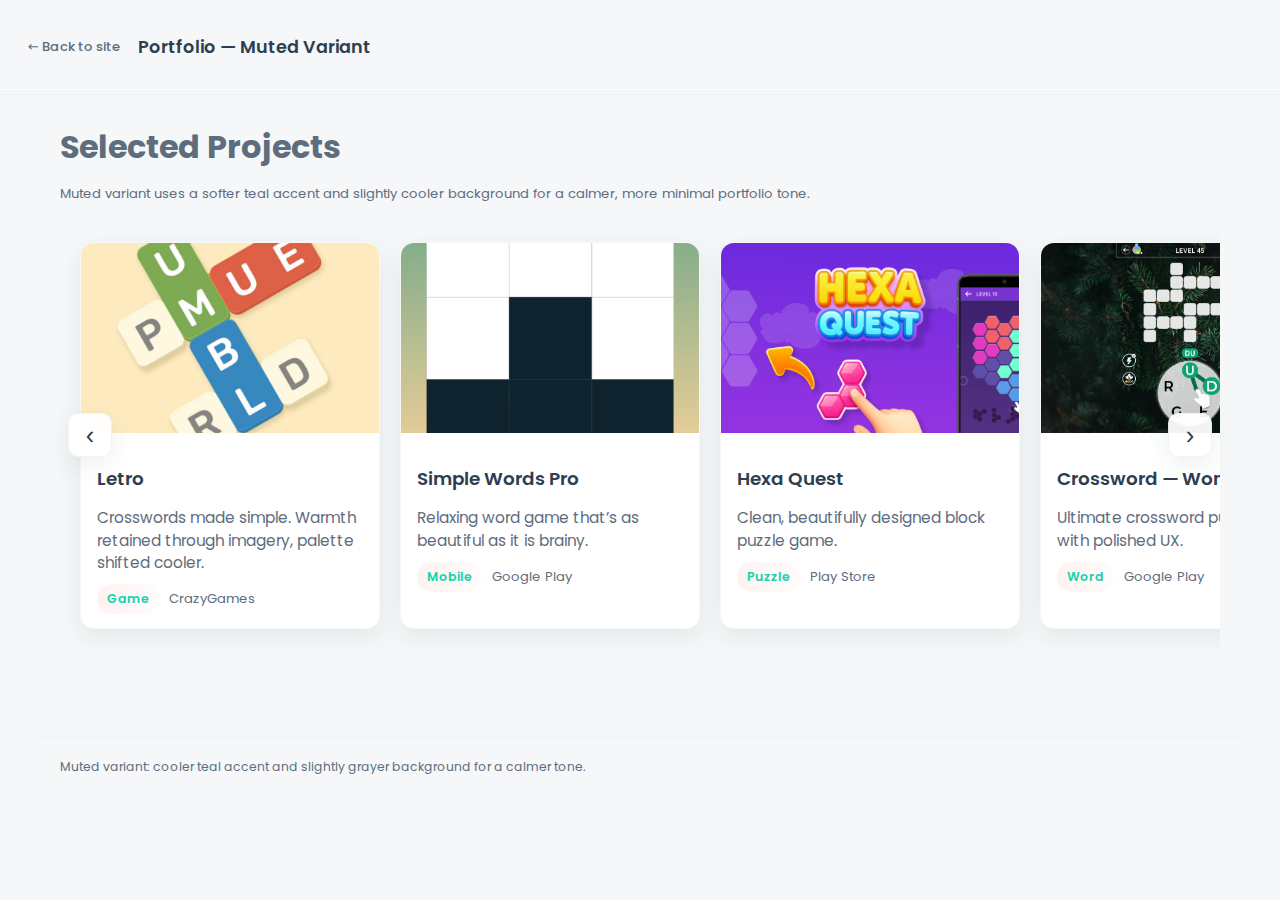
<file: preview/variant-muted.html>
<!DOCTYPE html>
<html lang="en">
<head>
    <meta charset="utf-8" />
    <meta name="viewport" content="width=device-width,initial-scale=1" />
    <title>Portfolio Preview — Muted Variant</title>
    <link href="https://fonts.googleapis.com/css2?family=Poppins:wght@300;400;600;700&family=Inter:wght@500&display=swap" rel="stylesheet">
    <link rel="stylesheet" href="./styles/portfolio-preview.css">
</head>
<body class="muted">
    <header class="preview-header">
        <a class="back" href="../index.html">← Back to site</a>
        <h1>Portfolio — Muted Variant</h1>
    </header>

    <main class="preview-main" role="main">
        <section class="project-carousel" aria-labelledby="proj-heading">
            <div class="section-header">
                <h2 id="proj-heading">Selected Projects</h2>
                <p>Muted variant uses a softer teal accent and slightly cooler background for a calmer, more minimal portfolio tone.</p>
            </div>

            <div class="carousel-wrap">
                <button class="carousel-btn prev" aria-label="Previous projects">‹</button>

                <div class="scroller" id="scroller" tabindex="0" role="list" aria-label="Projects carousel">
                    <a class="project-card" role="listitem" href="#" aria-label="Letro — Crosswords made simple">
                        <img class="card-image" src="../images/letro.png" alt="Letro — screenshot" loading="lazy">
                        <div class="card-body">
                            <h3 class="card-title">Letro</h3>
                            <p class="card-desc">Crosswords made simple. Warmth retained through imagery, palette shifted cooler.</p>
                            <div class="card-meta">
                                <span class="tag">Game</span>
                                <span class="muted">CrazyGames</span>
                            </div>
                        </div>
                    </a>

                    <a class="project-card" role="listitem" href="#" aria-label="Simple Words Pro — Relaxing word game">
                        <img class="card-image" src="../images/simple-words-pro.png" alt="Simple Words Pro — screenshot" loading="lazy">
                        <div class="card-body">
                            <h3 class="card-title">Simple Words Pro</h3>
                            <p class="card-desc">Relaxing word game that’s as beautiful as it is brainy.</p>
                            <div class="card-meta">
                                <span class="tag">Mobile</span>
                                <span class="muted">Google Play</span>
                            </div>
                        </div>
                    </a>

                    <a class="project-card" role="listitem" href="#" aria-label="Hexa Quest — Block puzzle">
                        <img class="card-image" src="../images/hexa-quest.png" alt="Hexa Quest — screenshot" loading="lazy">
                        <div class="card-body">
                            <h3 class="card-title">Hexa Quest</h3>
                            <p class="card-desc">Clean, beautifully designed block puzzle game.</p>
                            <div class="card-meta">
                                <span class="tag">Puzzle</span>
                                <span class="muted">Play Store</span>
                            </div>
                        </div>
                    </a>

                    <a class="project-card" role="listitem" href="#" aria-label="Crossword — Wonderer — Ultimate crossword">
                        <img class="card-image" src="../images/crossword-wonderer.png" alt="Crossword Wonderer — screenshot" loading="lazy">
                        <div class="card-body">
                            <h3 class="card-title">Crossword — Wonderer</h3>
                            <p class="card-desc">Ultimate crossword puzzle game with polished UX.</p>
                            <div class="card-meta">
                                <span class="tag">Word</span>
                                <span class="muted">Google Play</span>
                            </div>
                        </div>
                    </a>
                </div>

                <button class="carousel-btn next" aria-label="Next projects">›</button>
            </div>
        </section>
    </main>

    <footer class="preview-footer">
        <small>Muted variant: cooler teal accent and slightly grayer background for a calmer tone.</small>
    </footer>

    <script>
        // Tiny carousel controls (same as warm)
        (function(){
            const scroller = document.getElementById('scroller');
            const prev = document.querySelector('.carousel-btn.prev');
            const next = document.querySelector('.carousel-btn.next');
            function scrollBy(amount){ scroller.scrollBy({ left: amount, behavior: 'smooth' }); }
            prev.addEventListener('click', ()=> scrollBy(-Math.round(scroller.clientWidth * 0.8)));
            next.addEventListener('click', ()=> scrollBy(Math.round(scroller.clientWidth * 0.8)));
            scroller.addEventListener('keydown', (e)=>{
                if(e.key === 'ArrowRight') { e.preventDefault(); scrollBy(320); }
                if(e.key === 'ArrowLeft') { e.preventDefault(); scrollBy(-320); }
            });
        })();
    </script>
</body>
</html>
</file>
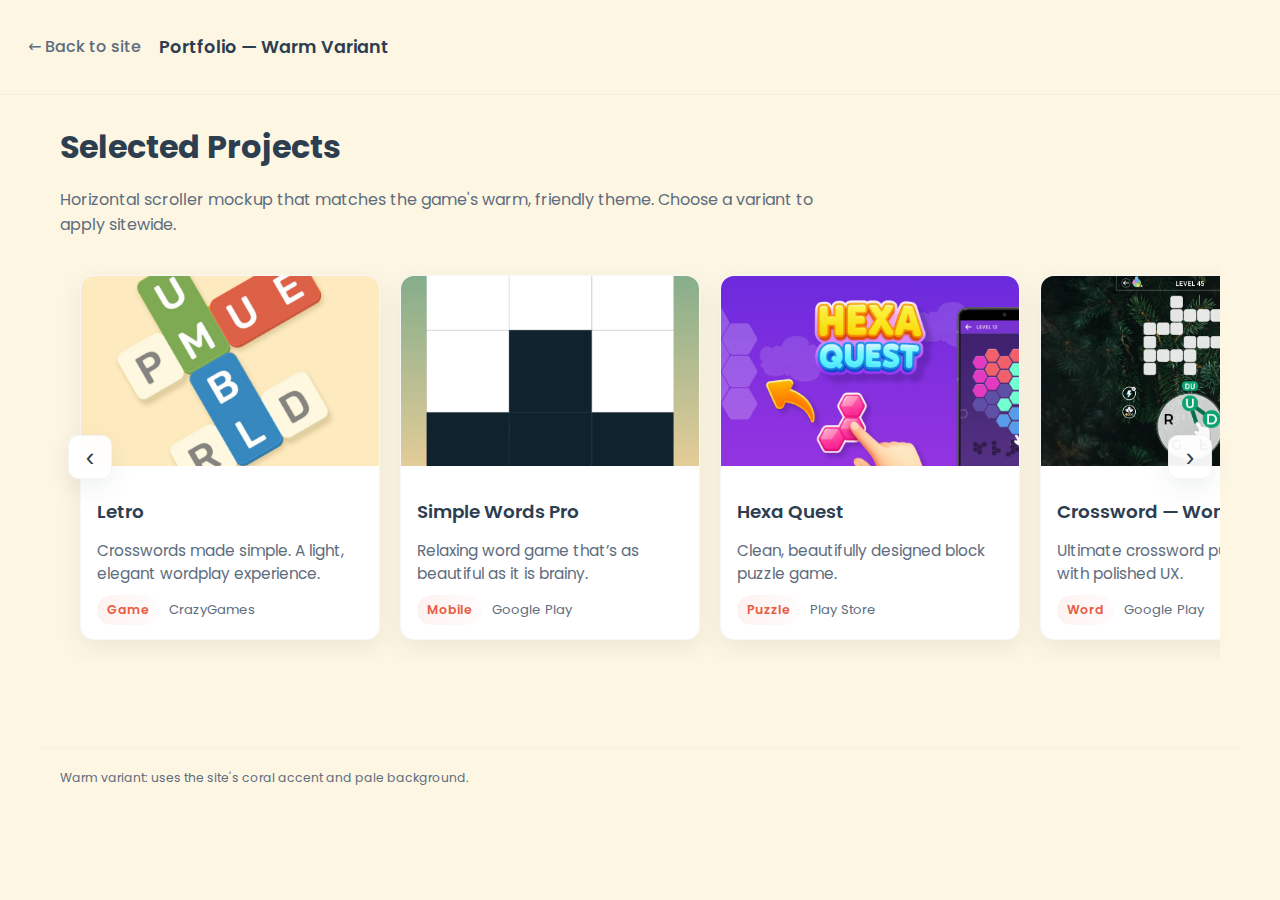
<file: preview/variant-warm.html>
<!DOCTYPE html>
<html lang="en">
<head>
    <meta charset="utf-8" />
    <meta name="viewport" content="width=device-width,initial-scale=1" />
    <title>Portfolio Preview — Warm Variant</title>
    <link href="https://fonts.googleapis.com/css2?family=Poppins:wght@300;400;600;700&family=Inter:wght@500&display=swap" rel="stylesheet">
    <link rel="stylesheet" href="./styles/portfolio-preview.css">
</head>
<body class="warm">
    <header class="preview-header">
        <a class="back" href="../index.html">← Back to site</a>
        <h1>Portfolio — Warm Variant</h1>
    </header>

    <main class="preview-main" role="main">
        <section class="project-carousel" aria-labelledby="proj-heading">
            <div class="section-header">
                <h2 id="proj-heading">Selected Projects</h2>
                <p>Horizontal scroller mockup that matches the game's warm, friendly theme. Choose a variant to apply sitewide.</p>
            </div>

            <div class="carousel-wrap">
                <button class="carousel-btn prev" aria-label="Previous projects">‹</button>

                <div class="scroller" id="scroller" tabindex="0" role="list" aria-label="Projects carousel">
                    <a class="project-card" role="listitem" href="#" aria-label="Letro — Crosswords made simple">
                        <img class="card-image" src="../images/letro.png" alt="Letro — screenshot" loading="lazy">
                        <div class="card-body">
                            <h3 class="card-title">Letro</h3>
                            <p class="card-desc">Crosswords made simple. A light, elegant wordplay experience.</p>
                            <div class="card-meta">
                                <span class="tag">Game</span>
                                <span class="muted">CrazyGames</span>
                            </div>
                        </div>
                    </a>

                    <a class="project-card" role="listitem" href="#" aria-label="Simple Words Pro — Relaxing word game">
                        <img class="card-image" src="../images/simple-words-pro.png" alt="Simple Words Pro — screenshot" loading="lazy">
                        <div class="card-body">
                            <h3 class="card-title">Simple Words Pro</h3>
                            <p class="card-desc">Relaxing word game that’s as beautiful as it is brainy.</p>
                            <div class="card-meta">
                                <span class="tag">Mobile</span>
                                <span class="muted">Google Play</span>
                            </div>
                        </div>
                    </a>

                    <a class="project-card" role="listitem" href="#" aria-label="Hexa Quest — Block puzzle">
                        <img class="card-image" src="../images/hexa-quest.png" alt="Hexa Quest — screenshot" loading="lazy">
                        <div class="card-body">
                            <h3 class="card-title">Hexa Quest</h3>
                            <p class="card-desc">Clean, beautifully designed block puzzle game.</p>
                            <div class="card-meta">
                                <span class="tag">Puzzle</span>
                                <span class="muted">Play Store</span>
                            </div>
                        </div>
                    </a>

                    <a class="project-card" role="listitem" href="#" aria-label="Crossword — Wonderer — Ultimate crossword">
                        <img class="card-image" src="../images/crossword-wonderer.png" alt="Crossword Wonderer — screenshot" loading="lazy">
                        <div class="card-body">
                            <h3 class="card-title">Crossword — Wonderer</h3>
                            <p class="card-desc">Ultimate crossword puzzle game with polished UX.</p>
                            <div class="card-meta">
                                <span class="tag">Word</span>
                                <span class="muted">Google Play</span>
                            </div>
                        </div>
                    </a>
                </div>

                <button class="carousel-btn next" aria-label="Next projects">›</button>
            </div>
        </section>
    </main>

    <footer class="preview-footer">
        <small>Warm variant: uses the site's coral accent and pale background.</small>
    </footer>

    <script>
        // Tiny carousel controls
        (function(){
            const scroller = document.getElementById('scroller');
            const prev = document.querySelector('.carousel-btn.prev');
            const next = document.querySelector('.carousel-btn.next');
            function scrollBy(amount){ scroller.scrollBy({ left: amount, behavior: 'smooth' }); }
            prev.addEventListener('click', ()=> scrollBy(-Math.round(scroller.clientWidth * 0.8)));
            next.addEventListener('click', ()=> scrollBy(Math.round(scroller.clientWidth * 0.8)));

            // keyboard navigation when scroller is focused
            scroller.addEventListener('keydown', (e)=>{
                if(e.key === 'ArrowRight') { e.preventDefault(); scrollBy(320); }
                if(e.key === 'ArrowLeft') { e.preventDefault(); scrollBy(-320); }
            });
        })();
    </script>
</body>
</html>
</file>
<file: styles/portfolio-section.css>
:root{
    --accent: #E85D44;
    --accent-900: #b73d2b;
    --text: #2C3E50;
    --muted: #5D6D7E;
    --card-bg: #ffffff;
    --card-radius: 12px;
    --card-shadow: 0 10px 30px rgba(44,62,80,0.08);
}

/* Other Projects carousel styles (warm variant) */
.other-projects{ padding: 60px 60px 80px; background: transparent; }
.other-projects .section-header{ max-width:1200px; margin:0 auto 18px; }
.carousel-wrap{ max-width:1200px; margin:0 auto; position:relative; }
.scroller{ display:flex; gap:20px; overflow-x:auto; padding:18px; scroll-snap-type:x mandatory; scroll-padding:40px; -webkit-overflow-scrolling:touch; }
.project-card{ display:block; min-width:300px; max-width:320px; background:var(--card-bg); border-radius:var(--card-radius); box-shadow:var(--card-shadow); scroll-snap-align:center; overflow:hidden; text-decoration:none; color:inherit; border:1px solid rgba(44,62,80,0.04); transition: transform .28s cubic-bezier(.2,.9,.2,1), box-shadow .28s; }
.project-card:hover{ transform: translateY(-8px); box-shadow: 0 18px 40px rgba(44,62,80,0.12); }
.card-image{ width:100%; height:190px; object-fit:cover; display:block; }
.card-body{ padding:14px 16px; }
.card-title{ font-size:1.15rem; margin-bottom:6px; color:var(--text); font-weight:600; }
.card-desc{ color:var(--muted); font-size:0.96rem; line-height:1.45; margin-bottom:10px; }
.card-meta{ display:flex; gap:10px; align-items:center; }
.tag{ background: linear-gradient(90deg, rgba(232,93,68,0.08), rgba(232,93,68,0.02)); color: var(--accent); padding:6px 10px; border-radius:999px; font-size:0.78rem; font-weight:600; }
.muted{ color:var(--muted); font-size:0.82rem; }
.carousel-btn{ position:absolute; top:50%; transform:translateY(-50%); width:44px; height:44px; border-radius:10px; background:rgba(255,255,255,0.95); border:1px solid rgba(44,62,80,0.06); display:grid; place-items:center; font-size:1.6rem; color:var(--text); cursor:pointer; box-shadow:var(--card-shadow); }
.carousel-btn.prev{ left:8px; }
.carousel-btn.next{ right:8px; }

@media (max-width:640px){
    .scroller{ display:block; overflow:visible; }
    .project-card{ min-width: auto; width:100%; margin-bottom:18px; }
    .carousel-btn{ display:none; }
}

@media (prefers-reduced-motion: reduce){
    .project-card, .scroller, .carousel-btn{ transition: none !important; }
}
</file>
<file: styles/featured-carousel.css>
/* ================================
   FEATURED CAROUSEL SECTION
   Your style - modern, clean design
   ================================ */

.featured-section {
    padding: 80px 60px 100px;
    background: #FDF6E3;
    position: relative;
    overflow: hidden;
}

.featured-header {
    text-align: center;
    margin-bottom: 50px;
}

.featured-header h2 {
    font-size: clamp(2.5rem, 6vw, 3.5rem);
    font-weight: 600;
    letter-spacing: -0.02em;
    color: #2C3E50;
    margin-bottom: 15px;
}

.featured-header p {
    font-size: 1.1rem;
    color: #5D6D7E;
    max-width: 600px;
    margin: 0 auto;
}

/* Carousel Container */
.featured-carousel-wrapper {
    position: relative;
    max-width: 1400px;
    margin: 0 auto;
}

.featured-carousel {
    position: relative;
    width: 100%;
    min-height: 500px;
    padding: 20px 0;
}

/* Carousel Items */
.featured-item {
    position: absolute;
    top: 0;
    left: 0;
    width: 100%;
    background: #FFFFFF;
    border-radius: 20px;
    overflow: hidden;
    box-shadow: 0 10px 30px rgba(0, 0, 0, 0.15), 0 3px 10px rgba(0, 0, 0, 0.1);
    cursor: none;
    display: grid;
    grid-template-columns: 1fr 1fr;
    gap: 40px;
    padding: 40px;
    align-items: center;

    /* Hidden by default */
    opacity: 0;
    visibility: hidden;
    pointer-events: none;
    transform: scale(0.95);
    transition: opacity 0.6s ease, transform 0.6s ease, visibility 0s linear 0.6s;
}

/* Active slide */
.featured-item.active {
    opacity: 1;
    visibility: visible;
    pointer-events: auto;
    transform: scale(1);
    transition: opacity 0.6s ease, transform 0.6s ease, visibility 0s linear 0s;
    z-index: 2;
}

/* Inactive slides */
.featured-item.inactive {
    opacity: 0;
    visibility: hidden;
    pointer-events: none;
    transform: scale(0.95);
    z-index: 1;
}

.featured-item.active:hover {
    transform: scale(1) translateY(-5px);
    box-shadow: 0 20px 50px rgba(0, 0, 0, 0.2), 0 10px 20px rgba(0, 0, 0, 0.15);
}

/* Featured Image */
.featured-image-container {
    position: relative;
    overflow: hidden;
    border-radius: 15px;
    aspect-ratio: 16 / 9;
}

.featured-image {
    width: 100%;
    height: 100%;
    object-fit: cover;
    transition: transform 0.6s cubic-bezier(0.4, 0, 0.2, 1);
}

.featured-item:hover .featured-image {
    transform: scale(1.05);
}

/* Play Button Overlay */
.featured-play-overlay {
    position: absolute;
    top: 50%;
    left: 50%;
    transform: translate(-50%, -50%);
    width: 80px;
    height: 80px;
    background: rgba(232, 93, 68, 0.9);
    border-radius: 50%;
    display: flex;
    align-items: center;
    justify-content: center;
    opacity: 0;
    transition: all 0.4s cubic-bezier(0.4, 0, 0.2, 1);
    cursor: none;
}

.featured-item:hover .featured-play-overlay {
    opacity: 1;
    transform: translate(-50%, -50%) scale(1.1);
}

.featured-play-overlay svg {
    width: 30px;
    height: 30px;
    fill: #FFFFFF;
    margin-left: 5px;
}

/* Featured Content */
.featured-content {
    padding: 20px;
}

.featured-tag {
    display: inline-block;
    padding: 8px 16px;
    background: linear-gradient(135deg, #E85D44, #d44a31);
    color: #FFFFFF;
    border-radius: 20px;
    font-size: 0.85rem;
    font-weight: 600;
    letter-spacing: 0.05em;
    margin-bottom: 20px;
    text-transform: uppercase;
}

.featured-content h3 {
    font-size: clamp(2rem, 4vw, 2.8rem);
    font-weight: 600;
    color: #2C3E50;
    margin-bottom: 15px;
    letter-spacing: -0.01em;
}

.featured-content p {
    font-size: 1.1rem;
    color: #5D6D7E;
    line-height: 1.7;
    margin-bottom: 25px;
}

/* Featured Links */
.featured-links {
    display: flex;
    gap: 15px;
    flex-wrap: wrap;
}

.featured-btn {
    display: inline-flex;
    align-items: center;
    gap: 10px;
    padding: 14px 28px;
    background: #E85D44;
    color: #FFFFFF;
    border: none;
    border-radius: 12px;
    font-size: 1rem;
    font-weight: 600;
    text-decoration: none;
    cursor: none;
    transition: all 0.3s cubic-bezier(0.4, 0, 0.2, 1);
    box-shadow: 0 4px 15px rgba(232, 93, 68, 0.3);
}

.featured-btn:hover {
    background: #d44a31;
    transform: translateY(-2px);
    box-shadow: 0 8px 25px rgba(232, 93, 68, 0.4);
}

.featured-btn.secondary {
    background: transparent;
    color: #E85D44;
    border: 2px solid #E85D44;
    box-shadow: none;
}

.featured-btn.secondary:hover {
    background: #E85D44;
    color: #FFFFFF;
    box-shadow: 0 4px 15px rgba(232, 93, 68, 0.3);
}

/* Navigation Arrows */
.featured-nav {
    position: absolute;
    top: 50%;
    transform: translateY(-50%);
    width: 50px;
    height: 50px;
    background: #FFFFFF;
    border-radius: 50%;
    display: flex;
    align-items: center;
    justify-content: center;
    cursor: none;
    box-shadow: 0 5px 20px rgba(0, 0, 0, 0.15);
    transition: all 0.3s cubic-bezier(0.4, 0, 0.2, 1);
    z-index: 10;
    opacity: 0.8;
}

.featured-nav:hover {
    opacity: 1;
    transform: translateY(-50%) scale(1.1);
    box-shadow: 0 8px 30px rgba(0, 0, 0, 0.2);
}

.featured-nav.prev {
    left: 20px;
}

.featured-nav.next {
    right: 20px;
}

.featured-nav svg {
    width: 20px;
    height: 20px;
    fill: #E85D44;
}

/* Carousel Indicators */
.featured-indicators {
    display: flex;
    gap: 10px;
    justify-content: center;
    margin-top: 40px;
}

.featured-indicator {
    width: 12px;
    height: 12px;
    border-radius: 50%;
    background: rgba(44, 62, 80, 0.2);
    cursor: none;
    transition: all 0.3s cubic-bezier(0.4, 0, 0.2, 1);
}

.featured-indicator.active {
    width: 40px;
    border-radius: 6px;
    background: #E85D44;
}

/* Responsive Design */
@media (max-width: 1024px) {
    .featured-item {
        grid-template-columns: 1fr;
        gap: 30px;
        padding: 30px;
    }
}

@media (max-width: 768px) {
    .featured-section {
        padding: 40px 20px 60px;
    }

    .featured-item {
        padding: 20px;
        gap: 15px;
    }

    .featured-content {
        padding: 5px;
    }

    .featured-content h3 {
        font-size: 1.5rem;
    }

    .featured-content p {
        font-size: 0.95rem;
        line-height: 1.5;
    }

    .featured-image-container {
        aspect-ratio: 4 / 3;
    }

    .featured-nav {
        width: 40px;
        height: 40px;
    }

    .featured-nav.prev {
        left: 10px;
    }

    .featured-nav.next {
        right: 10px;
    }

    .featured-links {
        flex-direction: column;
        gap: 10px;
    }

    .featured-btn {
        width: 100%;
        justify-content: center;
        padding: 12px 20px;
        font-size: 0.9rem;
    }
}

@media (max-width: 480px) {
    .featured-section {
        padding: 50px 20px 60px;
    }

    .featured-play-overlay {
        width: 60px;
        height: 60px;
    }

    .featured-play-overlay svg {
        width: 20px;
        height: 20px;
    }
}
</file>
<file: styles/discover-section.css>
/* ================================
   DISCOVER SECTION
   3 Categories with Thumbnail Scrollers
   Your style - modern, clean design
   ================================ */

.discover-section {
    padding: 100px 60px;
    background: #FFFFFF;
}

.discover-section:nth-child(even) {
    background: #F9F2E7;
}

/* Category Container */
.discover-category {
    max-width: 1400px;
    margin: 0 auto 120px;
    display: grid;
    grid-template-columns: 1fr 1fr;
    gap: 60px;
    align-items: center;
}

.discover-category:last-child {
    margin-bottom: 0;
}

/* Alternate Layout for Even Categories */
.discover-category:nth-child(even) .discover-image-section {
    order: 2;
}

.discover-category:nth-child(even) .discover-content {
    text-align: right;
}

/* Image Section */
.discover-image-section {
    position: relative;
    max-width: 100%;
    overflow: hidden;
}

.discover-main-image-container {
    position: relative;
    border-radius: 20px;
    overflow: hidden;
    aspect-ratio: 16 / 10;
    max-width: 100%;
    width: 100%;
    box-shadow: 0 10px 30px rgba(0, 0, 0, 0.15), 0 3px 10px rgba(0, 0, 0, 0.1);
    margin-bottom: 20px;
    cursor: pointer;
    transition: all 0.6s cubic-bezier(0.4, 0, 0.2, 1);
}

/* Main Image Action Button (Play Now / View Details) */
.main-image-action-btn {
    position: absolute;
    bottom: 30px;
    left: 50%;
    transform: translateX(-50%);
    padding: 16px 40px;
    background: rgba(232, 93, 68, 0.95);
    color: #FFFFFF;
    border: none;
    border-radius: 12px;
    font-size: 1.1rem;
    font-weight: 600;
    cursor: pointer;
    transition: all 0.3s ease;
    z-index: 10;
    box-shadow: 0 4px 20px rgba(0, 0, 0, 0.3);
}

.main-image-action-btn:hover {
    background: rgba(232, 93, 68, 1);
    transform: translateX(-50%) translateY(-4px);
    box-shadow: 0 8px 30px rgba(232, 93, 68, 0.5);
}

.discover-main-image-container:hover {
    transform: scale(1.02);
    box-shadow: 0 15px 40px rgba(0, 0, 0, 0.2), 0 5px 15px rgba(0, 0, 0, 0.15);
}

.discover-main-image {
    width: 100%;
    height: 100%;
    object-fit: cover;
    transition: transform 0.6s cubic-bezier(0.4, 0, 0.2, 1);
}

.discover-main-image-container:hover .discover-main-image {
    transform: scale(1.05);
}

/* Thumbnail Scroller */
.discover-thumbnails {
    position: relative;
    padding: 0 45px;
}

.discover-thumbnail-track {
    display: flex;
    gap: 12px;
    overflow-x: auto;
    scroll-behavior: smooth;
    padding: 10px 0;
    scrollbar-width: thin;
    scrollbar-color: rgba(232, 93, 68, 0.3) transparent;
}

.discover-thumbnail-track::-webkit-scrollbar {
    height: 6px;
}

.discover-thumbnail-track::-webkit-scrollbar-track {
    background: rgba(0, 0, 0, 0.05);
    border-radius: 10px;
}

.discover-thumbnail-track::-webkit-scrollbar-thumb {
    background: rgba(232, 93, 68, 0.3);
    border-radius: 10px;
    transition: background 0.3s ease;
}

.discover-thumbnail-track::-webkit-scrollbar-thumb:hover {
    background: rgba(232, 93, 68, 0.5);
}

/* Thumbnail Items */
.discover-thumbnail {
    flex: 0 0 120px;
    height: 80px;
    border-radius: 10px;
    overflow: hidden;
    cursor: none;
    transition: all 0.3s cubic-bezier(0.4, 0, 0.2, 1);
    border: 2px solid transparent;
    position: relative;
    background: #FFFFFF;
}

.discover-thumbnail:hover {
    transform: translateY(-4px);
    border-color: rgba(232, 93, 68, 0.5);
    box-shadow: 0 5px 15px rgba(0, 0, 0, 0.15);
}

.discover-thumbnail.active {
    transform: translateY(-6px);
    border-color: #E85D44;
    box-shadow: 0 8px 20px rgba(232, 93, 68, 0.3);
}

.discover-thumbnail.active::after {
    content: '';
    position: absolute;
    bottom: 0;
    left: 0;
    right: 0;
    height: 3px;
    background: linear-gradient(90deg, transparent, #E85D44 var(--progress, 0%), transparent);
    transition: none;
}

.discover-thumbnail img {
    width: 100%;
    height: 100%;
    object-fit: cover;
    transition: opacity 0.3s ease;
}

.discover-thumbnail:hover img {
    opacity: 0.8;
}

/* Scroll Navigation Buttons */
.discover-scroll-btn {
    position: absolute;
    top: 50%;
    transform: translateY(-50%);
    width: 35px;
    height: 35px;
    background: #FFFFFF;
    border-radius: 50%;
    display: flex;
    align-items: center;
    justify-content: center;
    cursor: none;
    box-shadow: 0 4px 12px rgba(0, 0, 0, 0.15);
    transition: all 0.3s cubic-bezier(0.4, 0, 0.2, 1);
    z-index: 5;
    opacity: 0.7;
}

.discover-scroll-btn:hover {
    opacity: 1;
    transform: translateY(-50%) scale(1.1);
    box-shadow: 0 6px 18px rgba(0, 0, 0, 0.2);
}

.discover-scroll-btn.prev {
    left: 0;
}

.discover-scroll-btn.next {
    right: 0;
}

.discover-scroll-btn svg {
    width: 16px;
    height: 16px;
    fill: #E85D44;
}

/* Content Section */
.discover-content {
    padding: 20px;
}

.discover-category-tag {
    display: inline-block;
    padding: 6px 14px;
    background: rgba(232, 93, 68, 0.1);
    color: #E85D44;
    border-radius: 20px;
    font-size: 0.85rem;
    font-weight: 600;
    letter-spacing: 0.05em;
    margin-bottom: 15px;
    text-transform: uppercase;
}

.discover-content h2 {
    font-size: clamp(2.5rem, 5vw, 3.5rem);
    font-weight: 600;
    letter-spacing: -0.02em;
    color: #2C3E50;
    margin-bottom: 20px;
}

.discover-content p {
    font-size: 1.15rem;
    color: #5D6D7E;
    line-height: 1.7;
    margin-bottom: 30px;
    max-width: 500px;
}

.discover-category:nth-child(even) .discover-content p {
    margin-left: auto;
}

.discover-btn {
    display: inline-flex;
    align-items: center;
    gap: 10px;
    padding: 14px 28px;
    background: #E85D44;
    color: #FFFFFF;
    border: none;
    border-radius: 12px;
    font-size: 1rem;
    font-weight: 600;
    text-decoration: none;
    cursor: none;
    transition: all 0.3s cubic-bezier(0.4, 0, 0.2, 1);
    box-shadow: 0 4px 15px rgba(232, 93, 68, 0.3);
}

.discover-btn:hover {
    background: #d44a31;
    transform: translateY(-2px);
    box-shadow: 0 8px 25px rgba(232, 93, 68, 0.4);
}

.discover-btn svg {
    width: 18px;
    height: 18px;
    fill: currentColor;
    transition: transform 0.3s ease;
}

.discover-btn:hover svg {
    transform: translateX(4px);
}

/* Category Specific Colors */
.discover-category.games .discover-category-tag {
    background: rgba(232, 93, 68, 0.1);
    color: #E85D44;
}

.discover-category.games .discover-btn {
    background: #E85D44;
    box-shadow: 0 4px 15px rgba(232, 93, 68, 0.3);
}

.discover-category.games .discover-btn:hover {
    background: #d44a31;
}

.discover-category.tools .discover-category-tag {
    background: rgba(77, 150, 255, 0.1);
    color: #4D96FF;
}

.discover-category.tools .discover-btn {
    background: #4D96FF;
    box-shadow: 0 4px 15px rgba(77, 150, 255, 0.3);
}

.discover-category.tools .discover-btn:hover {
    background: #3a7de0;
}

.discover-category.assets .discover-category-tag {
    background: rgba(22, 210, 173, 0.1);
    color: #16D2AD;
}

.discover-category.assets .discover-btn {
    background: #16D2AD;
    box-shadow: 0 4px 15px rgba(22, 210, 173, 0.3);
}

.discover-category.assets .discover-btn:hover {
    background: #12b599;
}

/* Auto-play Pause Button */
.discover-pause-play {
    position: absolute;
    bottom: -50px;
    left: 50%;
    transform: translateX(-50%);
    width: 40px;
    height: 40px;
    background: rgba(255, 255, 255, 0.9);
    border-radius: 50%;
    display: flex;
    align-items: center;
    justify-content: center;
    cursor: none;
    box-shadow: 0 4px 12px rgba(0, 0, 0, 0.15);
    transition: opacity 0.3s ease, box-shadow 0.3s ease;
    opacity: 0.7;
    z-index: 5;
}

.discover-pause-play:hover {
    opacity: 1;
    box-shadow: 0 6px 18px rgba(0, 0, 0, 0.2);
}

.discover-pause-play svg {
    width: 16px;
    height: 16px;
    fill: #E85D44;
}

/* Responsive Design */
@media (max-width: 1024px) {
    .discover-category {
        grid-template-columns: 1fr;
        gap: 40px;
        margin-bottom: 80px;
    }

    .discover-category:nth-child(even) .discover-image-section {
        order: 0;
    }

    .discover-category:nth-child(even) .discover-content {
        text-align: left;
    }

    .discover-category:nth-child(even) .discover-content p {
        margin-left: 0;
    }
}

@media (max-width: 768px) {
    .discover-section {
        padding: 60px 20px;
    }

    .discover-category {
        margin-bottom: 60px;
    }

    .discover-content {
        padding: 10px;
    }

    .main-image-action-btn {
        bottom: 20px;
        padding: 12px 30px;
        font-size: 0.95rem;
        border-radius: 10px;
    }

    .discover-thumbnail {
        flex: 0 0 50px;
        height: 35px;
    }

    .discover-thumbnails {
        padding: 0 32px;
    }

    .discover-scroll-btn {
        width: 26px;
        height: 26px;
    }

    .discover-scroll-btn svg {
        width: 10px;
        height: 10px;
    }

    .discover-pause-play {
        width: 35px;
        height: 35px;
        bottom: -45px;
    }

    .discover-pause-play svg {
        width: 14px;
        height: 14px;
    }
}

@media (max-width: 480px) {
    .discover-section {
        padding: 50px 15px;
    }

    .main-image-action-btn {
        bottom: 15px;
        padding: 10px 24px;
        font-size: 0.85rem;
        border-radius: 8px;
    }

    .discover-thumbnail {
        flex: 0 0 45px;
        height: 32px;
    }

    .discover-thumbnails {
        padding: 0 30px;
    }

    .discover-scroll-btn {
        width: 24px;
        height: 24px;
    }

    .discover-scroll-btn svg {
        width: 9px;
        height: 9px;
    }

    .discover-pause-play {
        width: 33px;
        height: 33px;
        bottom: -42px;
    }

    .discover-pause-play svg {
        width: 13px;
        height: 13px;
    }
}

/* Touch-friendly cursors for mobile */
@media (hover: none) and (pointer: coarse) {
    .discover-scroll-btn,
    .discover-pause-play,
    .discover-thumbnail,
    .discover-btn {
        cursor: pointer !important;
    }
}
</file>
<file: styles/hire-section.css>
/* ================================
   HIRE/COLLABORATE SECTION
   2-Column Card Layout
   Your style - modern, clean design
   ================================ */

.hire-section {
    padding: 100px 60px;
    background: #FDF6E3;
}

.hire-container {
    max-width: 1200px;
    margin: 0 auto;
    display: grid;
    grid-template-columns: 1fr 1fr;
    gap: 40px;
}

/* Individual Cards */
.hire-card {
    background: #FFFFFF;
    border-radius: 20px;
    padding: 50px;
    display: flex;
    flex-direction: column;
    align-items: center;
    text-align: center;
    box-shadow: 0 10px 30px rgba(0, 0, 0, 0.1), 0 3px 10px rgba(0, 0, 0, 0.05);
    transition: all 0.6s cubic-bezier(0.4, 0, 0.2, 1);
    cursor: none;
    position: relative;
    overflow: hidden;
}

.hire-card::before {
    content: '';
    position: absolute;
    top: 0;
    left: 0;
    right: 0;
    height: 5px;
    background: linear-gradient(90deg, var(--card-color-start), var(--card-color-end));
    opacity: 0;
    transition: opacity 0.4s ease;
}

.hire-card:hover::before {
    opacity: 1;
}

.hire-card:hover {
    transform: translateY(-8px);
    box-shadow: 0 20px 50px rgba(0, 0, 0, 0.15), 0 10px 20px rgba(0, 0, 0, 0.1);
}

/* Card Specific Colors */
.hire-card.collaborate {
    --card-color-start: #E85D44;
    --card-color-end: #d44a31;
}

.hire-card.support {
    --card-color-start: #4D96FF;
    --card-color-end: #3a7de0;
}

/* Icon Container */
.hire-icon {
    width: 80px;
    height: 80px;
    border-radius: 20px;
    display: flex;
    align-items: center;
    justify-content: center;
    margin-bottom: 25px;
    background: linear-gradient(135deg, var(--card-color-start), var(--card-color-end));
    box-shadow: 0 8px 20px rgba(0, 0, 0, 0.15);
    transition: all 0.4s cubic-bezier(0.4, 0, 0.2, 1);
}

.hire-card:hover .hire-icon {
    transform: scale(1.1) rotate(5deg);
    box-shadow: 0 12px 30px rgba(0, 0, 0, 0.2);
}

.hire-icon svg {
    width: 40px;
    height: 40px;
    fill: #FFFFFF;
}

/* Content */
.hire-card h3 {
    font-size: 2rem;
    font-weight: 600;
    color: #2C3E50;
    margin-bottom: 15px;
    letter-spacing: -0.01em;
}

.hire-card p {
    font-size: 1.05rem;
    color: #5D6D7E;
    line-height: 1.7;
    margin-bottom: 30px;
    max-width: 400px;
}

/* Buttons */
.hire-btn {
    display: inline-flex;
    align-items: center;
    gap: 10px;
    padding: 14px 32px;
    background: linear-gradient(135deg, var(--card-color-start), var(--card-color-end));
    color: #FFFFFF;
    border: none;
    border-radius: 12px;
    font-size: 1rem;
    font-weight: 600;
    text-decoration: none;
    cursor: none;
    transition: all 0.3s cubic-bezier(0.4, 0, 0.2, 1);
    box-shadow: 0 4px 15px rgba(0, 0, 0, 0.2);
    position: relative;
    overflow: hidden;
}

.hire-btn::before {
    content: '';
    position: absolute;
    top: 0;
    left: -100%;
    width: 100%;
    height: 100%;
    background: linear-gradient(90deg, transparent, rgba(255, 255, 255, 0.2), transparent);
    transition: left 0.5s ease;
}

.hire-btn:hover::before {
    left: 100%;
}

.hire-btn:hover {
    transform: translateY(-2px);
    box-shadow: 0 8px 25px rgba(0, 0, 0, 0.3);
}

.hire-btn svg {
    width: 18px;
    height: 18px;
    fill: currentColor;
    transition: transform 0.3s ease;
}

.hire-btn:hover svg {
    transform: translateX(4px);
}

/* Features List (Optional) */
.hire-features {
    width: 100%;
    text-align: left;
    margin: 20px 0;
    padding: 20px 0;
    border-top: 1px solid rgba(44, 62, 80, 0.1);
}

.hire-feature-item {
    display: flex;
    align-items: center;
    gap: 12px;
    margin-bottom: 12px;
    font-size: 0.95rem;
    color: #5D6D7E;
}

.hire-feature-item:last-child {
    margin-bottom: 0;
}

.hire-feature-icon {
    width: 20px;
    height: 20px;
    border-radius: 50%;
    background: linear-gradient(135deg, var(--card-color-start), var(--card-color-end));
    display: flex;
    align-items: center;
    justify-content: center;
    flex-shrink: 0;
}

.hire-feature-icon svg {
    width: 12px;
    height: 12px;
    fill: #FFFFFF;
}

/* Decorative Elements */
.hire-card::after {
    content: '';
    position: absolute;
    bottom: -50px;
    right: -50px;
    width: 150px;
    height: 150px;
    background: linear-gradient(135deg, var(--card-color-start), var(--card-color-end));
    border-radius: 50%;
    opacity: 0.05;
    transition: all 0.6s cubic-bezier(0.4, 0, 0.2, 1);
}

.hire-card:hover::after {
    bottom: -30px;
    right: -30px;
    opacity: 0.08;
}

/* Responsive Design */
@media (max-width: 1024px) {
    .hire-container {
        gap: 30px;
    }

    .hire-card {
        padding: 40px;
    }
}

@media (max-width: 768px) {
    .hire-section {
        padding: 80px 25px;
    }

    .hire-container {
        grid-template-columns: 1fr;
        gap: 30px;
    }

    .hire-card {
        padding: 40px 30px;
    }
}

@media (max-width: 480px) {
    .hire-section {
        padding: 60px 20px;
    }

    .hire-card {
        padding: 35px 25px;
    }

    .hire-icon {
        width: 70px;
        height: 70px;
    }

    .hire-icon svg {
        width: 35px;
        height: 35px;
    }

    .hire-card h3 {
        font-size: 1.75rem;
    }

    .hire-btn {
        width: 100%;
        justify-content: center;
    }
}
</file>
<file: styles/socials-section.css>
/* ================================
   SOCIALS SECTION
   Card Grid Layout
   Your style - modern, clean design
   ================================ */

.socials-section {
    padding: 80px 60px;
    background: #F9F2E7;
}

.socials-header {
    text-align: center;
    margin-bottom: 40px;
}

.socials-header h2 {
    font-size: clamp(2.5rem, 6vw, 3.5rem);
    font-weight: 600;
    letter-spacing: -0.02em;
    color: #2C3E50;
    margin-bottom: 15px;
}

.socials-header p {
    font-size: 1.1rem;
    color: #5D6D7E;
    max-width: 600px;
    margin: 0 auto;
}

/* Grid Container */
.socials-grid {
    max-width: 1400px;
    margin: 0 auto;
    display: grid;
    grid-template-columns: repeat(3, 1fr);
    gap: 25px;
}

/* Social Card */
.social-card {
    background: #FFFFFF;
    border-radius: 20px;
    padding: 30px;
    display: flex;
    flex-direction: column;
    align-items: center;
    text-align: center;
    box-shadow: 0 10px 30px rgba(0, 0, 0, 0.1), 0 3px 10px rgba(0, 0, 0, 0.05);
    transition: all 0.6s cubic-bezier(0.4, 0, 0.2, 1);
    cursor: none;
    text-decoration: none;
    position: relative;
    overflow: hidden;
}

.social-card::before {
    content: '';
    position: absolute;
    top: 0;
    left: 0;
    right: 0;
    bottom: 0;
    background: linear-gradient(135deg, var(--social-color-start) 0%, var(--social-color-end) 100%);
    opacity: 0;
    transition: opacity 0.4s ease;
}

.social-card:hover::before {
    opacity: 0.05;
}

.social-card:hover {
    transform: translateY(-8px);
    box-shadow: 0 20px 50px rgba(0, 0, 0, 0.15), 0 10px 20px rgba(0, 0, 0, 0.1);
}

/* Social Icon */
.social-icon-wrapper {
    width: 70px;
    height: 70px;
    border-radius: 18px;
    display: flex;
    align-items: center;
    justify-content: center;
    margin-bottom: 15px;
    background: linear-gradient(135deg, var(--social-color-start), var(--social-color-end));
    box-shadow: 0 8px 20px rgba(0, 0, 0, 0.15);
    transition: all 0.4s cubic-bezier(0.4, 0, 0.2, 1);
    position: relative;
    z-index: 1;
}

.social-card:hover .social-icon-wrapper {
    transform: scale(1.1) rotate(-5deg);
    box-shadow: 0 12px 30px rgba(0, 0, 0, 0.2);
}

.social-icon-wrapper svg {
    width: 35px;
    height: 35px;
    fill: #FFFFFF;
}

/* Content */
.social-card h3 {
    font-size: 1.3rem;
    font-weight: 600;
    color: #2C3E50;
    margin-bottom: 8px;
    letter-spacing: -0.01em;
    position: relative;
    z-index: 1;
}

.social-card p {
    font-size: 0.88rem;
    color: #5D6D7E;
    line-height: 1.5;
    margin-bottom: 15px;
    position: relative;
    z-index: 1;
    max-height: 0;
    opacity: 0;
    overflow: hidden;
    transition: all 0.4s cubic-bezier(0.4, 0, 0.2, 1);
}

.social-card:hover p {
    max-height: 80px;
    opacity: 1;
    margin-bottom: 15px;
}

/* Button */
.social-btn {
    display: inline-flex;
    align-items: center;
    gap: 8px;
    padding: 10px 24px;
    background: linear-gradient(135deg, var(--social-color-start), var(--social-color-end));
    color: #FFFFFF;
    border: none;
    border-radius: 10px;
    font-size: 0.9rem;
    font-weight: 600;
    text-decoration: none;
    cursor: none;
    transition: all 0.3s cubic-bezier(0.4, 0, 0.2, 1);
    box-shadow: 0 4px 12px rgba(0, 0, 0, 0.15);
    position: relative;
    z-index: 1;
    opacity: 0;
    transform: translateY(10px);
}

.social-card:hover .social-btn {
    opacity: 1;
    transform: translateY(0);
}

.social-btn:hover {
    transform: translateY(-2px);
    box-shadow: 0 6px 18px rgba(0, 0, 0, 0.2);
}

.social-btn svg {
    width: 14px;
    height: 14px;
    fill: currentColor;
}

/* Platform Specific Colors */
.social-card.youtube {
    --social-color-start: #FF0000;
    --social-color-end: #CC0000;
}

.social-card.twitter {
    --social-color-start: #1DA1F2;
    --social-color-end: #0d8bd9;
}

.social-card.linkedin {
    --social-color-start: #0077B5;
    --social-color-end: #005885;
}

.social-card.instagram {
    --social-color-start: #E4405F;
    --social-color-end: #C13584;
}

.social-card.github {
    --social-color-start: #333333;
    --social-color-end: #1a1a1a;
}

.social-card.email {
    --social-color-start: #E85D44;
    --social-color-end: #d44a31;
}

/* Decorative Glow Effect */
.social-card::after {
    content: '';
    position: absolute;
    top: -50%;
    left: -50%;
    width: 200%;
    height: 200%;
    background: radial-gradient(circle, var(--social-color-start) 0%, transparent 70%);
    opacity: 0;
    transition: opacity 0.6s ease;
    pointer-events: none;
}

.social-card:hover::after {
    opacity: 0.1;
}

/* Responsive Design */
@media (max-width: 1024px) {
    .socials-grid {
        grid-template-columns: repeat(2, 1fr);
        gap: 20px;
    }
}

@media (max-width: 768px) {
    .socials-section {
        padding: 80px 25px;
    }

    .socials-grid {
        gap: 20px;
    }

    .social-card {
        padding: 35px;
    }
}

@media (max-width: 600px) {
    .socials-grid {
        grid-template-columns: 1fr;
    }

    .social-card {
        padding: 40px 30px;
    }

    /* Always show description on mobile */
    .social-card p {
        max-height: 100px;
        opacity: 1;
        margin-bottom: 20px;
    }

    .social-btn {
        opacity: 1;
        transform: translateY(0);
    }
}

@media (max-width: 480px) {
    .socials-section {
        padding: 60px 20px;
    }

    .social-icon-wrapper {
        width: 70px;
        height: 70px;
    }

    .social-icon-wrapper svg {
        width: 35px;
        height: 35px;
    }

    .social-card h3 {
        font-size: 1.35rem;
    }
}
</file>
<file: styles/enhanced-footer.css>
/* ================================
   ENHANCED FOOTER
   Multi-column layout with organized links
   Your style - modern, clean design
   ================================ */

.enhanced-footer {
    background: #2C3E50;
    color: #FFFFFF;
    padding: 60px 60px 25px;
}

.footer-content {
    max-width: 1400px;
    margin: 0 auto;
}

/* Footer Top Section */
.footer-top {
    display: grid;
    grid-template-columns: 2fr 1fr 1fr;
    gap: 40px;
    margin-bottom: 35px;
    padding-bottom: 35px;
    border-bottom: 1px solid rgba(255, 255, 255, 0.1);
}

/* Footer Brand */
.footer-brand {
    display: flex;
    flex-direction: column;
    gap: 20px;
}

.footer-logo-wrapper {
    display: flex;
    align-items: center;
    gap: 15px;
}

.footer-logo {
    font-size: 2rem;
    font-weight: 600;
    letter-spacing: 0.05em;
    color: #FFFFFF;
}

.footer-tagline {
    font-size: 0.9rem;
    color: rgba(255, 255, 255, 0.6);
    line-height: 1.6;
    max-width: 300px;
}

.footer-social-icons {
    display: flex;
    gap: 15px;
    margin-top: 10px;
}

.footer-social-icon {
    width: 40px;
    height: 40px;
    border-radius: 10px;
    background: rgba(255, 255, 255, 0.1);
    display: flex;
    align-items: center;
    justify-content: center;
    cursor: none;
    transition: all 0.3s cubic-bezier(0.4, 0, 0.2, 1);
    text-decoration: none;
}

.footer-social-icon:hover {
    background: #E85D44;
    transform: translateY(-3px);
    box-shadow: 0 5px 15px rgba(232, 93, 68, 0.4);
}

.footer-social-icon svg {
    width: 20px;
    height: 20px;
    fill: #FFFFFF;
}

/* Footer Links Columns */
.footer-links-column {
    display: flex;
    flex-direction: column;
    gap: 15px;
}

.footer-links-title {
    font-size: 1.1rem;
    font-weight: 600;
    color: #FFFFFF;
    margin-bottom: 5px;
    letter-spacing: 0.02em;
}

.footer-links-list {
    list-style: none;
    padding: 0;
    margin: 0;
    display: flex;
    flex-direction: column;
    gap: 12px;
}

.footer-links-list li a {
    color: rgba(255, 255, 255, 0.7);
    text-decoration: none;
    font-size: 0.95rem;
    cursor: none;
    transition: all 0.3s ease;
    display: inline-block;
    position: relative;
}

.footer-links-list li a::after {
    content: '';
    position: absolute;
    bottom: -2px;
    left: 0;
    width: 0;
    height: 2px;
    background: #E85D44;
    transition: width 0.3s ease;
}

.footer-links-list li a:hover {
    color: #FFFFFF;
    transform: translateX(5px);
}

.footer-links-list li a:hover::after {
    width: 100%;
}

/* Footer Bottom Section */
.footer-bottom {
    display: flex;
    justify-content: space-between;
    align-items: center;
    padding-top: 30px;
    border-top: 1px solid rgba(255, 255, 255, 0.05);
}

.footer-copyright {
    font-size: 0.9rem;
    color: rgba(255, 255, 255, 0.5);
}

.footer-credits {
    display: flex;
    gap: 20px;
    font-size: 0.85rem;
    color: rgba(255, 255, 255, 0.5);
}

.footer-credits a {
    color: rgba(255, 255, 255, 0.6);
    text-decoration: none;
    cursor: none;
    transition: color 0.3s ease;
}

.footer-credits a:hover {
    color: #E85D44;
}

/* Back to Top Button */
.back-to-top {
    position: fixed;
    bottom: 30px;
    right: 30px;
    width: 50px;
    height: 50px;
    background: #E85D44;
    border-radius: 50%;
    display: flex;
    align-items: center;
    justify-content: center;
    cursor: none;
    box-shadow: 0 5px 20px rgba(232, 93, 68, 0.4);
    transition: all 0.3s cubic-bezier(0.4, 0, 0.2, 1);
    opacity: 0;
    visibility: hidden;
    z-index: 100;
}

.back-to-top.visible {
    opacity: 1;
    visibility: visible;
}

.back-to-top:hover {
    background: #d44a31;
    transform: translateY(-5px);
    box-shadow: 0 8px 30px rgba(232, 93, 68, 0.5);
}

.back-to-top svg {
    width: 24px;
    height: 24px;
    fill: #FFFFFF;
}

/* Responsive Design */
@media (max-width: 1024px) {
    .footer-top {
        grid-template-columns: 1fr 1fr 1fr;
        gap: 40px;
    }

    .footer-brand {
        grid-column: 1 / -1;
    }
}

@media (max-width: 768px) {
    .enhanced-footer {
        padding: 60px 25px 25px;
    }

    .footer-top {
        grid-template-columns: 1fr 1fr;
        gap: 40px;
        margin-bottom: 40px;
        padding-bottom: 40px;
    }

    .footer-brand {
        grid-column: 1 / -1;
    }

    .footer-bottom {
        flex-direction: column;
        gap: 15px;
        text-align: center;
    }

    .footer-credits {
        flex-direction: column;
        gap: 10px;
    }
}

@media (max-width: 600px) {
    .footer-top {
        grid-template-columns: 1fr;
        gap: 35px;
    }

    .footer-links-column {
        gap: 12px;
    }

    .back-to-top {
        width: 45px;
        height: 45px;
        bottom: 20px;
        right: 20px;
    }

    .back-to-top svg {
        width: 20px;
        height: 20px;
    }
}

@media (max-width: 480px) {
    .enhanced-footer {
        padding: 50px 20px 20px;
    }

    .footer-logo {
        font-size: 1.75rem;
    }

    .footer-social-icons {
        flex-wrap: wrap;
    }

    .footer-social-icon {
        width: 38px;
        height: 38px;
    }
}
</file>
<file: styles/hamburger-menu.css>
/* ================================
   HAMBURGER MENU FOR MOBILE
   Your style - modern, clean design
   ================================ */

/* Hamburger Button */
.hamburger-btn {
    display: none;
    flex-direction: column;
    gap: 6px;
    background: none;
    border: none;
    padding: 8px;
    cursor: none;
    z-index: 101;
    transition: all 0.3s ease;
}

.hamburger-line {
    width: 28px;
    height: 3px;
    background: #2C3E50;
    border-radius: 3px;
    transition: all 0.3s cubic-bezier(0.4, 0, 0.2, 1);
}

.hamburger-btn.active .hamburger-line:nth-child(1) {
    transform: translateY(9px) rotate(45deg);
}

.hamburger-btn.active .hamburger-line:nth-child(2) {
    opacity: 0;
    transform: translateX(-20px);
}

.hamburger-btn.active .hamburger-line:nth-child(3) {
    transform: translateY(-9px) rotate(-45deg);
}

.hamburger-btn:hover .hamburger-line {
    background: #E85D44;
}

/* Mobile Menu Overlay */
.mobile-menu-overlay {
    position: fixed;
    top: 0;
    left: 0;
    width: 100%;
    height: 100%;
    background: rgba(0, 0, 0, 0.5);
    backdrop-filter: blur(5px);
    opacity: 0;
    visibility: hidden;
    transition: all 0.3s ease;
    z-index: 99;
}

.mobile-menu-overlay.active {
    opacity: 1;
    visibility: visible;
}

/* Mobile Menu */
.mobile-menu {
    position: fixed;
    top: 0;
    right: -100%;
    width: 70%;
    max-width: 280px;
    height: 100%;
    background: #FDF6E3;
    box-shadow: -5px 0 20px rgba(0, 0, 0, 0.15);
    transition: right 0.4s cubic-bezier(0.4, 0, 0.2, 1);
    z-index: 100;
    overflow-y: auto;
}

.mobile-menu.active {
    right: 0;
}

/* Mobile Menu Header */
.mobile-menu-header {
    display: flex;
    justify-content: space-between;
    align-items: center;
    padding: 20px 25px;
    border-bottom: 1px solid rgba(44, 62, 80, 0.1);
}

.mobile-menu-logo {
    font-family: 'Inter', sans-serif;
    font-size: 1.5rem;
    font-weight: 500;
    letter-spacing: 0.05em;
    color: #2C3E50;
}

.mobile-menu-close {
    width: 40px;
    height: 40px;
    border-radius: 50%;
    background: rgba(232, 93, 68, 0.1);
    border: none;
    display: flex;
    align-items: center;
    justify-content: center;
    cursor: none;
    transition: all 0.3s ease;
}

.mobile-menu-close:hover {
    background: #E85D44;
    transform: rotate(90deg);
}

.mobile-menu-close svg {
    width: 20px;
    height: 20px;
    stroke: #E85D44;
    transition: stroke 0.3s ease;
}

.mobile-menu-close:hover svg {
    stroke: #FFFFFF;
}

/* Mobile Menu Links */
.mobile-menu-links {
    list-style: none;
    padding: 20px 0;
}

.mobile-menu-links li {
    margin: 0;
}

.mobile-menu-links a {
    display: block;
    padding: 18px 25px;
    color: #2C3E50;
    text-decoration: none;
    font-size: 1.1rem;
    font-weight: 500;
    letter-spacing: 0.02em;
    transition: all 0.3s ease;
    cursor: none;
    position: relative;
}

.mobile-menu-links a::before {
    content: '';
    position: absolute;
    left: 0;
    top: 50%;
    transform: translateY(-50%);
    width: 0;
    height: 70%;
    background: linear-gradient(90deg, #E85D44, transparent);
    transition: width 0.3s ease;
    border-radius: 0 5px 5px 0;
}

.mobile-menu-links a:hover {
    color: #E85D44;
    padding-left: 35px;
    background: rgba(232, 93, 68, 0.05);
}

.mobile-menu-links a:hover::before {
    width: 4px;
}

/* Mobile Menu Footer */
.mobile-menu-footer {
    padding: 25px;
    border-top: 1px solid rgba(44, 62, 80, 0.1);
    margin-top: auto;
}

.mobile-menu-social-title {
    font-size: 0.85rem;
    font-weight: 600;
    color: #5D6D7E;
    text-transform: uppercase;
    letter-spacing: 0.1em;
    margin-bottom: 15px;
}

.mobile-menu-socials {
    display: flex;
    gap: 15px;
    flex-wrap: wrap;
}

.mobile-social-link {
    width: 45px;
    height: 45px;
    border-radius: 12px;
    background: linear-gradient(135deg, #E85D44, #d44a31);
    display: flex;
    align-items: center;
    justify-content: center;
    text-decoration: none;
    cursor: none;
    transition: all 0.3s ease;
    box-shadow: 0 4px 12px rgba(232, 93, 68, 0.2);
}

.mobile-social-link:hover {
    transform: translateY(-3px);
    box-shadow: 0 6px 18px rgba(232, 93, 68, 0.3);
}

.mobile-social-link svg {
    width: 22px;
    height: 22px;
    fill: #FFFFFF;
}

.mobile-social-link.twitter {
    background: linear-gradient(135deg, #1DA1F2, #0d8bd9);
    box-shadow: 0 4px 12px rgba(29, 161, 242, 0.2);
}

.mobile-social-link.twitter:hover {
    box-shadow: 0 6px 18px rgba(29, 161, 242, 0.3);
}

.mobile-social-link.linkedin {
    background: linear-gradient(135deg, #0077B5, #005885);
    box-shadow: 0 4px 12px rgba(0, 119, 181, 0.2);
}

.mobile-social-link.linkedin:hover {
    box-shadow: 0 6px 18px rgba(0, 119, 181, 0.3);
}

.mobile-social-link.github {
    background: linear-gradient(135deg, #333333, #1a1a1a);
    box-shadow: 0 4px 12px rgba(51, 51, 51, 0.2);
}

.mobile-social-link.github:hover {
    box-shadow: 0 6px 18px rgba(51, 51, 51, 0.3);
}

/* Show hamburger on mobile */
@media (max-width: 768px) {
    .hamburger-btn {
        display: flex !important;
    }

    .nav-links {
        display: none !important;
    }
}

/* Adjust mobile menu for smaller screens */
@media (max-width: 480px) {
    .mobile-menu {
        width: 90%;
    }

    .mobile-menu-links a {
        font-size: 1rem;
        padding: 16px 20px;
    }

    .mobile-social-link {
        width: 42px;
        height: 42px;
    }

    .mobile-social-link svg {
        width: 20px;
        height: 20px;
    }
}

/* Prevent body scroll when menu is open */
body.mobile-menu-open {
    overflow: hidden;
}

/* Touch devices */
@media (hover: none) and (pointer: coarse) {
    .hamburger-btn,
    .mobile-menu-close,
    .mobile-menu-links a,
    .mobile-social-link {
        cursor: pointer !important;
    }
}
</file>
<file: styles/catalog.css>
/* ================================
   CATALOG PAGE STYLES
   Modern table and card layouts
   ================================ */

* {
    margin: 0;
    padding: 0;
    box-sizing: border-box;
}

body {
    font-family: 'Poppins', -apple-system, BlinkMacSystemFont, 'Segoe UI', Roboto, Helvetica, Arial, sans-serif;
    background: #FDF6E3;
    color: #2C3E50;
    min-height: 100vh;
    display: flex;
    flex-direction: column;
}

/* Main Content */
.catalog-main {
    flex: 1;
    padding: 120px 60px 60px;
    max-width: 1600px;
    margin: 0 auto;
    width: 100%;
}

/* Section Styling */
.catalog-section {
    margin-bottom: 100px;
}

.catalog-section:last-child {
    margin-bottom: 0;
}

/* Section Header */
.section-header {
    margin-bottom: 40px;
}

.section-title-wrapper {
    display: flex;
    align-items: center;
    gap: 15px;
    margin-bottom: 15px;
}

.section-icon {
    width: 40px;
    height: 40px;
    fill: #E85D44;
}

.section-title-wrapper h1 {
    font-size: clamp(2.5rem, 5vw, 3.5rem);
    font-weight: 600;
    letter-spacing: -0.02em;
    color: #2C3E50;
}

.item-count {
    font-size: 1rem;
    font-weight: 400;
    color: #5D6D7E;
    margin-left: 10px;
}

.section-description {
    font-size: 1.1rem;
    color: #5D6D7E;
    line-height: 1.6;
    max-width: 800px;
}

/* Desktop Table Layout */
.catalog-table-wrapper {
    overflow-x: auto;
    background: #FFFFFF;
    border-radius: 20px;
    box-shadow: 0 4px 20px rgba(0, 0, 0, 0.08);
    padding: 20px;
}

.catalog-table {
    width: 100%;
    border-collapse: collapse;
}

.catalog-table thead {
    background: #F9F2E7;
}

.catalog-table thead th {
    padding: 20px 15px;
    text-align: left;
    font-weight: 600;
    font-size: 0.95rem;
    color: #2C3E50;
    text-transform: uppercase;
    letter-spacing: 0.05em;
    border-bottom: 2px solid #E85D44;
}

.catalog-table tbody tr {
    border-bottom: 1px solid #F0F0F0;
    transition: all 0.3s ease;
}

.catalog-table tbody tr:hover {
    background: #FDF6E3;
    transform: scale(1.01);
    box-shadow: 0 2px 10px rgba(232, 93, 68, 0.1);
}

.catalog-table tbody td {
    padding: 20px 15px;
    vertical-align: middle;
}

/* Table Columns */
.name-col {
    font-weight: 600;
    font-size: 1.1rem;
    color: #2C3E50;
    min-width: 200px;
}

.preview-col {
    width: 120px;
}

.preview-col img {
    width: 100px;
    height: 70px;
    object-fit: cover;
    border-radius: 10px;
    box-shadow: 0 2px 8px rgba(0, 0, 0, 0.1);
}

.desc-col {
    font-size: 0.95rem;
    color: #5D6D7E;
    line-height: 1.6;
    max-width: 400px;
}

.action-col {
    text-align: center;
    width: 150px;
}

.action-btn {
    display: inline-flex;
    align-items: center;
    justify-content: center;
    padding: 12px 24px;
    background: #E85D44;
    color: #FFFFFF;
    border: none;
    border-radius: 10px;
    font-size: 0.9rem;
    font-weight: 600;
    text-decoration: none;
    cursor: pointer;
    transition: all 0.3s ease;
    box-shadow: 0 3px 12px rgba(232, 93, 68, 0.3);
}

.action-btn:hover {
    background: #d44a31;
    transform: translateY(-2px);
    box-shadow: 0 6px 20px rgba(232, 93, 68, 0.4);
}

.price-col {
    font-weight: 600;
    font-size: 1.1rem;
    color: #2C3E50;
    text-align: center;
    width: 100px;
}

.price-col.free {
    color: #16D2AD;
    font-size: 1.2rem;
}

/* Mobile Card Layout (Hidden on Desktop) */
.catalog-cards {
    display: none;
}

/* Footer */
.catalog-footer {
    background: #2C3E50;
    color: #FFFFFF;
    padding: 40px 60px;
    text-align: center;
}

.catalog-footer p {
    margin-bottom: 10px;
    font-size: 0.95rem;
    line-height: 1.6;
}

.catalog-footer p:last-child {
    margin-bottom: 0;
    color: rgba(255, 255, 255, 0.7);
}

/* Responsive Design - Tablet */
@media (max-width: 1024px) {
    .catalog-main {
        padding: 100px 40px 40px;
    }

    .catalog-table tbody td {
        padding: 15px 10px;
        font-size: 0.9rem;
    }

    .name-col {
        font-size: 1rem;
        min-width: 150px;
    }

    .preview-col img {
        width: 80px;
        height: 56px;
    }

    .desc-col {
        font-size: 0.85rem;
        max-width: 300px;
    }

    .action-btn {
        padding: 10px 18px;
        font-size: 0.85rem;
    }

    .price-col {
        font-size: 1rem;
    }

    .price-col.free {
        font-size: 1.1rem;
    }
}

/* Responsive Design - Mobile */
@media (max-width: 768px) {
    .catalog-main {
        padding: 100px 20px 30px;
    }

    .catalog-section {
        margin-bottom: 60px;
    }

    .section-header {
        margin-bottom: 25px;
    }

    .section-icon {
        width: 32px;
        height: 32px;
    }

    .section-title-wrapper {
        flex-wrap: wrap;
    }

    .section-title-wrapper h1 {
        font-size: 2rem;
    }

    .item-count {
        font-size: 0.9rem;
    }

    .section-description {
        font-size: 1rem;
    }

    /* Hide desktop table on mobile */
    .catalog-table-wrapper {
        display: none;
    }

    /* Show mobile cards */
    .catalog-cards {
        display: grid;
        grid-template-columns: 1fr;
        gap: 20px;
    }

    .catalog-card {
        background: #FFFFFF;
        border-radius: 15px;
        overflow: hidden;
        box-shadow: 0 4px 15px rgba(0, 0, 0, 0.1);
        transition: all 0.3s ease;
    }

    .catalog-card:hover {
        transform: translateY(-5px);
        box-shadow: 0 8px 25px rgba(0, 0, 0, 0.15);
    }

    .card-image {
        width: 100%;
        height: 200px;
        object-fit: cover;
    }

    .card-content {
        padding: 20px;
    }

    .card-title {
        font-size: 1.3rem;
        font-weight: 600;
        color: #2C3E50;
        margin-bottom: 10px;
    }

    .card-description {
        font-size: 0.95rem;
        color: #5D6D7E;
        line-height: 1.6;
        margin-bottom: 20px;
    }

    .card-footer {
        display: flex;
        justify-content: space-between;
        align-items: center;
        gap: 15px;
    }

    .card-btn {
        flex: 1;
        display: inline-flex;
        align-items: center;
        justify-content: center;
        padding: 12px 20px;
        background: #E85D44;
        color: #FFFFFF;
        border: none;
        border-radius: 10px;
        font-size: 0.9rem;
        font-weight: 600;
        text-decoration: none;
        cursor: pointer;
        transition: all 0.3s ease;
        box-shadow: 0 3px 12px rgba(232, 93, 68, 0.3);
    }

    .card-btn:hover {
        background: #d44a31;
        transform: translateY(-2px);
        box-shadow: 0 6px 20px rgba(232, 93, 68, 0.4);
    }

    .card-price {
        font-weight: 600;
        font-size: 1.2rem;
        color: #2C3E50;
        white-space: nowrap;
    }

    .card-price.free {
        color: #16D2AD;
        font-size: 1.3rem;
    }

    .catalog-footer {
        padding: 30px 20px;
    }

    .catalog-footer p {
        font-size: 0.9rem;
    }
}

/* Responsive Design - Small Mobile */
@media (max-width: 480px) {
    .catalog-main {
        padding: 90px 15px 20px;
    }

    .section-title-wrapper h1 {
        font-size: 1.8rem;
    }

    .section-icon {
        width: 28px;
        height: 28px;
    }

    .card-image {
        height: 180px;
    }

    .card-content {
        padding: 15px;
    }

    .card-title {
        font-size: 1.2rem;
    }

    .card-description {
        font-size: 0.9rem;
        margin-bottom: 15px;
    }

    .card-footer {
        flex-direction: column;
        align-items: stretch;
        gap: 12px;
    }

    .card-btn {
        width: 100%;
        padding: 12px;
    }

    .card-price {
        text-align: center;
        font-size: 1.3rem;
    }

    .card-price.free {
        font-size: 1.4rem;
    }
}

/* Smooth Scrolling */
html {
    scroll-behavior: smooth;
}

/* Loading State */
@keyframes fadeIn {
    from {
        opacity: 0;
        transform: translateY(20px);
    }
    to {
        opacity: 1;
        transform: translateY(0);
    }
}

.catalog-table tbody tr,
.catalog-card {
    animation: fadeIn 0.5s ease-out;
}
</file>
<file: preview/styles/portfolio-preview.css>
:root{
    --bg: #FDF6E3; /* page background */
    --text: #2C3E50;
    --muted: #5D6D7E;
    --accent: #E85D44; /* warm */
    --accent-900: #b73d2b;
    --teal: #16D2AD; /* used by muted variant */
    --card-bg: #ffffff;
    --card-radius: 14px;
    --card-shadow: 0 8px 24px rgba(44,62,80,0.08);
}

/* Variant overrides */
body.warm { background: var(--bg); }
body.warm { --accent-color: var(--accent); --accent-strong: var(--accent-900); }
body.muted { background: #F5F7F8; --accent-color: var(--teal); --accent-strong: #0f9f88; }

/* Basic layout */
*{ box-sizing: border-box; }
body{ font-family: 'Poppins', system-ui, -apple-system, 'Segoe UI', Roboto, Arial; color:var(--text); margin:0; }
.preview-header{ padding:22px 28px; display:flex; align-items:center; gap:18px; border-bottom:1px solid rgba(44,62,80,0.04); background:transparent; }
.preview-header .back{ color:var(--muted); text-decoration:none; font-weight:500; }
.preview-header h1{ font-size:1.1rem; font-weight:600; color:var(--text); }
.preview-main{ max-width:1200px; margin:28px auto; padding:0 20px 60px; }
.section-header h2{ font-size:2rem; margin-bottom:8px; font-weight:700; }
.section-header p{ color:var(--muted); max-width:760px; margin-bottom:18px; }

/* Carousel */
.carousel-wrap{ position:relative; }
.scroller{ display:flex; gap:20px; overflow-x:auto; padding:20px; scroll-snap-type:x mandatory; scroll-padding:40px; -webkit-overflow-scrolling:touch; }
.scroller:focus{ outline: 3px solid rgba(0,0,0,0.06); outline-offset:6px; }
.scroller::-webkit-scrollbar{ height:10px; }
.scroller::-webkit-scrollbar-thumb{ background: rgba(44,62,80,0.08); border-radius:999px; }

.project-card{ display:block; min-width:300px; max-width:360px; background:var(--card-bg); border-radius:var(--card-radius); box-shadow:var(--card-shadow); scroll-snap-align:center; overflow:hidden; text-decoration:none; color:inherit; border:1px solid rgba(44,62,80,0.04); transition: transform .28s cubic-bezier(.2,.9,.2,1), box-shadow .28s; }
.project-card:focus{ outline: 3px solid rgba(0,0,0,0.06); outline-offset:6px; }
.project-card:hover{ transform: translateY(-8px); box-shadow: 0 18px 40px rgba(44,62,80,0.12); }

.card-image{ width:100%; height:190px; object-fit:cover; display:block; }
.card-body{ padding:14px 16px; }
.card-title{ font-size:1.15rem; margin-bottom:6px; color:var(--text); font-weight:600; }
.card-desc{ color:var(--muted); font-size:0.96rem; line-height:1.45; margin-bottom:10px; }
.card-meta{ display:flex; gap:10px; align-items:center; }
.tag{ background: linear-gradient(90deg, rgba(232,93,68,0.08), rgba(232,93,68,0.02)); color: var(--accent-color); padding:6px 10px; border-radius:999px; font-size:0.78rem; font-weight:600; }
.muted{ color:var(--muted); font-size:0.82rem; }

/* Buttons */
.carousel-btn{ position:absolute; top:50%; transform:translateY(-50%); width:44px; height:44px; border-radius:10px; background:rgba(255,255,255,0.95); border:1px solid rgba(44,62,80,0.06); display:grid; place-items:center; font-size:1.6rem; color:var(--text); cursor:pointer; box-shadow:var(--card-shadow); }
.carousel-btn.prev{ left:8px; }
.carousel-btn.next{ right:8px; }

.preview-footer{ max-width:1200px; margin:0 auto; padding:18px 20px; color:var(--muted); font-size:0.92rem; border-top:1px solid rgba(44,62,80,0.03); }

/* Responsive: stack on small screens */
@media (max-width:640px){
    .scroller{ display:block; overflow:visible; }
    .project-card{ min-width: auto; width:100%; margin-bottom:18px; }
    .carousel-btn{ display:none; }
}

/* Reduced motion */
@media (prefers-reduced-motion: reduce){
    .project-card, .scroller, .carousel-btn{ transition: none !important; }
}
</file>
